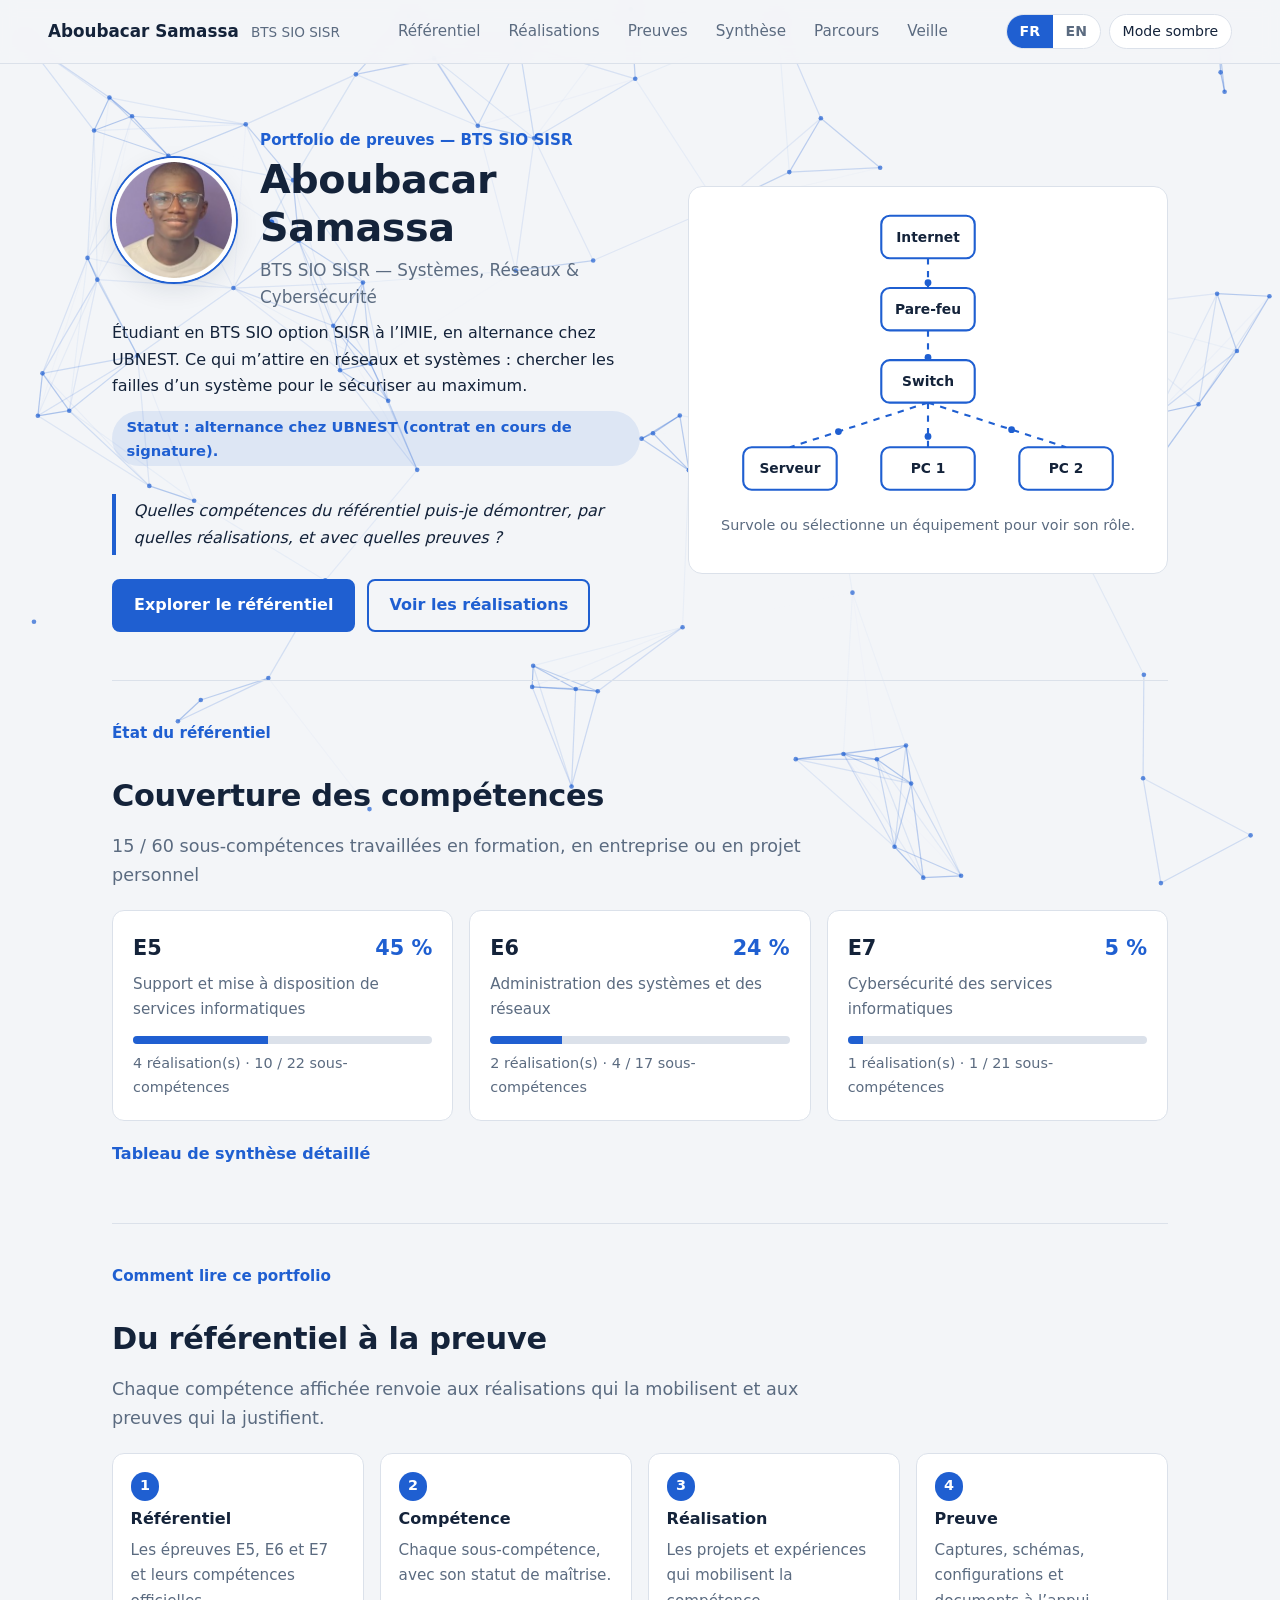
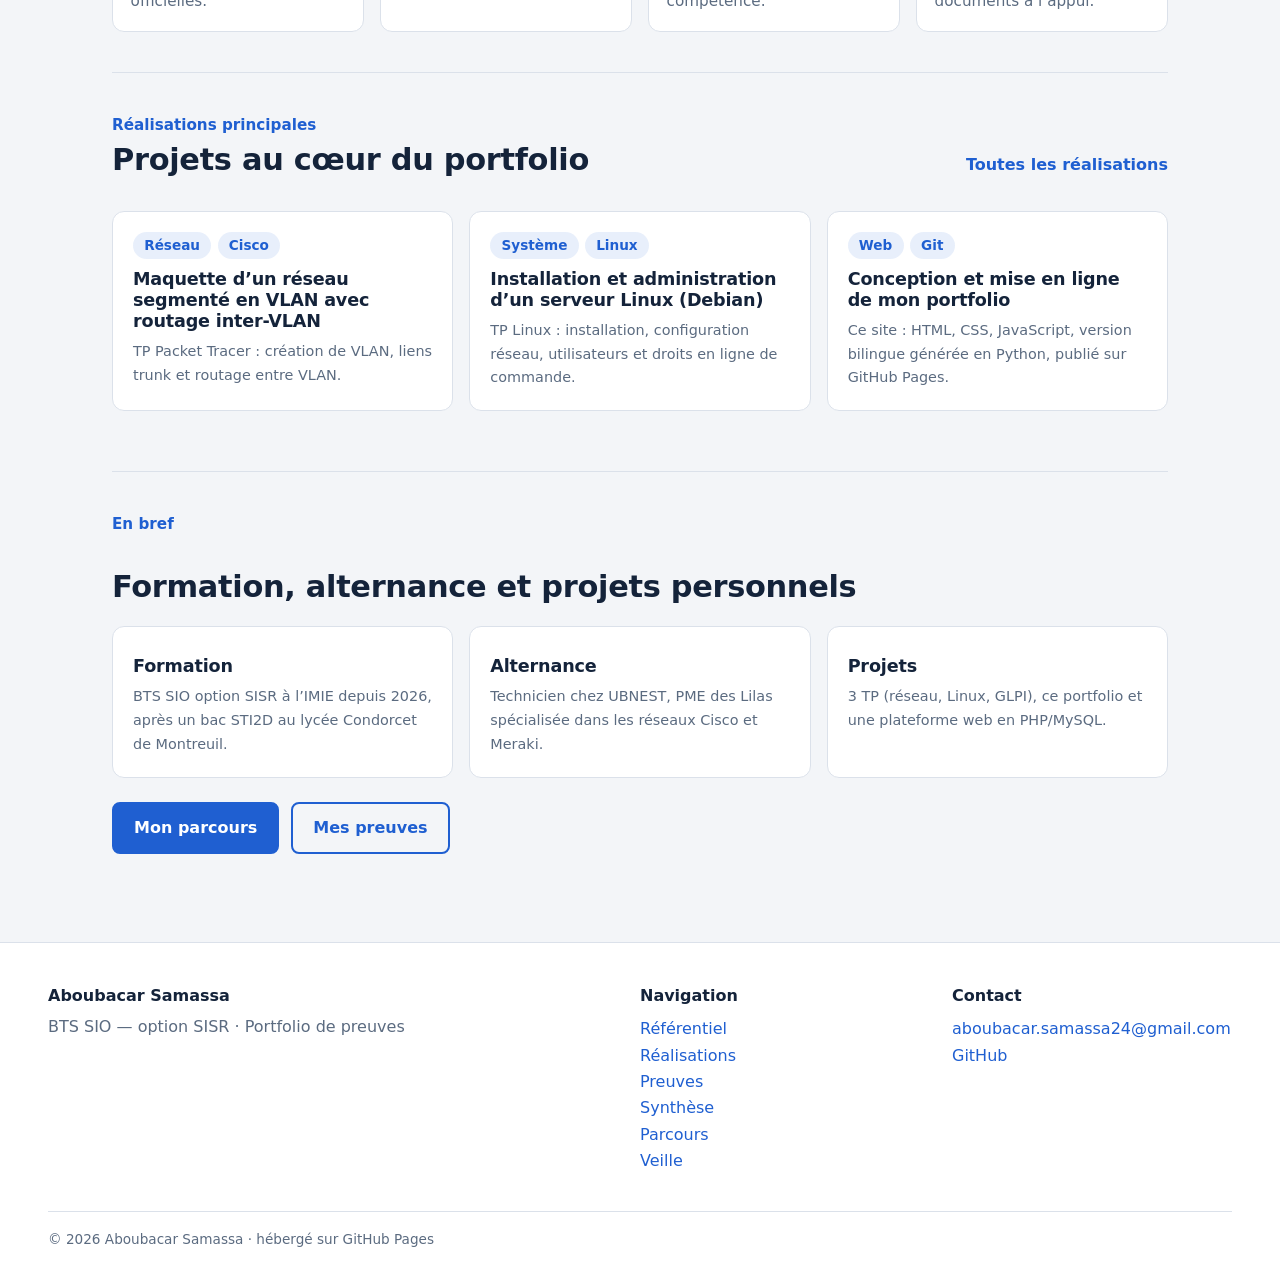
<file: index.html>
<!DOCTYPE html>
<html lang="fr" data-theme="light">
<head>
<meta charset="utf-8">
<meta name="viewport" content="width=device-width, initial-scale=1">
<title>Aboubacar Samassa — Portfolio BTS SIO SISR</title>
<meta name="description" content="Portfolio de preuves — BTS SIO SISR · Aboubacar Samassa">
<script>(function(){var d=document.documentElement;d.classList.add("js");try{var s=localStorage.getItem("theme");d.dataset.theme=s||(matchMedia("(prefers-color-scheme: dark)").matches?"dark":"light")}catch(e){}})()</script>
<link rel="stylesheet" href="style.css?v=5">
</head>
<body>
<canvas id="fond" aria-hidden="true"></canvas>
<div id="progression" aria-hidden="true"></div>
<a class="skip" href="#main">Aller au contenu</a>
<header class="topbar">
  <a class="marque" href="index.html">Aboubacar Samassa <span>BTS SIO SISR</span></a>
  <nav aria-label="Navigation principale"><ul><li><a href="referentiel.html">Référentiel</a></li><li><a href="realisations.html">Réalisations</a></li><li><a href="preuves.html">Preuves</a></li><li><a href="synthese.html">Synthèse</a></li><li><a href="parcours.html">Parcours</a></li><li><a href="veille.html">Veille</a></li></ul></nav>
  <div class="outils"><div class="langues" role="group" aria-label="Langue / Language"><span aria-current="true" title="Français">FR</span><a href="index-en.html" lang="en" hreflang="en" title="English">EN</a></div>
  <button class="outil" id="theme" type="button" aria-pressed="false">Mode sombre</button></div>
</header>
<main id="main">
<section class="hero">
  <div class="hero-texte">
    <div class="identite">
      <img class="portrait" src="photo.png" width="480" height="480" alt="Portrait d’Aboubacar Samassa">
      <div><p class="surtitre">Portfolio de preuves — BTS SIO SISR</p><h1>Aboubacar Samassa</h1><p class="accroche">BTS SIO SISR — Systèmes, Réseaux & Cybersécurité</p></div>
    </div>
    <p class="intro">Étudiant en BTS SIO option SISR à l’IMIE, en alternance chez UBNEST. Ce qui m’attire en réseaux et systèmes : chercher les failles d’un système pour le sécuriser au maximum.</p>
    <p class="statut">Statut : alternance chez UBNEST (contrat en cours de signature).</p>
    <blockquote>Quelles compétences du référentiel puis-je démontrer, par quelles réalisations, et avec quelles preuves ?</blockquote>
    <p class="actions"><a class="bouton" href="referentiel.html">Explorer le référentiel</a> <a class="bouton clair" href="realisations.html">Voir les réalisations</a></p>
  </div>
  <figure class="schema"><svg viewBox="0 0 420 285" role="group" aria-label="Schéma réseau interactif"><line class="lien" x1="210" y1="52" x2="210" y2="80"/><line class="lien" x1="210" y1="120" x2="210" y2="148"/><line class="lien" x1="210" y1="188" x2="80" y2="230"/><line class="lien" x1="210" y1="188" x2="210" y2="230"/><line class="lien" x1="210" y1="188" x2="340" y2="230"/><circle class="paquet" r="3.2"><animateMotion dur="2.2s" repeatCount="indefinite" path="M210 52 L210 80"/></circle><circle class="paquet" r="3.2"><animateMotion dur="2.0s" repeatCount="indefinite" path="M210 120 L210 148"/></circle><circle class="paquet" r="3.2"><animateMotion dur="2.8s" repeatCount="indefinite" path="M210 188 L80 230"/></circle><circle class="paquet" r="3.2"><animateMotion dur="2.4s" repeatCount="indefinite" path="M210 188 L210 230"/></circle><circle class="paquet" r="3.2"><animateMotion dur="3.0s" repeatCount="indefinite" path="M210 188 L340 230"/></circle><g class="noeud" tabindex="0" role="button" aria-label="Internet : le réseau public, d’où arrivent les flux entrants." data-desc="Internet : le réseau public, d’où arrivent les flux entrants."><rect x="166" y="12" width="88" height="40" rx="8"/><text x="210" y="32">Internet</text></g><g class="noeud" tabindex="0" role="button" aria-label="Pare-feu : filtre le trafic et protège le réseau interne." data-desc="Pare-feu : filtre le trafic et protège le réseau interne."><rect x="166" y="80" width="88" height="40" rx="8"/><text x="210" y="100">Pare-feu</text></g><g class="noeud" tabindex="0" role="button" aria-label="Switch : relie entre elles les machines du réseau local." data-desc="Switch : relie entre elles les machines du réseau local."><rect x="166" y="148" width="88" height="40" rx="8"/><text x="210" y="168">Switch</text></g><g class="noeud" tabindex="0" role="button" aria-label="Serveur : héberge les services (annuaire, fichiers, web…)." data-desc="Serveur : héberge les services (annuaire, fichiers, web…)."><rect x="36" y="230" width="88" height="40" rx="8"/><text x="80" y="250">Serveur</text></g><g class="noeud" tabindex="0" role="button" aria-label="Poste client : l’utilisateur accède aux services du réseau." data-desc="Poste client : l’utilisateur accède aux services du réseau."><rect x="166" y="230" width="88" height="40" rx="8"/><text x="210" y="250">PC 1</text></g><g class="noeud" tabindex="0" role="button" aria-label="Poste client : un autre utilisateur du même réseau local." data-desc="Poste client : un autre utilisateur du même réseau local."><rect x="296" y="230" width="88" height="40" rx="8"/><text x="340" y="250">PC 2</text></g></svg><figcaption id="legende" aria-live="polite">Survole ou sélectionne un équipement pour voir son rôle.</figcaption></figure>
</section>
<section class="section" id="couverture"><p class="surtitre">État du référentiel</p><h2>Couverture des compétences</h2>
  <p class="lead">15 / 60 sous-compétences travaillées en formation, en entreprise ou en projet personnel</p><div class="cartes"><a class="carte" href="referentiel.html#e5">
      <div class="carte-tete"><strong>E5</strong><span class="pct">45 %</span></div><p class="carte-titre">Support et mise à disposition de services informatiques</p>
      <div class="barre" role="img" aria-label="E5 : 45 %"><i style="width:45%"></i></div>
      <p class="petit">4 réalisation(s) · 10 / 22 sous-compétences</p></a><a class="carte" href="referentiel.html#e6">
      <div class="carte-tete"><strong>E6</strong><span class="pct">24 %</span></div><p class="carte-titre">Administration des systèmes et des réseaux</p>
      <div class="barre" role="img" aria-label="E6 : 24 %"><i style="width:24%"></i></div>
      <p class="petit">2 réalisation(s) · 4 / 17 sous-compétences</p></a><a class="carte" href="referentiel.html#e7">
      <div class="carte-tete"><strong>E7</strong><span class="pct">5 %</span></div><p class="carte-titre">Cybersécurité des services informatiques</p>
      <div class="barre" role="img" aria-label="E7 : 5 %"><i style="width:5%"></i></div>
      <p class="petit">1 réalisation(s) · 1 / 21 sous-compétences</p></a></div>
  <p><a class="lien-fort" href="synthese.html">Tableau de synthèse détaillé</a></p></section>
<section class="section"><p class="surtitre">Comment lire ce portfolio</p><h2>Du référentiel à la preuve</h2>
  <p class="lead">Chaque compétence affichée renvoie aux réalisations qui la mobilisent et aux preuves qui la justifient.</p><ol class="etapes"><li><strong>Référentiel</strong><span>Les épreuves E5, E6 et E7 et leurs compétences officielles.</span></li><li><strong>Compétence</strong><span>Chaque sous-compétence, avec son statut de maîtrise.</span></li><li><strong>Réalisation</strong><span>Les projets et expériences qui mobilisent la compétence.</span></li><li><strong>Preuve</strong><span>Captures, schémas, configurations et documents à l’appui.</span></li></ol></section>
<section class="section"><p class="surtitre">Réalisations principales</p>
  <div class="entete-ligne"><h2>Projets au cœur du portfolio</h2><a class="lien-fort" href="realisations.html">Toutes les réalisations</a></div>
  <div class="cartes"><a class="carte" href="realisations.html#tp-vlan"><div class="tags"><span class="tag">Réseau</span><span class="tag">Cisco</span></div><h3>Maquette d’un réseau segmenté en VLAN avec routage inter-VLAN</h3><p class="petit">TP Packet Tracer : création de VLAN, liens trunk et routage entre VLAN.</p></a><a class="carte" href="realisations.html#tp-linux"><div class="tags"><span class="tag">Système</span><span class="tag">Linux</span></div><h3>Installation et administration d’un serveur Linux (Debian)</h3><p class="petit">TP Linux : installation, configuration réseau, utilisateurs et droits en ligne de commande.</p></a><a class="carte" href="realisations.html#portfolio"><div class="tags"><span class="tag">Web</span><span class="tag">Git</span></div><h3>Conception et mise en ligne de mon portfolio</h3><p class="petit">Ce site : HTML, CSS, JavaScript, version bilingue générée en Python, publié sur GitHub Pages.</p></a></div></section>
<section class="section"><p class="surtitre">En bref</p><h2>Formation, alternance et projets personnels</h2>
  <div class="cartes"><a class="carte" href="parcours.html"><h3>Formation</h3><p class="petit">BTS SIO option SISR à l’IMIE depuis 2026, après un bac STI2D au lycée Condorcet de Montreuil.</p></a><a class="carte" href="parcours.html"><h3>Alternance</h3><p class="petit">Technicien chez UBNEST, PME des Lilas spécialisée dans les réseaux Cisco et Meraki.</p></a><a class="carte" href="realisations.html"><h3>Projets</h3><p class="petit">3 TP (réseau, Linux, GLPI), ce portfolio et une plateforme web en PHP/MySQL.</p></a></div>
  <p class="actions"><a class="bouton" href="parcours.html">Mon parcours</a> <a class="bouton clair" href="preuves.html">Mes preuves</a></p></section>
</main>
<footer class="pied">
  <div><strong>Aboubacar Samassa</strong><p>BTS SIO — option SISR · Portfolio de preuves</p></div>
  <div><strong>Navigation</strong><ul><li><a href="referentiel.html">Référentiel</a></li><li><a href="realisations.html">Réalisations</a></li><li><a href="preuves.html">Preuves</a></li><li><a href="synthese.html">Synthèse</a></li><li><a href="parcours.html">Parcours</a></li><li><a href="veille.html">Veille</a></li></ul></div>
  <div><strong>Contact</strong><ul><li><a href="mailto:aboubacar.samassa24@gmail.com">aboubacar.samassa24@gmail.com</a></li><li><a href="https://github.com/Ubasams24">GitHub</a></li></ul></div>
  <p class="copy">© 2026 Aboubacar Samassa · hébergé sur GitHub Pages</p>
</footer>
<script src="script.js?v=5"></script>
<script src="fond.js?v=5"></script>
</body>
</html>
</file>
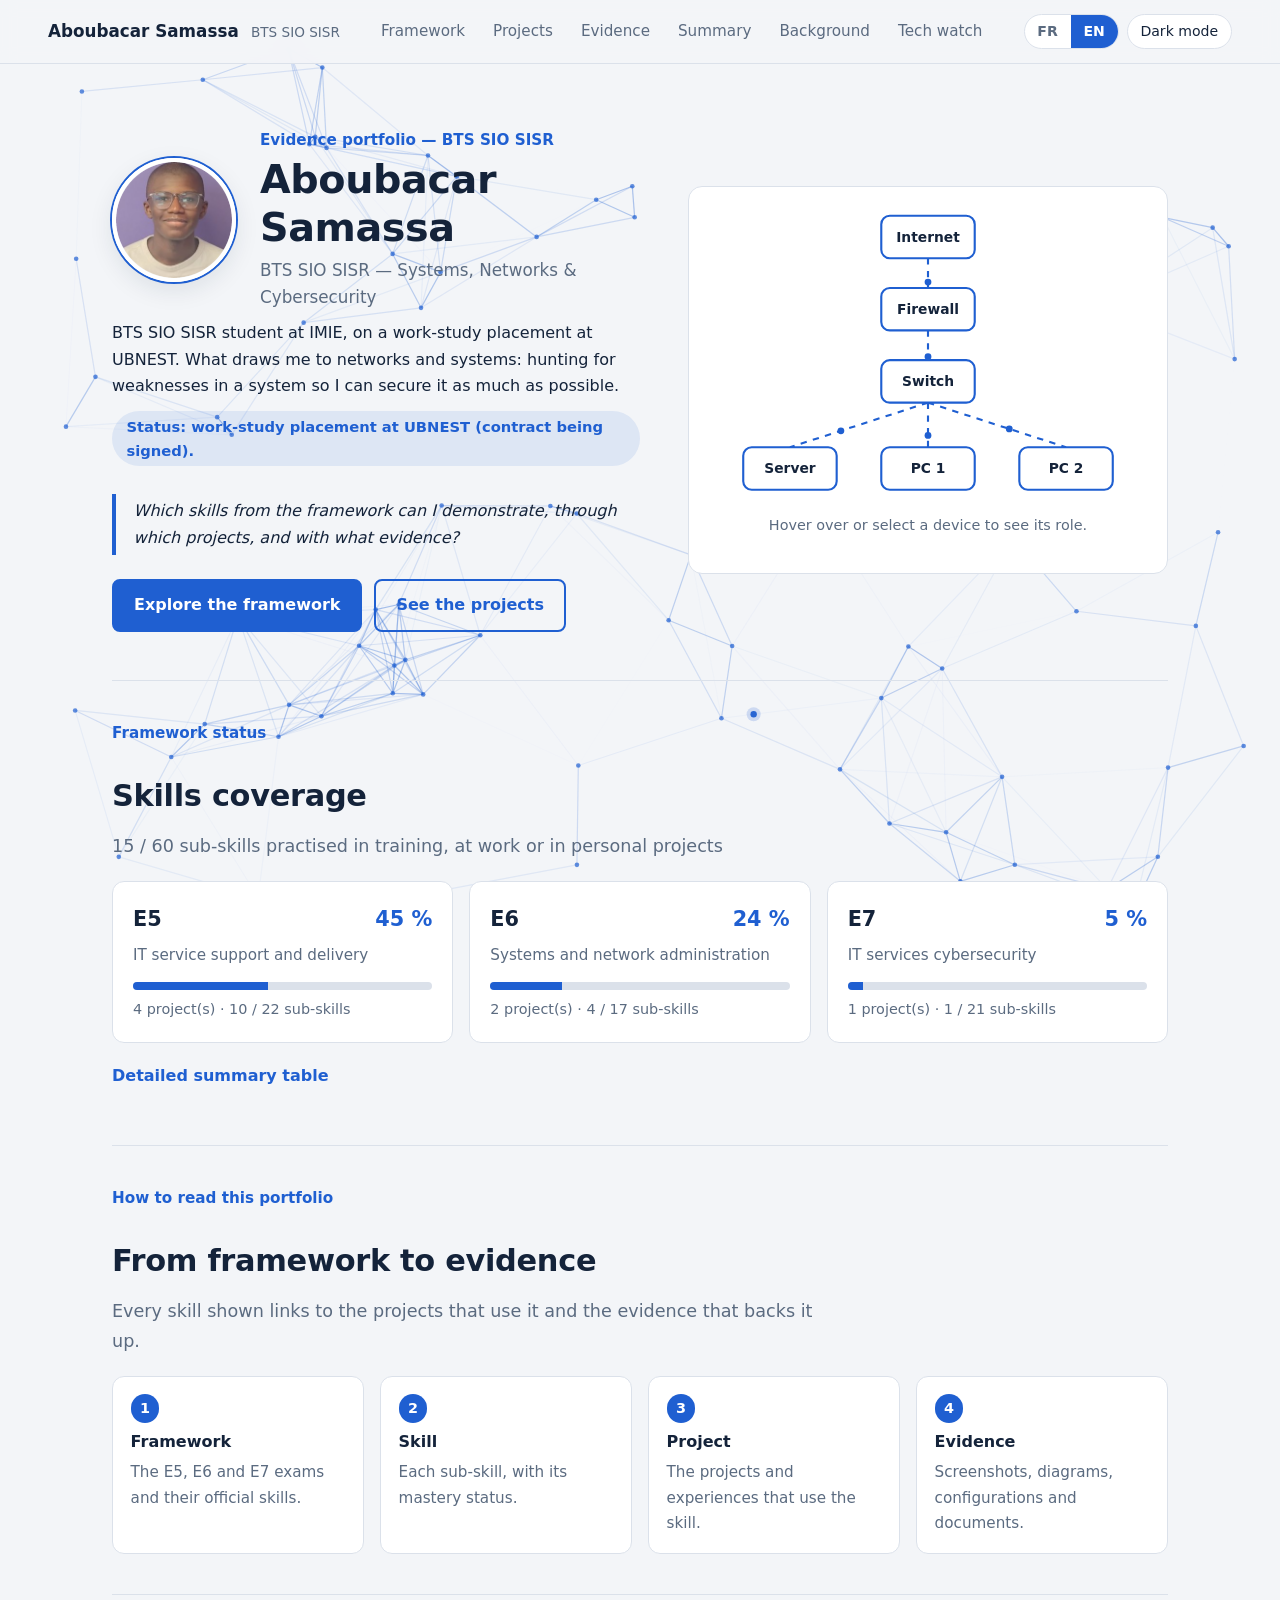
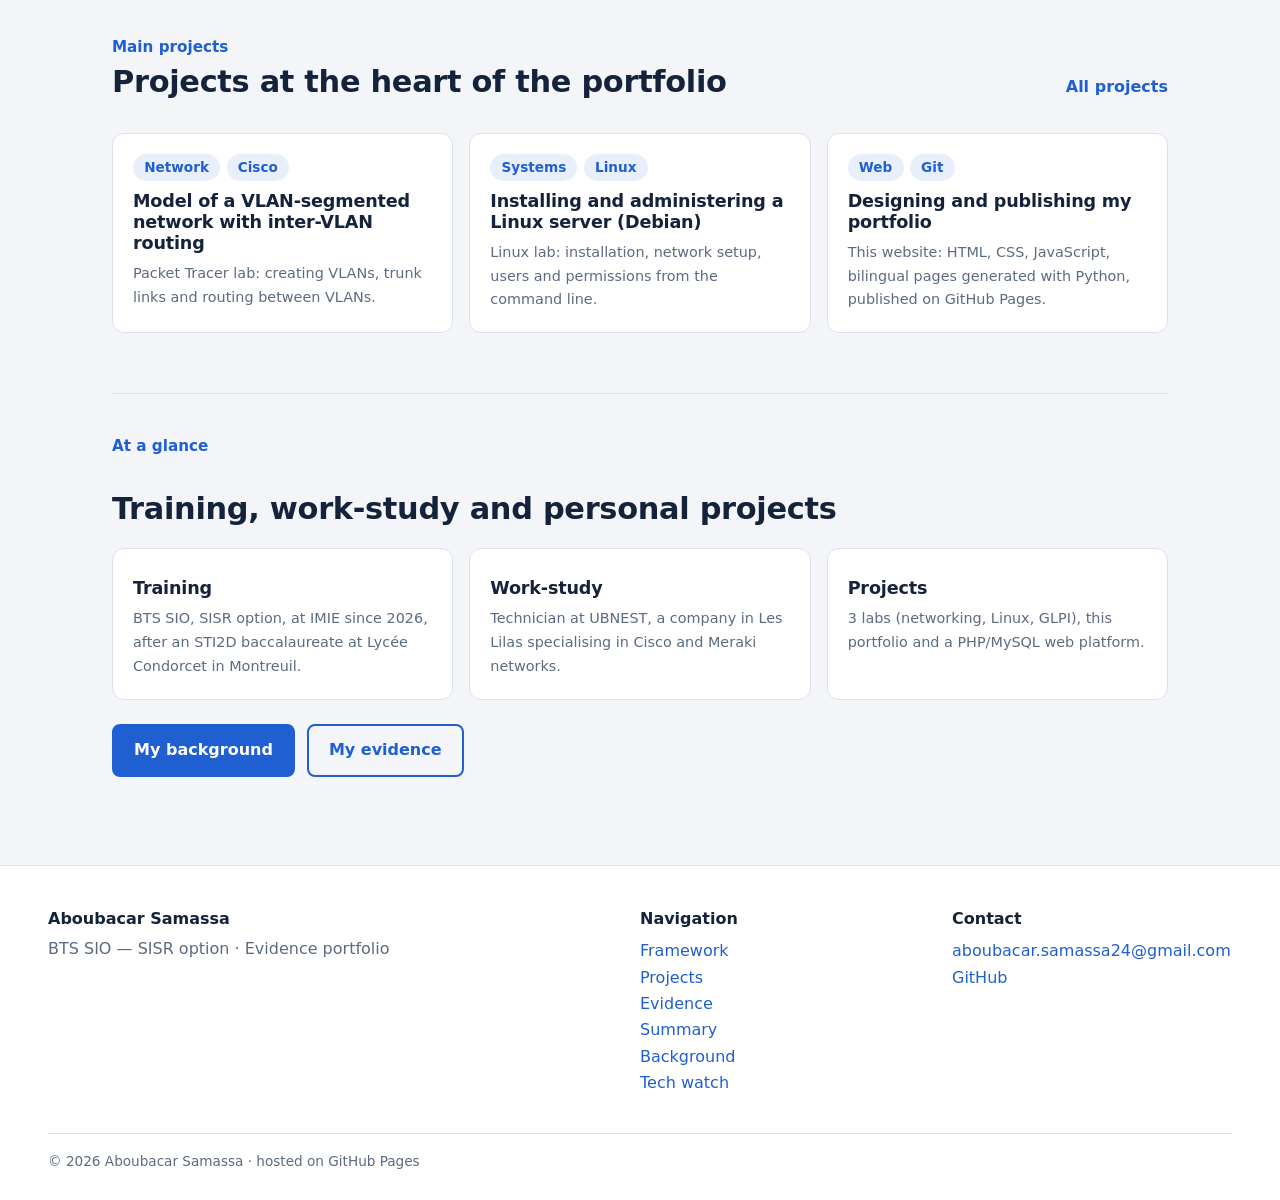
<file: index-en.html>
<!DOCTYPE html>
<html lang="en" data-theme="light">
<head>
<meta charset="utf-8">
<meta name="viewport" content="width=device-width, initial-scale=1">
<title>Aboubacar Samassa — Portfolio BTS SIO SISR</title>
<meta name="description" content="Evidence portfolio — BTS SIO SISR · Aboubacar Samassa">
<script>(function(){var d=document.documentElement;d.classList.add("js");try{var s=localStorage.getItem("theme");d.dataset.theme=s||(matchMedia("(prefers-color-scheme: dark)").matches?"dark":"light")}catch(e){}})()</script>
<link rel="stylesheet" href="style.css?v=5">
</head>
<body>
<canvas id="fond" aria-hidden="true"></canvas>
<div id="progression" aria-hidden="true"></div>
<a class="skip" href="#main">Skip to content</a>
<header class="topbar">
  <a class="marque" href="index-en.html">Aboubacar Samassa <span>BTS SIO SISR</span></a>
  <nav aria-label="Main navigation"><ul><li><a href="referentiel-en.html">Framework</a></li><li><a href="realisations-en.html">Projects</a></li><li><a href="preuves-en.html">Evidence</a></li><li><a href="synthese-en.html">Summary</a></li><li><a href="parcours-en.html">Background</a></li><li><a href="veille-en.html">Tech watch</a></li></ul></nav>
  <div class="outils"><div class="langues" role="group" aria-label="Langue / Language"><a href="index.html" lang="fr" hreflang="fr" title="Français">FR</a><span aria-current="true" title="English">EN</span></div>
  <button class="outil" id="theme" type="button" aria-pressed="false">Dark mode</button></div>
</header>
<main id="main">
<section class="hero">
  <div class="hero-texte">
    <div class="identite">
      <img class="portrait" src="photo.png" width="480" height="480" alt="Portrait of Aboubacar Samassa">
      <div><p class="surtitre">Evidence portfolio — BTS SIO SISR</p><h1>Aboubacar Samassa</h1><p class="accroche">BTS SIO SISR — Systems, Networks & Cybersecurity</p></div>
    </div>
    <p class="intro">BTS SIO SISR student at IMIE, on a work-study placement at UBNEST. What draws me to networks and systems: hunting for weaknesses in a system so I can secure it as much as possible.</p>
    <p class="statut">Status: work-study placement at UBNEST (contract being signed).</p>
    <blockquote>Which skills from the framework can I demonstrate, through which projects, and with what evidence?</blockquote>
    <p class="actions"><a class="bouton" href="referentiel-en.html">Explore the framework</a> <a class="bouton clair" href="realisations-en.html">See the projects</a></p>
  </div>
  <figure class="schema"><svg viewBox="0 0 420 285" role="group" aria-label="Interactive network diagram"><line class="lien" x1="210" y1="52" x2="210" y2="80"/><line class="lien" x1="210" y1="120" x2="210" y2="148"/><line class="lien" x1="210" y1="188" x2="80" y2="230"/><line class="lien" x1="210" y1="188" x2="210" y2="230"/><line class="lien" x1="210" y1="188" x2="340" y2="230"/><circle class="paquet" r="3.2"><animateMotion dur="2.2s" repeatCount="indefinite" path="M210 52 L210 80"/></circle><circle class="paquet" r="3.2"><animateMotion dur="2.0s" repeatCount="indefinite" path="M210 120 L210 148"/></circle><circle class="paquet" r="3.2"><animateMotion dur="2.8s" repeatCount="indefinite" path="M210 188 L80 230"/></circle><circle class="paquet" r="3.2"><animateMotion dur="2.4s" repeatCount="indefinite" path="M210 188 L210 230"/></circle><circle class="paquet" r="3.2"><animateMotion dur="3.0s" repeatCount="indefinite" path="M210 188 L340 230"/></circle><g class="noeud" tabindex="0" role="button" aria-label="Internet: the public network, where incoming traffic comes from." data-desc="Internet: the public network, where incoming traffic comes from."><rect x="166" y="12" width="88" height="40" rx="8"/><text x="210" y="32">Internet</text></g><g class="noeud" tabindex="0" role="button" aria-label="Firewall: filters traffic and protects the internal network." data-desc="Firewall: filters traffic and protects the internal network."><rect x="166" y="80" width="88" height="40" rx="8"/><text x="210" y="100">Firewall</text></g><g class="noeud" tabindex="0" role="button" aria-label="Switch: connects the machines of the local network together." data-desc="Switch: connects the machines of the local network together."><rect x="166" y="148" width="88" height="40" rx="8"/><text x="210" y="168">Switch</text></g><g class="noeud" tabindex="0" role="button" aria-label="Server: hosts services (directory, files, web…)." data-desc="Server: hosts services (directory, files, web…)."><rect x="36" y="230" width="88" height="40" rx="8"/><text x="80" y="250">Server</text></g><g class="noeud" tabindex="0" role="button" aria-label="Client workstation: a user reaching the network’s services." data-desc="Client workstation: a user reaching the network’s services."><rect x="166" y="230" width="88" height="40" rx="8"/><text x="210" y="250">PC 1</text></g><g class="noeud" tabindex="0" role="button" aria-label="Client workstation: another user on the same local network." data-desc="Client workstation: another user on the same local network."><rect x="296" y="230" width="88" height="40" rx="8"/><text x="340" y="250">PC 2</text></g></svg><figcaption id="legende" aria-live="polite">Hover over or select a device to see its role.</figcaption></figure>
</section>
<section class="section" id="couverture"><p class="surtitre">Framework status</p><h2>Skills coverage</h2>
  <p class="lead">15 / 60 sub-skills practised in training, at work or in personal projects</p><div class="cartes"><a class="carte" href="referentiel-en.html#e5">
      <div class="carte-tete"><strong>E5</strong><span class="pct">45 %</span></div><p class="carte-titre">IT service support and delivery</p>
      <div class="barre" role="img" aria-label="E5 : 45 %"><i style="width:45%"></i></div>
      <p class="petit">4 project(s) · 10 / 22 sub-skills</p></a><a class="carte" href="referentiel-en.html#e6">
      <div class="carte-tete"><strong>E6</strong><span class="pct">24 %</span></div><p class="carte-titre">Systems and network administration</p>
      <div class="barre" role="img" aria-label="E6 : 24 %"><i style="width:24%"></i></div>
      <p class="petit">2 project(s) · 4 / 17 sub-skills</p></a><a class="carte" href="referentiel-en.html#e7">
      <div class="carte-tete"><strong>E7</strong><span class="pct">5 %</span></div><p class="carte-titre">IT services cybersecurity</p>
      <div class="barre" role="img" aria-label="E7 : 5 %"><i style="width:5%"></i></div>
      <p class="petit">1 project(s) · 1 / 21 sub-skills</p></a></div>
  <p><a class="lien-fort" href="synthese-en.html">Detailed summary table</a></p></section>
<section class="section"><p class="surtitre">How to read this portfolio</p><h2>From framework to evidence</h2>
  <p class="lead">Every skill shown links to the projects that use it and the evidence that backs it up.</p><ol class="etapes"><li><strong>Framework</strong><span>The E5, E6 and E7 exams and their official skills.</span></li><li><strong>Skill</strong><span>Each sub-skill, with its mastery status.</span></li><li><strong>Project</strong><span>The projects and experiences that use the skill.</span></li><li><strong>Evidence</strong><span>Screenshots, diagrams, configurations and documents.</span></li></ol></section>
<section class="section"><p class="surtitre">Main projects</p>
  <div class="entete-ligne"><h2>Projects at the heart of the portfolio</h2><a class="lien-fort" href="realisations-en.html">All projects</a></div>
  <div class="cartes"><a class="carte" href="realisations-en.html#tp-vlan"><div class="tags"><span class="tag">Network</span><span class="tag">Cisco</span></div><h3>Model of a VLAN-segmented network with inter-VLAN routing</h3><p class="petit">Packet Tracer lab: creating VLANs, trunk links and routing between VLANs.</p></a><a class="carte" href="realisations-en.html#tp-linux"><div class="tags"><span class="tag">Systems</span><span class="tag">Linux</span></div><h3>Installing and administering a Linux server (Debian)</h3><p class="petit">Linux lab: installation, network setup, users and permissions from the command line.</p></a><a class="carte" href="realisations-en.html#portfolio"><div class="tags"><span class="tag">Web</span><span class="tag">Git</span></div><h3>Designing and publishing my portfolio</h3><p class="petit">This website: HTML, CSS, JavaScript, bilingual pages generated with Python, published on GitHub Pages.</p></a></div></section>
<section class="section"><p class="surtitre">At a glance</p><h2>Training, work-study and personal projects</h2>
  <div class="cartes"><a class="carte" href="parcours-en.html"><h3>Training</h3><p class="petit">BTS SIO, SISR option, at IMIE since 2026, after an STI2D baccalaureate at Lycée Condorcet in Montreuil.</p></a><a class="carte" href="parcours-en.html"><h3>Work-study</h3><p class="petit">Technician at UBNEST, a company in Les Lilas specialising in Cisco and Meraki networks.</p></a><a class="carte" href="realisations-en.html"><h3>Projects</h3><p class="petit">3 labs (networking, Linux, GLPI), this portfolio and a PHP/MySQL web platform.</p></a></div>
  <p class="actions"><a class="bouton" href="parcours-en.html">My background</a> <a class="bouton clair" href="preuves-en.html">My evidence</a></p></section>
</main>
<footer class="pied">
  <div><strong>Aboubacar Samassa</strong><p>BTS SIO — SISR option · Evidence portfolio</p></div>
  <div><strong>Navigation</strong><ul><li><a href="referentiel-en.html">Framework</a></li><li><a href="realisations-en.html">Projects</a></li><li><a href="preuves-en.html">Evidence</a></li><li><a href="synthese-en.html">Summary</a></li><li><a href="parcours-en.html">Background</a></li><li><a href="veille-en.html">Tech watch</a></li></ul></div>
  <div><strong>Contact</strong><ul><li><a href="mailto:aboubacar.samassa24@gmail.com">aboubacar.samassa24@gmail.com</a></li><li><a href="https://github.com/Ubasams24">GitHub</a></li></ul></div>
  <p class="copy">© 2026 Aboubacar Samassa · hosted on GitHub Pages</p>
</footer>
<script src="script.js?v=5"></script>
<script src="fond.js?v=5"></script>
</body>
</html>
</file>
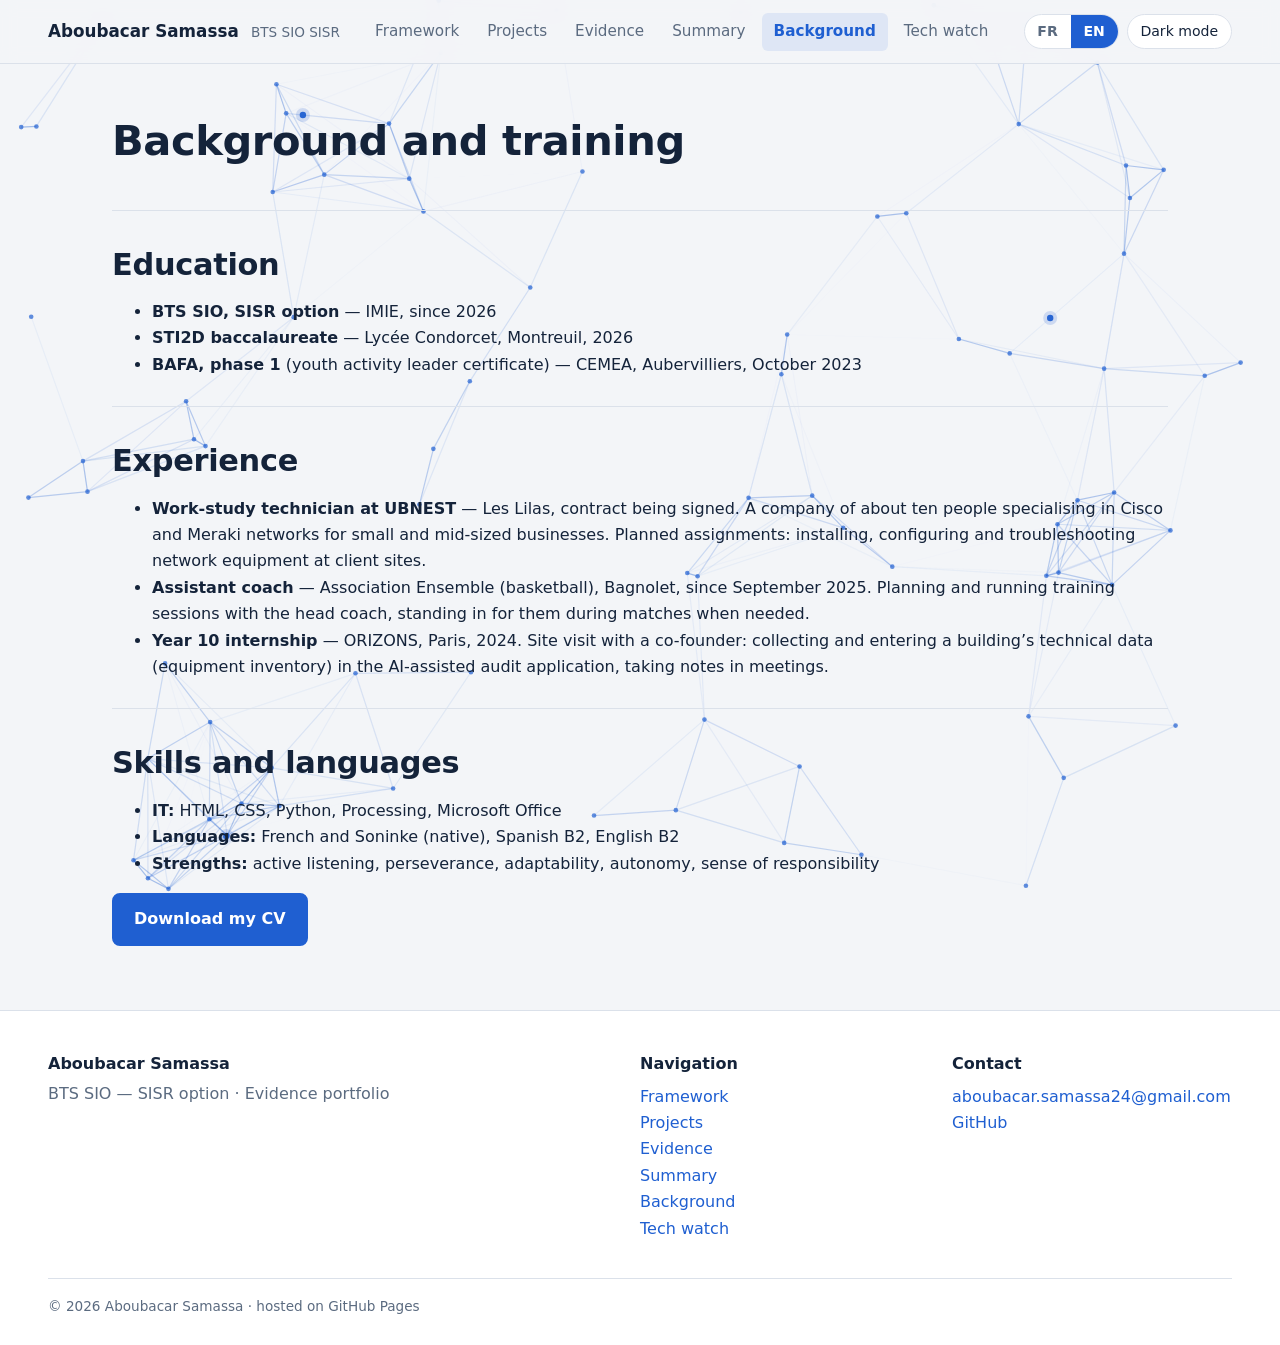
<file: parcours-en.html>
<!DOCTYPE html>
<html lang="en" data-theme="light">
<head>
<meta charset="utf-8">
<meta name="viewport" content="width=device-width, initial-scale=1">
<title>Background and training — Aboubacar Samassa</title>
<meta name="description" content="Evidence portfolio — BTS SIO SISR · Aboubacar Samassa">
<script>(function(){var d=document.documentElement;d.classList.add("js");try{var s=localStorage.getItem("theme");d.dataset.theme=s||(matchMedia("(prefers-color-scheme: dark)").matches?"dark":"light")}catch(e){}})()</script>
<link rel="stylesheet" href="style.css?v=5">
</head>
<body>
<canvas id="fond" aria-hidden="true"></canvas>
<div id="progression" aria-hidden="true"></div>
<a class="skip" href="#main">Skip to content</a>
<header class="topbar">
  <a class="marque" href="index-en.html">Aboubacar Samassa <span>BTS SIO SISR</span></a>
  <nav aria-label="Main navigation"><ul><li><a href="referentiel-en.html">Framework</a></li><li><a href="realisations-en.html">Projects</a></li><li><a href="preuves-en.html">Evidence</a></li><li><a href="synthese-en.html">Summary</a></li><li><a href="parcours-en.html" aria-current="page">Background</a></li><li><a href="veille-en.html">Tech watch</a></li></ul></nav>
  <div class="outils"><div class="langues" role="group" aria-label="Langue / Language"><a href="parcours.html" lang="fr" hreflang="fr" title="Français">FR</a><span aria-current="true" title="English">EN</span></div>
  <button class="outil" id="theme" type="button" aria-pressed="false">Dark mode</button></div>
</header>
<main id="main"><section class="entete-page"><h1>Background and training</h1></section><div class="contenu"><section class="bloc"><h2>Education</h2><ul><li><strong>BTS SIO, SISR option</strong> — IMIE, since 2026</li><li><strong>STI2D baccalaureate</strong> — Lycée Condorcet, Montreuil, 2026</li><li><strong>BAFA, phase 1</strong> (youth activity leader certificate) — CEMEA, Aubervilliers, October 2023</li></ul></section><section class="bloc"><h2>Experience</h2><ul><li><strong>Work-study technician at UBNEST</strong> — Les Lilas, contract being signed. A company of about ten people specialising in Cisco and Meraki networks for small and mid-sized businesses. Planned assignments: installing, configuring and troubleshooting network equipment at client sites.</li><li><strong>Assistant coach</strong> — Association Ensemble (basketball), Bagnolet, since September 2025. Planning and running training sessions with the head coach, standing in for them during matches when needed.</li><li><strong>Year 10 internship</strong> — ORIZONS, Paris, 2024. Site visit with a co-founder: collecting and entering a building’s technical data (equipment inventory) in the AI-assisted audit application, taking notes in meetings.</li></ul></section><section class="bloc"><h2>Skills and languages</h2><ul><li><strong>IT:</strong> HTML, CSS, Python, Processing, Microsoft Office</li><li><strong>Languages:</strong> French and Soninke (native), Spanish B2, English B2</li><li><strong>Strengths:</strong> active listening, perseverance, adaptability, autonomy, sense of responsibility</li></ul></section><p><a class="bouton" href="cv-aboubacar-samassa.pdf" download>Download my CV</a></p></div></main>
<footer class="pied">
  <div><strong>Aboubacar Samassa</strong><p>BTS SIO — SISR option · Evidence portfolio</p></div>
  <div><strong>Navigation</strong><ul><li><a href="referentiel-en.html">Framework</a></li><li><a href="realisations-en.html">Projects</a></li><li><a href="preuves-en.html">Evidence</a></li><li><a href="synthese-en.html">Summary</a></li><li><a href="parcours-en.html">Background</a></li><li><a href="veille-en.html">Tech watch</a></li></ul></div>
  <div><strong>Contact</strong><ul><li><a href="mailto:aboubacar.samassa24@gmail.com">aboubacar.samassa24@gmail.com</a></li><li><a href="https://github.com/Ubasams24">GitHub</a></li></ul></div>
  <p class="copy">© 2026 Aboubacar Samassa · hosted on GitHub Pages</p>
</footer>
<script src="script.js?v=5"></script>
<script src="fond.js?v=5"></script>
</body>
</html>
</file>
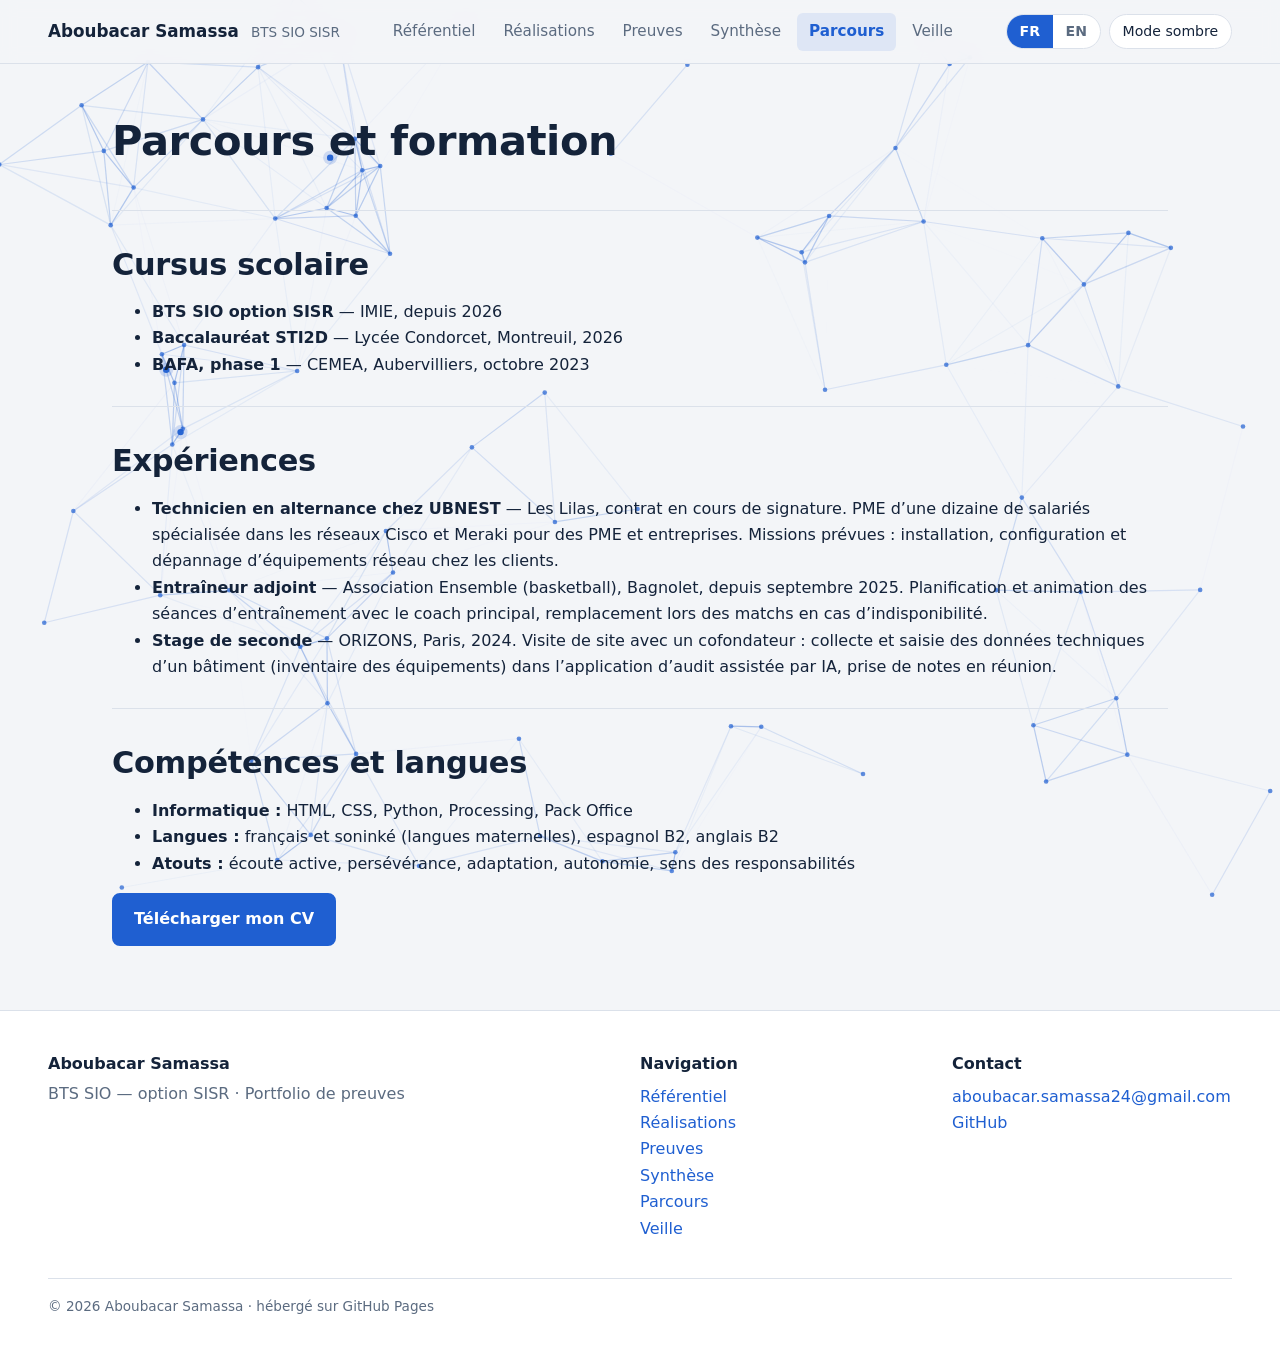
<file: parcours.html>
<!DOCTYPE html>
<html lang="fr" data-theme="light">
<head>
<meta charset="utf-8">
<meta name="viewport" content="width=device-width, initial-scale=1">
<title>Parcours et formation — Aboubacar Samassa</title>
<meta name="description" content="Portfolio de preuves — BTS SIO SISR · Aboubacar Samassa">
<script>(function(){var d=document.documentElement;d.classList.add("js");try{var s=localStorage.getItem("theme");d.dataset.theme=s||(matchMedia("(prefers-color-scheme: dark)").matches?"dark":"light")}catch(e){}})()</script>
<link rel="stylesheet" href="style.css?v=5">
</head>
<body>
<canvas id="fond" aria-hidden="true"></canvas>
<div id="progression" aria-hidden="true"></div>
<a class="skip" href="#main">Aller au contenu</a>
<header class="topbar">
  <a class="marque" href="index.html">Aboubacar Samassa <span>BTS SIO SISR</span></a>
  <nav aria-label="Navigation principale"><ul><li><a href="referentiel.html">Référentiel</a></li><li><a href="realisations.html">Réalisations</a></li><li><a href="preuves.html">Preuves</a></li><li><a href="synthese.html">Synthèse</a></li><li><a href="parcours.html" aria-current="page">Parcours</a></li><li><a href="veille.html">Veille</a></li></ul></nav>
  <div class="outils"><div class="langues" role="group" aria-label="Langue / Language"><span aria-current="true" title="Français">FR</span><a href="parcours-en.html" lang="en" hreflang="en" title="English">EN</a></div>
  <button class="outil" id="theme" type="button" aria-pressed="false">Mode sombre</button></div>
</header>
<main id="main"><section class="entete-page"><h1>Parcours et formation</h1></section><div class="contenu"><section class="bloc"><h2>Cursus scolaire</h2><ul><li><strong>BTS SIO option SISR</strong> — IMIE, depuis 2026</li><li><strong>Baccalauréat STI2D</strong> — Lycée Condorcet, Montreuil, 2026</li><li><strong>BAFA, phase 1</strong> — CEMEA, Aubervilliers, octobre 2023</li></ul></section><section class="bloc"><h2>Expériences</h2><ul><li><strong>Technicien en alternance chez UBNEST</strong> — Les Lilas, contrat en cours de signature. PME d’une dizaine de salariés spécialisée dans les réseaux Cisco et Meraki pour des PME et entreprises. Missions prévues : installation, configuration et dépannage d’équipements réseau chez les clients.</li><li><strong>Entraîneur adjoint</strong> — Association Ensemble (basketball), Bagnolet, depuis septembre 2025. Planification et animation des séances d’entraînement avec le coach principal, remplacement lors des matchs en cas d’indisponibilité.</li><li><strong>Stage de seconde</strong> — ORIZONS, Paris, 2024. Visite de site avec un cofondateur : collecte et saisie des données techniques d’un bâtiment (inventaire des équipements) dans l’application d’audit assistée par IA, prise de notes en réunion.</li></ul></section><section class="bloc"><h2>Compétences et langues</h2><ul><li><strong>Informatique :</strong> HTML, CSS, Python, Processing, Pack Office</li><li><strong>Langues :</strong> français et soninké (langues maternelles), espagnol B2, anglais B2</li><li><strong>Atouts :</strong> écoute active, persévérance, adaptation, autonomie, sens des responsabilités</li></ul></section><p><a class="bouton" href="cv-aboubacar-samassa.pdf" download>Télécharger mon CV</a></p></div></main>
<footer class="pied">
  <div><strong>Aboubacar Samassa</strong><p>BTS SIO — option SISR · Portfolio de preuves</p></div>
  <div><strong>Navigation</strong><ul><li><a href="referentiel.html">Référentiel</a></li><li><a href="realisations.html">Réalisations</a></li><li><a href="preuves.html">Preuves</a></li><li><a href="synthese.html">Synthèse</a></li><li><a href="parcours.html">Parcours</a></li><li><a href="veille.html">Veille</a></li></ul></div>
  <div><strong>Contact</strong><ul><li><a href="mailto:aboubacar.samassa24@gmail.com">aboubacar.samassa24@gmail.com</a></li><li><a href="https://github.com/Ubasams24">GitHub</a></li></ul></div>
  <p class="copy">© 2026 Aboubacar Samassa · hébergé sur GitHub Pages</p>
</footer>
<script src="script.js?v=5"></script>
<script src="fond.js?v=5"></script>
</body>
</html>
</file>
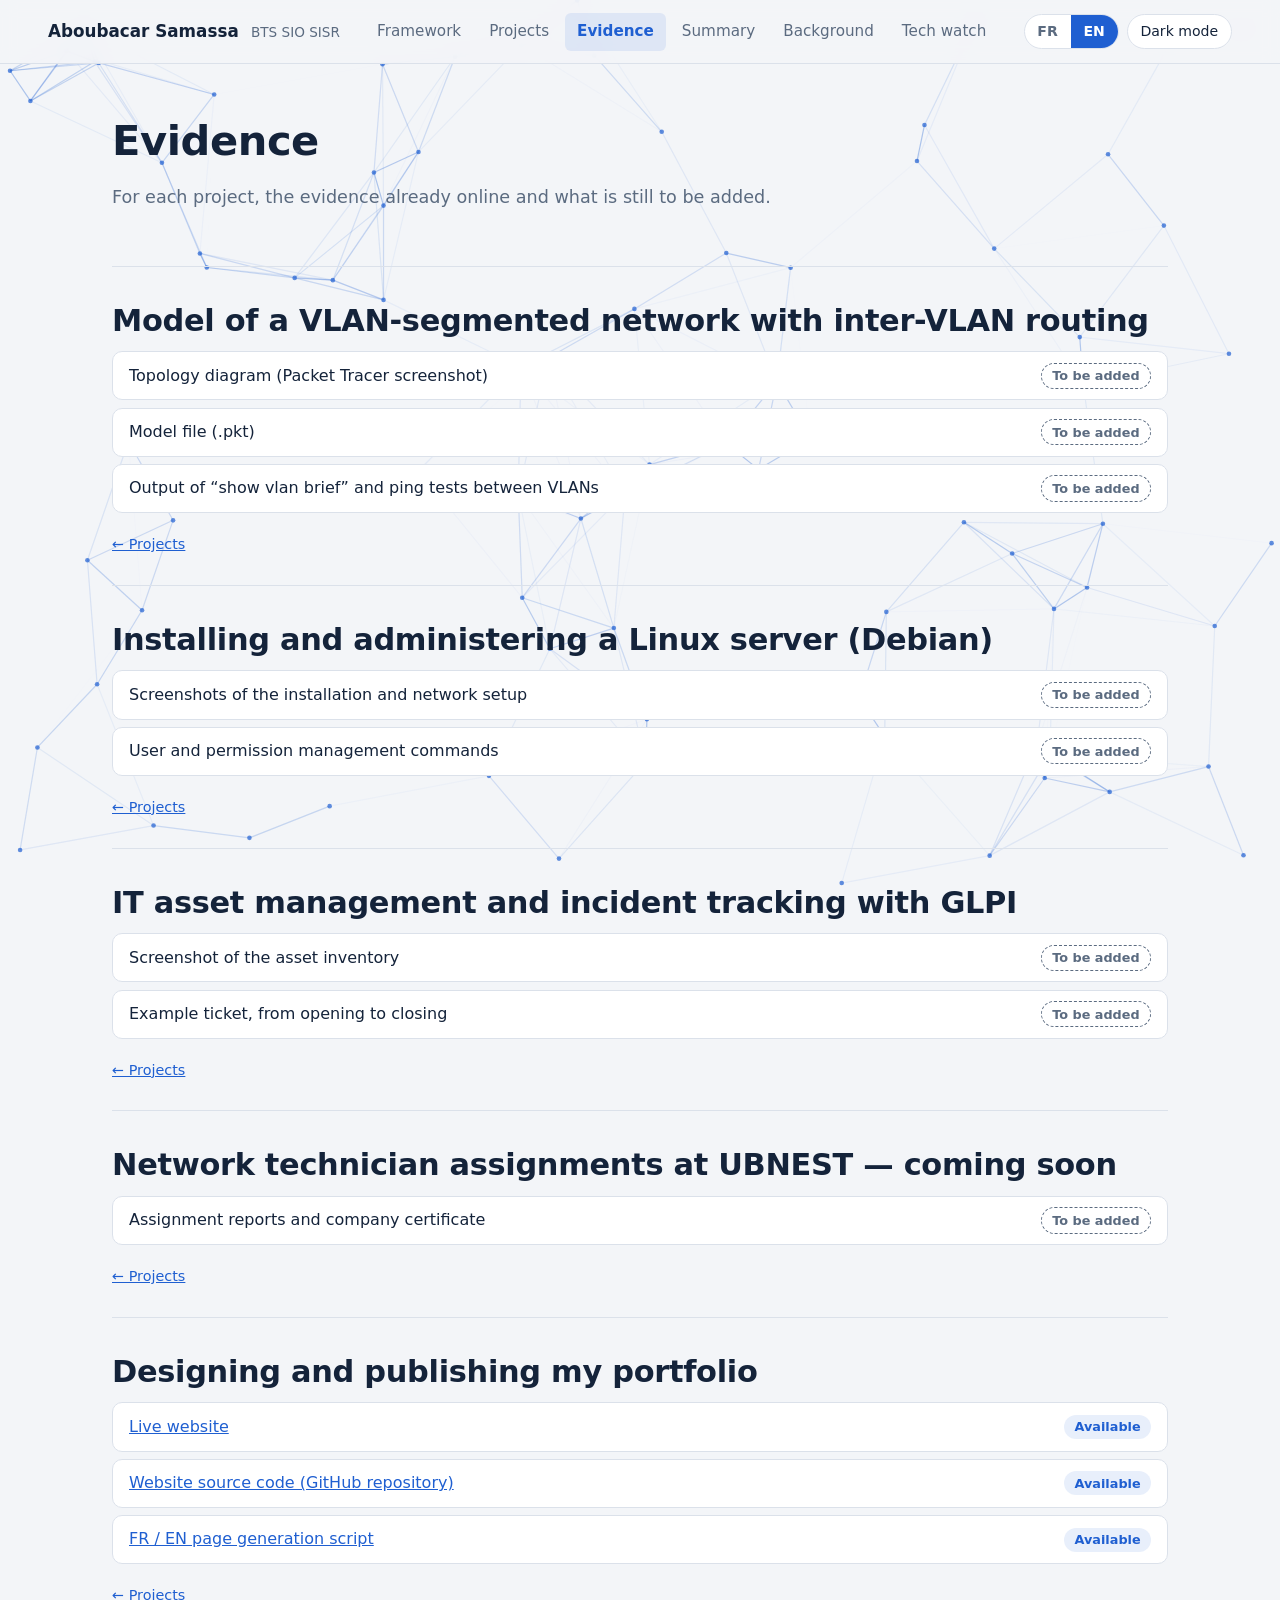
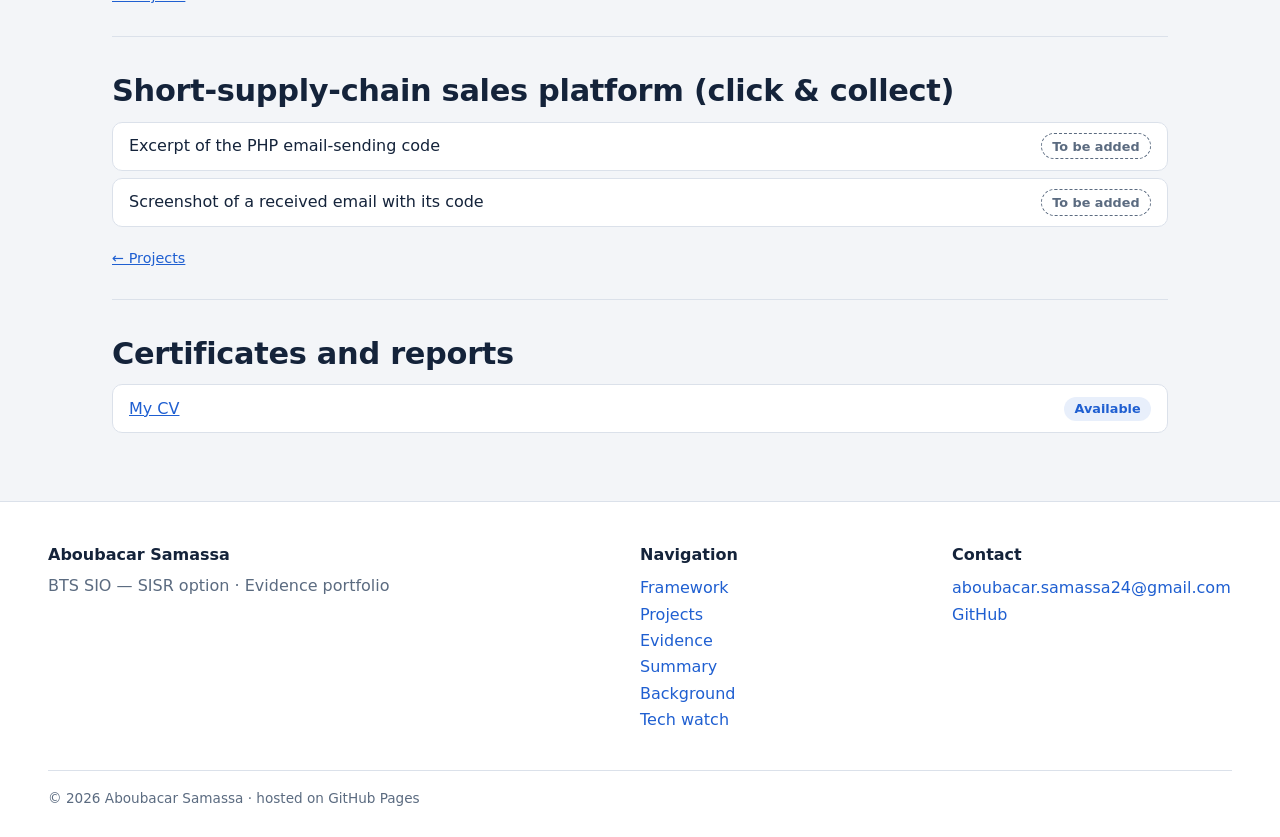
<file: preuves-en.html>
<!DOCTYPE html>
<html lang="en" data-theme="light">
<head>
<meta charset="utf-8">
<meta name="viewport" content="width=device-width, initial-scale=1">
<title>Evidence — Aboubacar Samassa</title>
<meta name="description" content="Evidence portfolio — BTS SIO SISR · Aboubacar Samassa">
<script>(function(){var d=document.documentElement;d.classList.add("js");try{var s=localStorage.getItem("theme");d.dataset.theme=s||(matchMedia("(prefers-color-scheme: dark)").matches?"dark":"light")}catch(e){}})()</script>
<link rel="stylesheet" href="style.css?v=5">
</head>
<body>
<canvas id="fond" aria-hidden="true"></canvas>
<div id="progression" aria-hidden="true"></div>
<a class="skip" href="#main">Skip to content</a>
<header class="topbar">
  <a class="marque" href="index-en.html">Aboubacar Samassa <span>BTS SIO SISR</span></a>
  <nav aria-label="Main navigation"><ul><li><a href="referentiel-en.html">Framework</a></li><li><a href="realisations-en.html">Projects</a></li><li><a href="preuves-en.html" aria-current="page">Evidence</a></li><li><a href="synthese-en.html">Summary</a></li><li><a href="parcours-en.html">Background</a></li><li><a href="veille-en.html">Tech watch</a></li></ul></nav>
  <div class="outils"><div class="langues" role="group" aria-label="Langue / Language"><a href="preuves.html" lang="fr" hreflang="fr" title="Français">FR</a><span aria-current="true" title="English">EN</span></div>
  <button class="outil" id="theme" type="button" aria-pressed="false">Dark mode</button></div>
</header>
<main id="main"><section class="entete-page"><h1>Evidence</h1><p class="lead">For each project, the evidence already online and what is still to be added.</p></section><div class="contenu"><section class="bloc" id="p-tp-vlan"><h2>Model of a VLAN-segmented network with inter-VLAN routing</h2><ul class="preuves"><li><span>Topology diagram (Packet Tracer screenshot)</span><span class="pill non">To be added</span></li><li><span>Model file (.pkt)</span><span class="pill non">To be added</span></li><li><span>Output of “show vlan brief” and ping tests between VLANs</span><span class="pill non">To be added</span></li></ul><p class="petit"><a href="realisations-en.html#tp-vlan">← Projects</a></p></section><section class="bloc" id="p-tp-linux"><h2>Installing and administering a Linux server (Debian)</h2><ul class="preuves"><li><span>Screenshots of the installation and network setup</span><span class="pill non">To be added</span></li><li><span>User and permission management commands</span><span class="pill non">To be added</span></li></ul><p class="petit"><a href="realisations-en.html#tp-linux">← Projects</a></p></section><section class="bloc" id="p-tp-glpi"><h2>IT asset management and incident tracking with GLPI</h2><ul class="preuves"><li><span>Screenshot of the asset inventory</span><span class="pill non">To be added</span></li><li><span>Example ticket, from opening to closing</span><span class="pill non">To be added</span></li></ul><p class="petit"><a href="realisations-en.html#tp-glpi">← Projects</a></p></section><section class="bloc" id="p-ubnest"><h2>Network technician assignments at UBNEST — coming soon</h2><ul class="preuves"><li><span>Assignment reports and company certificate</span><span class="pill non">To be added</span></li></ul><p class="petit"><a href="realisations-en.html#ubnest">← Projects</a></p></section><section class="bloc" id="p-portfolio"><h2>Designing and publishing my portfolio</h2><ul class="preuves"><li><a href="https://ubasams24.github.io">Live website</a><span class="pill ok">Available</span></li><li><a href="https://github.com/Ubasams24/ubasams24.github.io">Website source code (GitHub repository)</a><span class="pill ok">Available</span></li><li><a href="https://github.com/Ubasams24/ubasams24.github.io/blob/main/build.py">FR / EN page generation script</a><span class="pill ok">Available</span></li></ul><p class="petit"><a href="realisations-en.html#portfolio">← Projects</a></p></section><section class="bloc" id="p-circuit-court"><h2>Short-supply-chain sales platform (click & collect)</h2><ul class="preuves"><li><span>Excerpt of the PHP email-sending code</span><span class="pill non">To be added</span></li><li><span>Screenshot of a received email with its code</span><span class="pill non">To be added</span></li></ul><p class="petit"><a href="realisations-en.html#circuit-court">← Projects</a></p></section><section class="bloc"><h2>Certificates and reports</h2><ul class="preuves"><li><a href="cv-aboubacar-samassa.pdf">My CV</a><span class="pill ok">Available</span></li></ul></section></div></main>
<footer class="pied">
  <div><strong>Aboubacar Samassa</strong><p>BTS SIO — SISR option · Evidence portfolio</p></div>
  <div><strong>Navigation</strong><ul><li><a href="referentiel-en.html">Framework</a></li><li><a href="realisations-en.html">Projects</a></li><li><a href="preuves-en.html">Evidence</a></li><li><a href="synthese-en.html">Summary</a></li><li><a href="parcours-en.html">Background</a></li><li><a href="veille-en.html">Tech watch</a></li></ul></div>
  <div><strong>Contact</strong><ul><li><a href="mailto:aboubacar.samassa24@gmail.com">aboubacar.samassa24@gmail.com</a></li><li><a href="https://github.com/Ubasams24">GitHub</a></li></ul></div>
  <p class="copy">© 2026 Aboubacar Samassa · hosted on GitHub Pages</p>
</footer>
<script src="script.js?v=5"></script>
<script src="fond.js?v=5"></script>
</body>
</html>
</file>
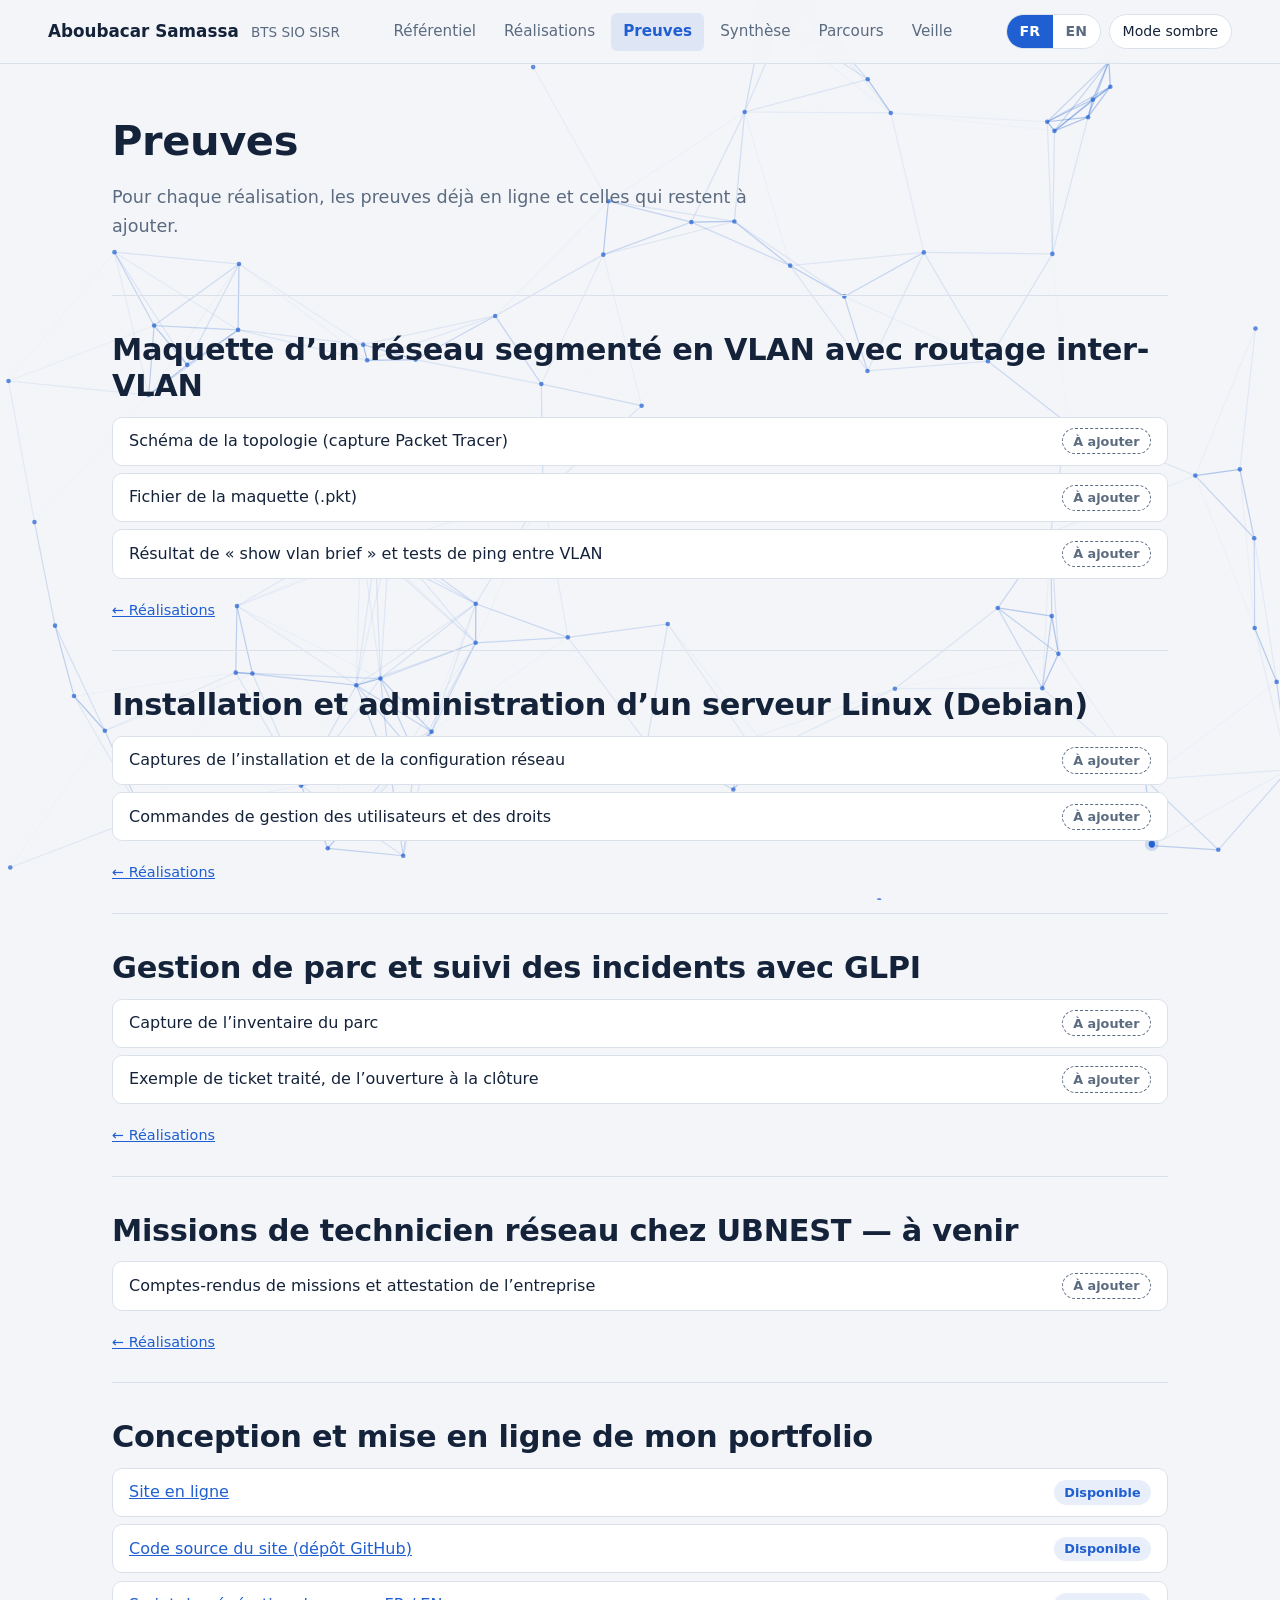
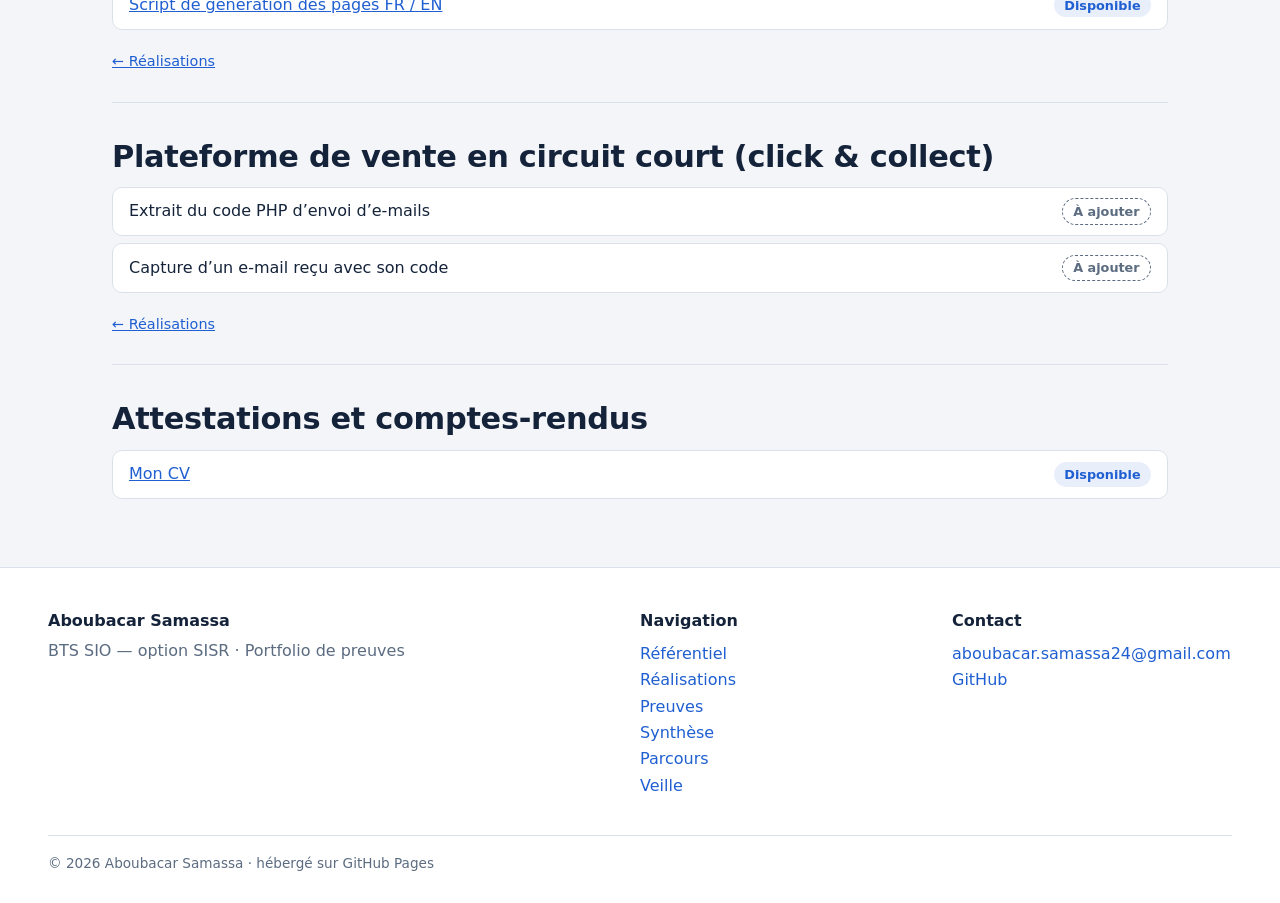
<file: preuves.html>
<!DOCTYPE html>
<html lang="fr" data-theme="light">
<head>
<meta charset="utf-8">
<meta name="viewport" content="width=device-width, initial-scale=1">
<title>Preuves — Aboubacar Samassa</title>
<meta name="description" content="Portfolio de preuves — BTS SIO SISR · Aboubacar Samassa">
<script>(function(){var d=document.documentElement;d.classList.add("js");try{var s=localStorage.getItem("theme");d.dataset.theme=s||(matchMedia("(prefers-color-scheme: dark)").matches?"dark":"light")}catch(e){}})()</script>
<link rel="stylesheet" href="style.css?v=5">
</head>
<body>
<canvas id="fond" aria-hidden="true"></canvas>
<div id="progression" aria-hidden="true"></div>
<a class="skip" href="#main">Aller au contenu</a>
<header class="topbar">
  <a class="marque" href="index.html">Aboubacar Samassa <span>BTS SIO SISR</span></a>
  <nav aria-label="Navigation principale"><ul><li><a href="referentiel.html">Référentiel</a></li><li><a href="realisations.html">Réalisations</a></li><li><a href="preuves.html" aria-current="page">Preuves</a></li><li><a href="synthese.html">Synthèse</a></li><li><a href="parcours.html">Parcours</a></li><li><a href="veille.html">Veille</a></li></ul></nav>
  <div class="outils"><div class="langues" role="group" aria-label="Langue / Language"><span aria-current="true" title="Français">FR</span><a href="preuves-en.html" lang="en" hreflang="en" title="English">EN</a></div>
  <button class="outil" id="theme" type="button" aria-pressed="false">Mode sombre</button></div>
</header>
<main id="main"><section class="entete-page"><h1>Preuves</h1><p class="lead">Pour chaque réalisation, les preuves déjà en ligne et celles qui restent à ajouter.</p></section><div class="contenu"><section class="bloc" id="p-tp-vlan"><h2>Maquette d’un réseau segmenté en VLAN avec routage inter-VLAN</h2><ul class="preuves"><li><span>Schéma de la topologie (capture Packet Tracer)</span><span class="pill non">À ajouter</span></li><li><span>Fichier de la maquette (.pkt)</span><span class="pill non">À ajouter</span></li><li><span>Résultat de « show vlan brief » et tests de ping entre VLAN</span><span class="pill non">À ajouter</span></li></ul><p class="petit"><a href="realisations.html#tp-vlan">← Réalisations</a></p></section><section class="bloc" id="p-tp-linux"><h2>Installation et administration d’un serveur Linux (Debian)</h2><ul class="preuves"><li><span>Captures de l’installation et de la configuration réseau</span><span class="pill non">À ajouter</span></li><li><span>Commandes de gestion des utilisateurs et des droits</span><span class="pill non">À ajouter</span></li></ul><p class="petit"><a href="realisations.html#tp-linux">← Réalisations</a></p></section><section class="bloc" id="p-tp-glpi"><h2>Gestion de parc et suivi des incidents avec GLPI</h2><ul class="preuves"><li><span>Capture de l’inventaire du parc</span><span class="pill non">À ajouter</span></li><li><span>Exemple de ticket traité, de l’ouverture à la clôture</span><span class="pill non">À ajouter</span></li></ul><p class="petit"><a href="realisations.html#tp-glpi">← Réalisations</a></p></section><section class="bloc" id="p-ubnest"><h2>Missions de technicien réseau chez UBNEST — à venir</h2><ul class="preuves"><li><span>Comptes-rendus de missions et attestation de l’entreprise</span><span class="pill non">À ajouter</span></li></ul><p class="petit"><a href="realisations.html#ubnest">← Réalisations</a></p></section><section class="bloc" id="p-portfolio"><h2>Conception et mise en ligne de mon portfolio</h2><ul class="preuves"><li><a href="https://ubasams24.github.io">Site en ligne</a><span class="pill ok">Disponible</span></li><li><a href="https://github.com/Ubasams24/ubasams24.github.io">Code source du site (dépôt GitHub)</a><span class="pill ok">Disponible</span></li><li><a href="https://github.com/Ubasams24/ubasams24.github.io/blob/main/build.py">Script de génération des pages FR / EN</a><span class="pill ok">Disponible</span></li></ul><p class="petit"><a href="realisations.html#portfolio">← Réalisations</a></p></section><section class="bloc" id="p-circuit-court"><h2>Plateforme de vente en circuit court (click & collect)</h2><ul class="preuves"><li><span>Extrait du code PHP d’envoi d’e-mails</span><span class="pill non">À ajouter</span></li><li><span>Capture d’un e-mail reçu avec son code</span><span class="pill non">À ajouter</span></li></ul><p class="petit"><a href="realisations.html#circuit-court">← Réalisations</a></p></section><section class="bloc"><h2>Attestations et comptes-rendus</h2><ul class="preuves"><li><a href="cv-aboubacar-samassa.pdf">Mon CV</a><span class="pill ok">Disponible</span></li></ul></section></div></main>
<footer class="pied">
  <div><strong>Aboubacar Samassa</strong><p>BTS SIO — option SISR · Portfolio de preuves</p></div>
  <div><strong>Navigation</strong><ul><li><a href="referentiel.html">Référentiel</a></li><li><a href="realisations.html">Réalisations</a></li><li><a href="preuves.html">Preuves</a></li><li><a href="synthese.html">Synthèse</a></li><li><a href="parcours.html">Parcours</a></li><li><a href="veille.html">Veille</a></li></ul></div>
  <div><strong>Contact</strong><ul><li><a href="mailto:aboubacar.samassa24@gmail.com">aboubacar.samassa24@gmail.com</a></li><li><a href="https://github.com/Ubasams24">GitHub</a></li></ul></div>
  <p class="copy">© 2026 Aboubacar Samassa · hébergé sur GitHub Pages</p>
</footer>
<script src="script.js?v=5"></script>
<script src="fond.js?v=5"></script>
</body>
</html>
</file>
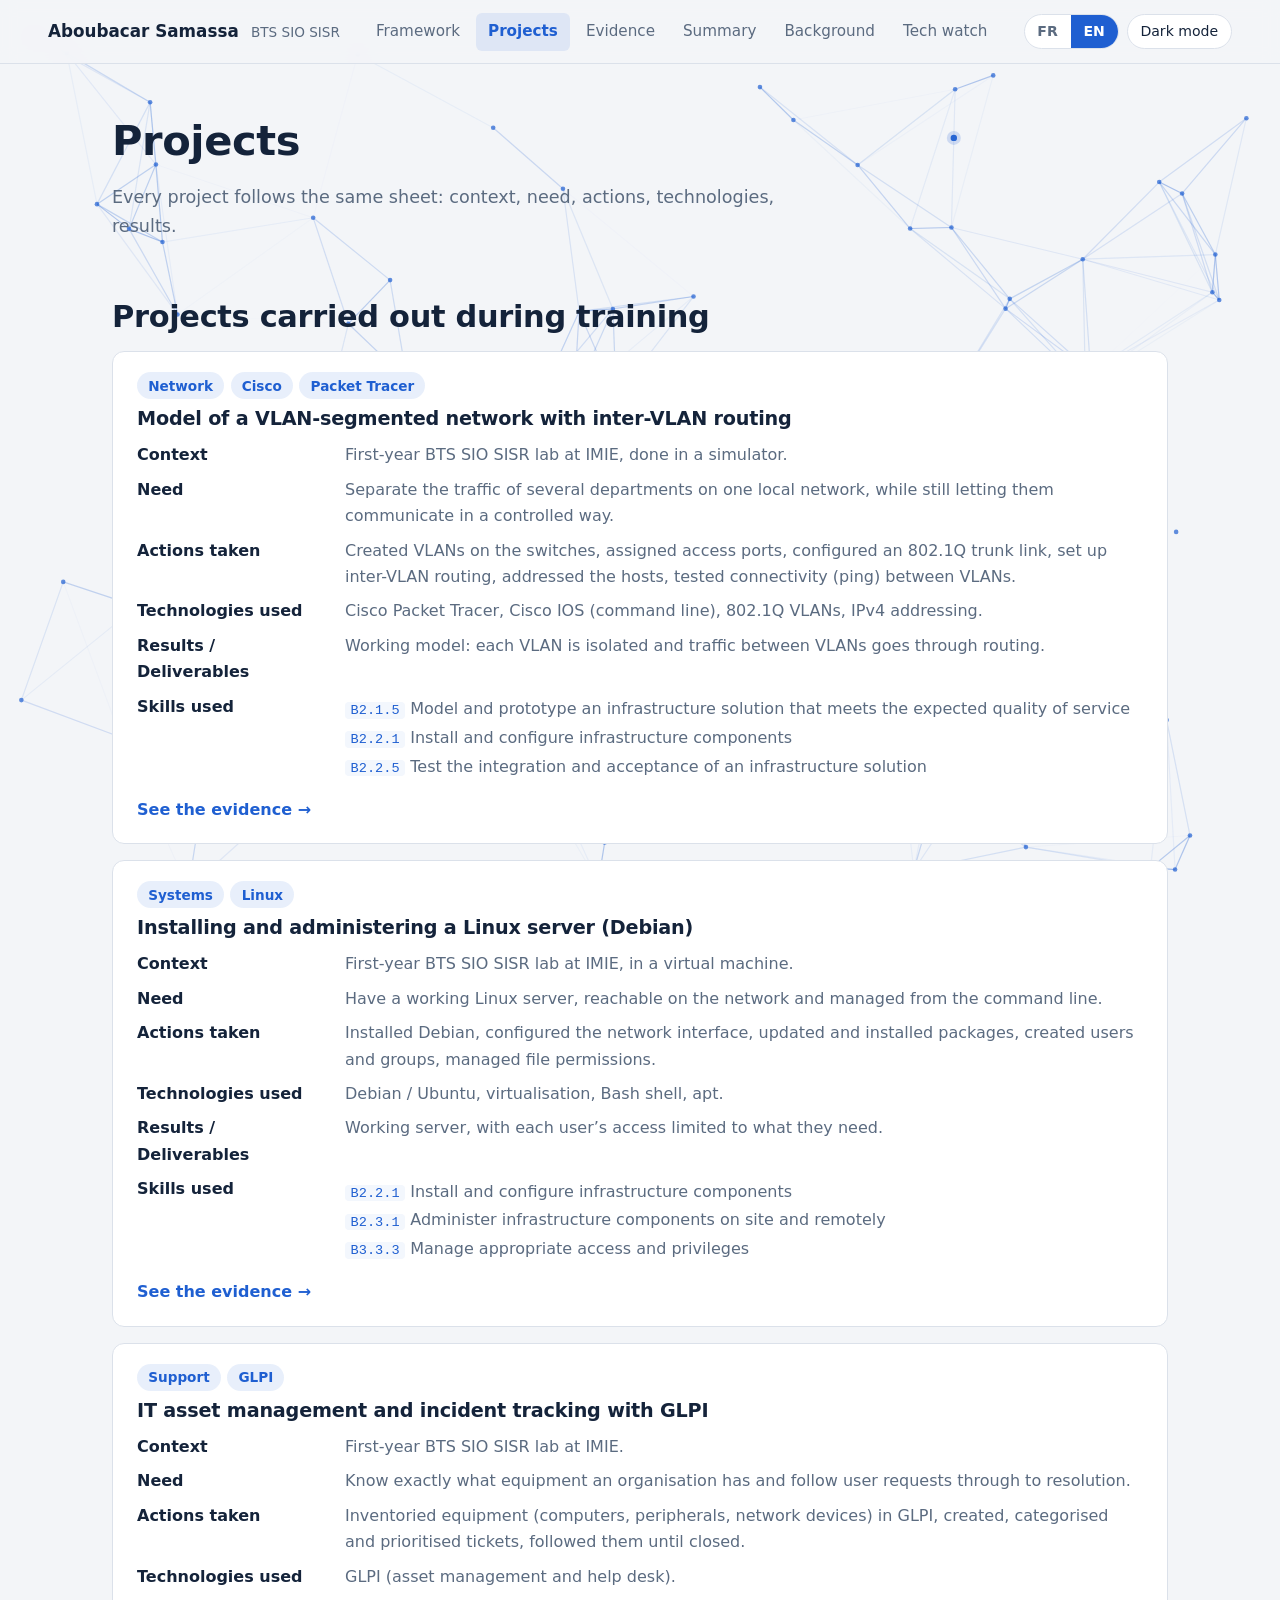
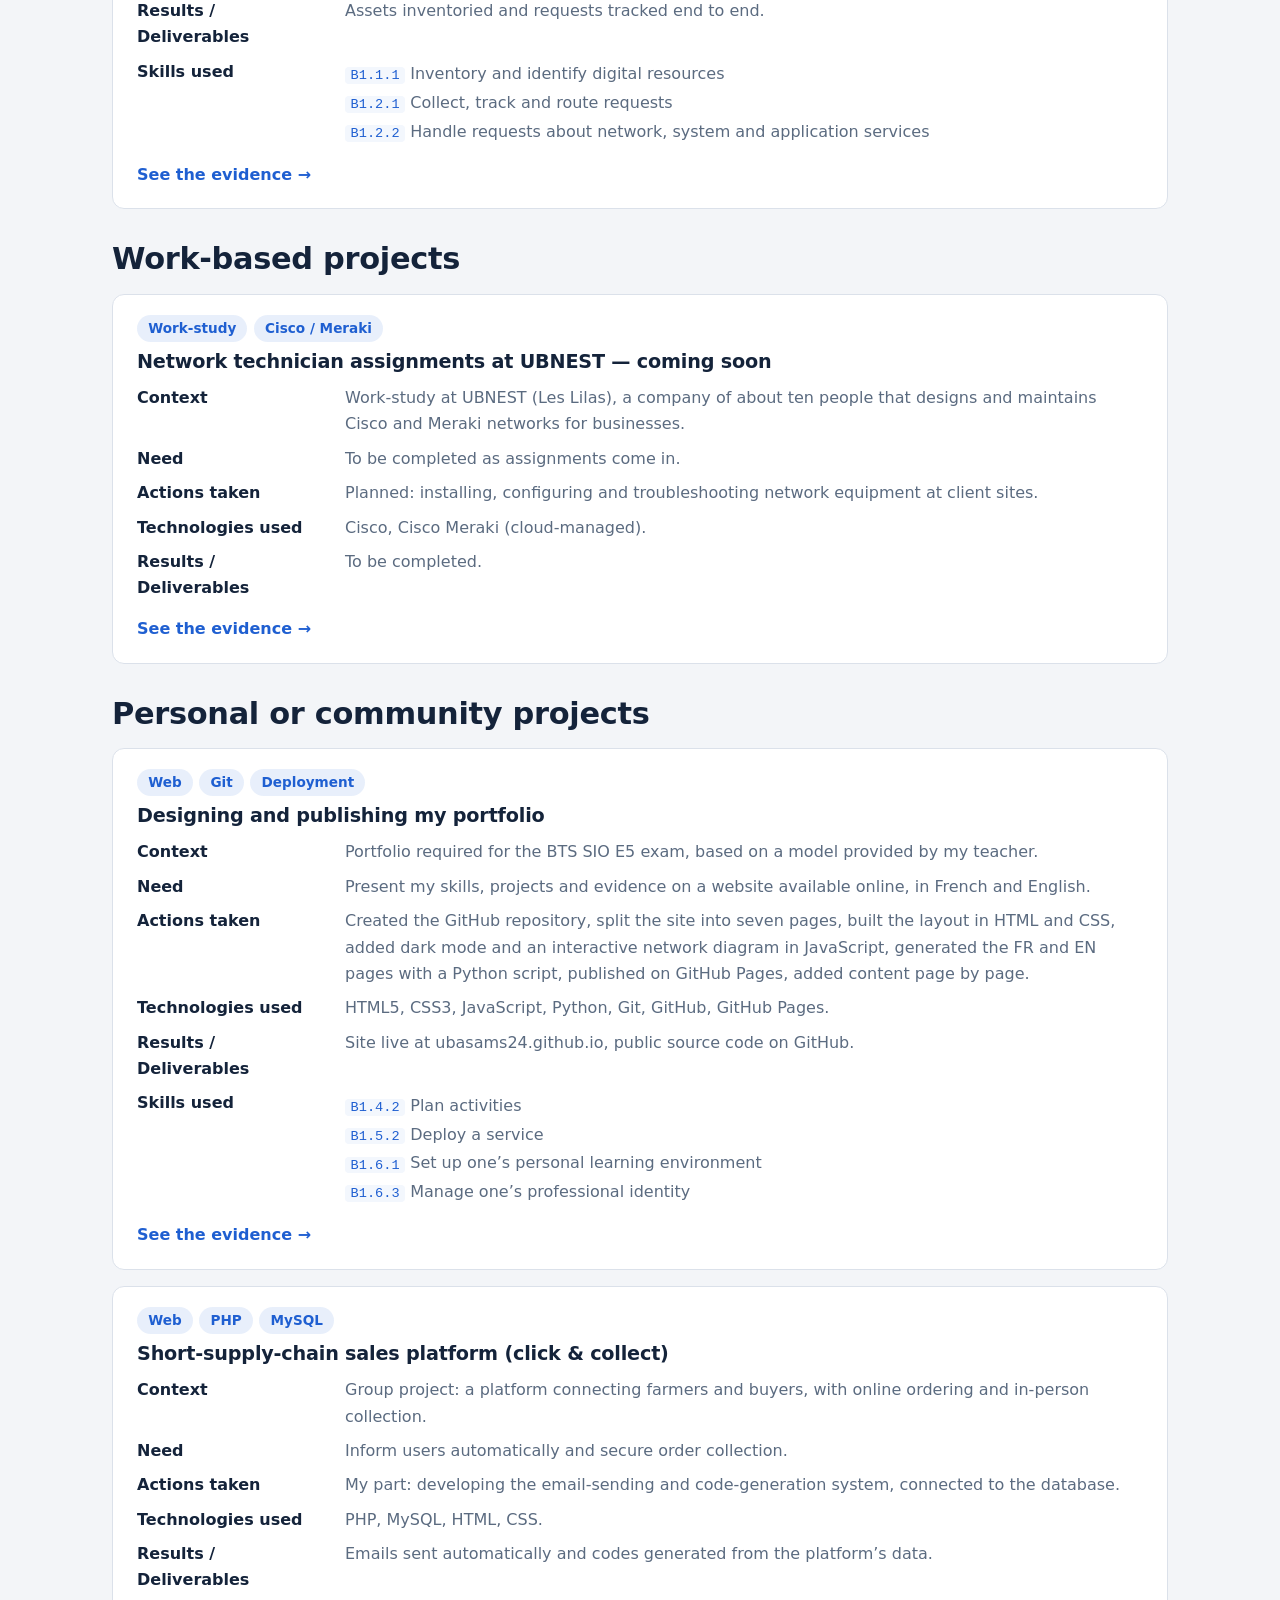
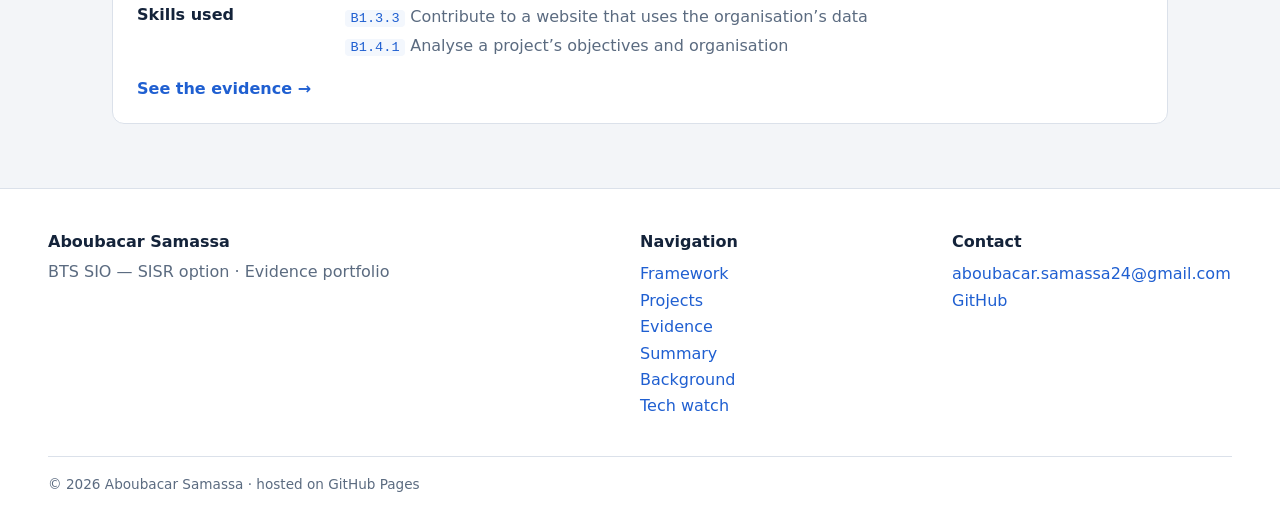
<file: realisations-en.html>
<!DOCTYPE html>
<html lang="en" data-theme="light">
<head>
<meta charset="utf-8">
<meta name="viewport" content="width=device-width, initial-scale=1">
<title>Projects — Aboubacar Samassa</title>
<meta name="description" content="Evidence portfolio — BTS SIO SISR · Aboubacar Samassa">
<script>(function(){var d=document.documentElement;d.classList.add("js");try{var s=localStorage.getItem("theme");d.dataset.theme=s||(matchMedia("(prefers-color-scheme: dark)").matches?"dark":"light")}catch(e){}})()</script>
<link rel="stylesheet" href="style.css?v=5">
</head>
<body>
<canvas id="fond" aria-hidden="true"></canvas>
<div id="progression" aria-hidden="true"></div>
<a class="skip" href="#main">Skip to content</a>
<header class="topbar">
  <a class="marque" href="index-en.html">Aboubacar Samassa <span>BTS SIO SISR</span></a>
  <nav aria-label="Main navigation"><ul><li><a href="referentiel-en.html">Framework</a></li><li><a href="realisations-en.html" aria-current="page">Projects</a></li><li><a href="preuves-en.html">Evidence</a></li><li><a href="synthese-en.html">Summary</a></li><li><a href="parcours-en.html">Background</a></li><li><a href="veille-en.html">Tech watch</a></li></ul></nav>
  <div class="outils"><div class="langues" role="group" aria-label="Langue / Language"><a href="realisations.html" lang="fr" hreflang="fr" title="Français">FR</a><span aria-current="true" title="English">EN</span></div>
  <button class="outil" id="theme" type="button" aria-pressed="false">Dark mode</button></div>
</header>
<main id="main"><section class="entete-page"><h1>Projects</h1><p class="lead">Every project follows the same sheet: context, need, actions, technologies, results.</p></section><div class="contenu"><h2>Projects carried out during training</h2><article class="fiche" id="tp-vlan"><div class="tags"><span class="tag">Network</span><span class="tag">Cisco</span><span class="tag">Packet Tracer</span></div><h3>Model of a VLAN-segmented network with inter-VLAN routing</h3><dl><dt>Context</dt><dd>First-year BTS SIO SISR lab at IMIE, done in a simulator.</dd><dt>Need</dt><dd>Separate the traffic of several departments on one local network, while still letting them communicate in a controlled way.</dd><dt>Actions taken</dt><dd>Created VLANs on the switches, assigned access ports, configured an 802.1Q trunk link, set up inter-VLAN routing, addressed the hosts, tested connectivity (ping) between VLANs.</dd><dt>Technologies used</dt><dd>Cisco Packet Tracer, Cisco IOS (command line), 802.1Q VLANs, IPv4 addressing.</dd><dt>Results / Deliverables</dt><dd>Working model: each VLAN is isolated and traffic between VLANs goes through routing.</dd><dt>Skills used</dt><dd><ul class="comps"><li><a href="referentiel-en.html#B2.1.5"><code>B2.1.5</code></a> Model and prototype an infrastructure solution that meets the expected quality of service</li><li><a href="referentiel-en.html#B2.2.1"><code>B2.2.1</code></a> Install and configure infrastructure components</li><li><a href="referentiel-en.html#B2.2.5"><code>B2.2.5</code></a> Test the integration and acceptance of an infrastructure solution</li></ul></dd></dl><p class="fiche-pied"><a class="lien-fort" href="preuves-en.html#p-tp-vlan">See the evidence →</a></p></article><article class="fiche" id="tp-linux"><div class="tags"><span class="tag">Systems</span><span class="tag">Linux</span></div><h3>Installing and administering a Linux server (Debian)</h3><dl><dt>Context</dt><dd>First-year BTS SIO SISR lab at IMIE, in a virtual machine.</dd><dt>Need</dt><dd>Have a working Linux server, reachable on the network and managed from the command line.</dd><dt>Actions taken</dt><dd>Installed Debian, configured the network interface, updated and installed packages, created users and groups, managed file permissions.</dd><dt>Technologies used</dt><dd>Debian / Ubuntu, virtualisation, Bash shell, apt.</dd><dt>Results / Deliverables</dt><dd>Working server, with each user’s access limited to what they need.</dd><dt>Skills used</dt><dd><ul class="comps"><li><a href="referentiel-en.html#B2.2.1"><code>B2.2.1</code></a> Install and configure infrastructure components</li><li><a href="referentiel-en.html#B2.3.1"><code>B2.3.1</code></a> Administer infrastructure components on site and remotely</li><li><a href="referentiel-en.html#B3.3.3"><code>B3.3.3</code></a> Manage appropriate access and privileges</li></ul></dd></dl><p class="fiche-pied"><a class="lien-fort" href="preuves-en.html#p-tp-linux">See the evidence →</a></p></article><article class="fiche" id="tp-glpi"><div class="tags"><span class="tag">Support</span><span class="tag">GLPI</span></div><h3>IT asset management and incident tracking with GLPI</h3><dl><dt>Context</dt><dd>First-year BTS SIO SISR lab at IMIE.</dd><dt>Need</dt><dd>Know exactly what equipment an organisation has and follow user requests through to resolution.</dd><dt>Actions taken</dt><dd>Inventoried equipment (computers, peripherals, network devices) in GLPI, created, categorised and prioritised tickets, followed them until closed.</dd><dt>Technologies used</dt><dd>GLPI (asset management and help desk).</dd><dt>Results / Deliverables</dt><dd>Assets inventoried and requests tracked end to end.</dd><dt>Skills used</dt><dd><ul class="comps"><li><a href="referentiel-en.html#B1.1.1"><code>B1.1.1</code></a> Inventory and identify digital resources</li><li><a href="referentiel-en.html#B1.2.1"><code>B1.2.1</code></a> Collect, track and route requests</li><li><a href="referentiel-en.html#B1.2.2"><code>B1.2.2</code></a> Handle requests about network, system and application services</li></ul></dd></dl><p class="fiche-pied"><a class="lien-fort" href="preuves-en.html#p-tp-glpi">See the evidence →</a></p></article><h2>Work-based projects</h2><article class="fiche" id="ubnest"><div class="tags"><span class="tag">Work-study</span><span class="tag">Cisco / Meraki</span></div><h3>Network technician assignments at UBNEST — coming soon</h3><dl><dt>Context</dt><dd>Work-study at UBNEST (Les Lilas), a company of about ten people that designs and maintains Cisco and Meraki networks for businesses.</dd><dt>Need</dt><dd>To be completed as assignments come in.</dd><dt>Actions taken</dt><dd>Planned: installing, configuring and troubleshooting network equipment at client sites.</dd><dt>Technologies used</dt><dd>Cisco, Cisco Meraki (cloud-managed).</dd><dt>Results / Deliverables</dt><dd>To be completed.</dd></dl><p class="fiche-pied"><a class="lien-fort" href="preuves-en.html#p-ubnest">See the evidence →</a></p></article><h2>Personal or community projects</h2><article class="fiche" id="portfolio"><div class="tags"><span class="tag">Web</span><span class="tag">Git</span><span class="tag">Deployment</span></div><h3>Designing and publishing my portfolio</h3><dl><dt>Context</dt><dd>Portfolio required for the BTS SIO E5 exam, based on a model provided by my teacher.</dd><dt>Need</dt><dd>Present my skills, projects and evidence on a website available online, in French and English.</dd><dt>Actions taken</dt><dd>Created the GitHub repository, split the site into seven pages, built the layout in HTML and CSS, added dark mode and an interactive network diagram in JavaScript, generated the FR and EN pages with a Python script, published on GitHub Pages, added content page by page.</dd><dt>Technologies used</dt><dd>HTML5, CSS3, JavaScript, Python, Git, GitHub, GitHub Pages.</dd><dt>Results / Deliverables</dt><dd>Site live at ubasams24.github.io, public source code on GitHub.</dd><dt>Skills used</dt><dd><ul class="comps"><li><a href="referentiel-en.html#B1.4.2"><code>B1.4.2</code></a> Plan activities</li><li><a href="referentiel-en.html#B1.5.2"><code>B1.5.2</code></a> Deploy a service</li><li><a href="referentiel-en.html#B1.6.1"><code>B1.6.1</code></a> Set up one’s personal learning environment</li><li><a href="referentiel-en.html#B1.6.3"><code>B1.6.3</code></a> Manage one’s professional identity</li></ul></dd></dl><p class="fiche-pied"><a class="lien-fort" href="preuves-en.html#p-portfolio">See the evidence →</a></p></article><article class="fiche" id="circuit-court"><div class="tags"><span class="tag">Web</span><span class="tag">PHP</span><span class="tag">MySQL</span></div><h3>Short-supply-chain sales platform (click & collect)</h3><dl><dt>Context</dt><dd>Group project: a platform connecting farmers and buyers, with online ordering and in-person collection.</dd><dt>Need</dt><dd>Inform users automatically and secure order collection.</dd><dt>Actions taken</dt><dd>My part: developing the email-sending and code-generation system, connected to the database.</dd><dt>Technologies used</dt><dd>PHP, MySQL, HTML, CSS.</dd><dt>Results / Deliverables</dt><dd>Emails sent automatically and codes generated from the platform’s data.</dd><dt>Skills used</dt><dd><ul class="comps"><li><a href="referentiel-en.html#B1.3.3"><code>B1.3.3</code></a> Contribute to a website that uses the organisation’s data</li><li><a href="referentiel-en.html#B1.4.1"><code>B1.4.1</code></a> Analyse a project’s objectives and organisation</li></ul></dd></dl><p class="fiche-pied"><a class="lien-fort" href="preuves-en.html#p-circuit-court">See the evidence →</a></p></article></div></main>
<footer class="pied">
  <div><strong>Aboubacar Samassa</strong><p>BTS SIO — SISR option · Evidence portfolio</p></div>
  <div><strong>Navigation</strong><ul><li><a href="referentiel-en.html">Framework</a></li><li><a href="realisations-en.html">Projects</a></li><li><a href="preuves-en.html">Evidence</a></li><li><a href="synthese-en.html">Summary</a></li><li><a href="parcours-en.html">Background</a></li><li><a href="veille-en.html">Tech watch</a></li></ul></div>
  <div><strong>Contact</strong><ul><li><a href="mailto:aboubacar.samassa24@gmail.com">aboubacar.samassa24@gmail.com</a></li><li><a href="https://github.com/Ubasams24">GitHub</a></li></ul></div>
  <p class="copy">© 2026 Aboubacar Samassa · hosted on GitHub Pages</p>
</footer>
<script src="script.js?v=5"></script>
<script src="fond.js?v=5"></script>
</body>
</html>
</file>
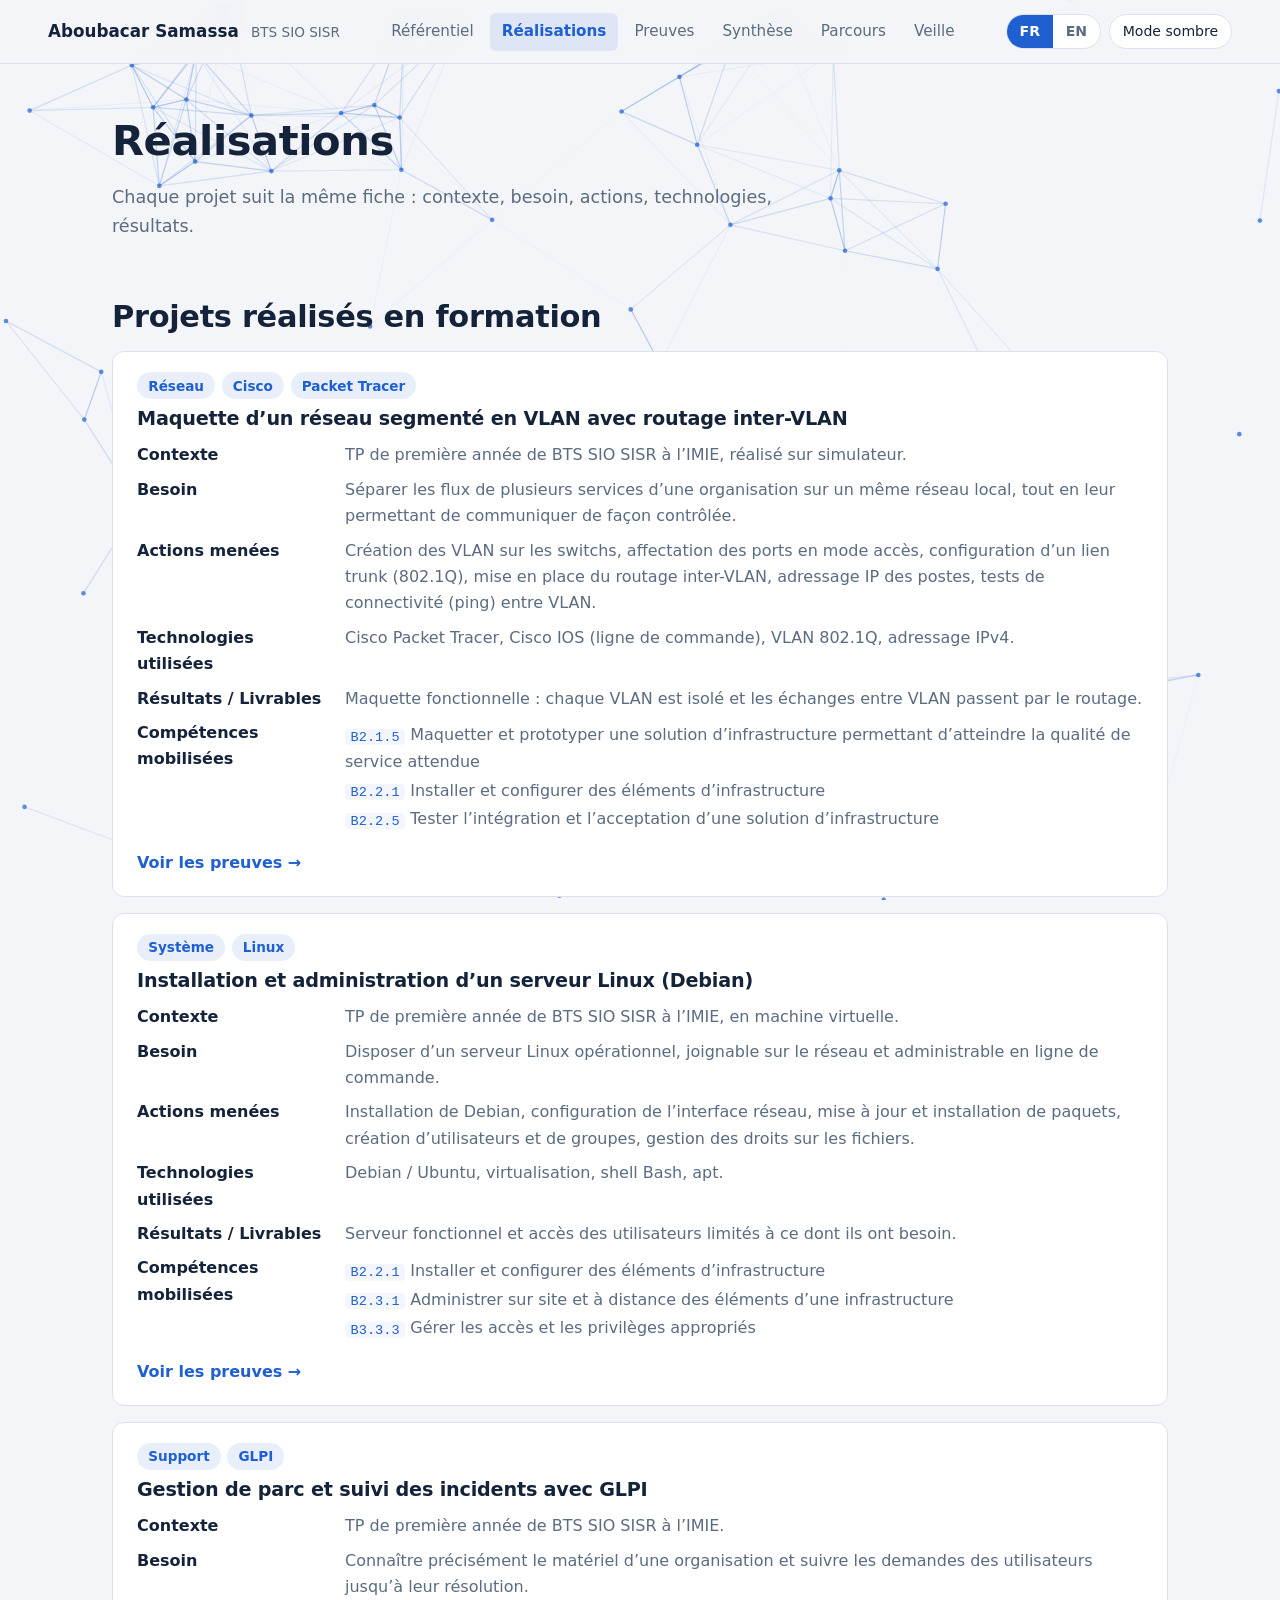
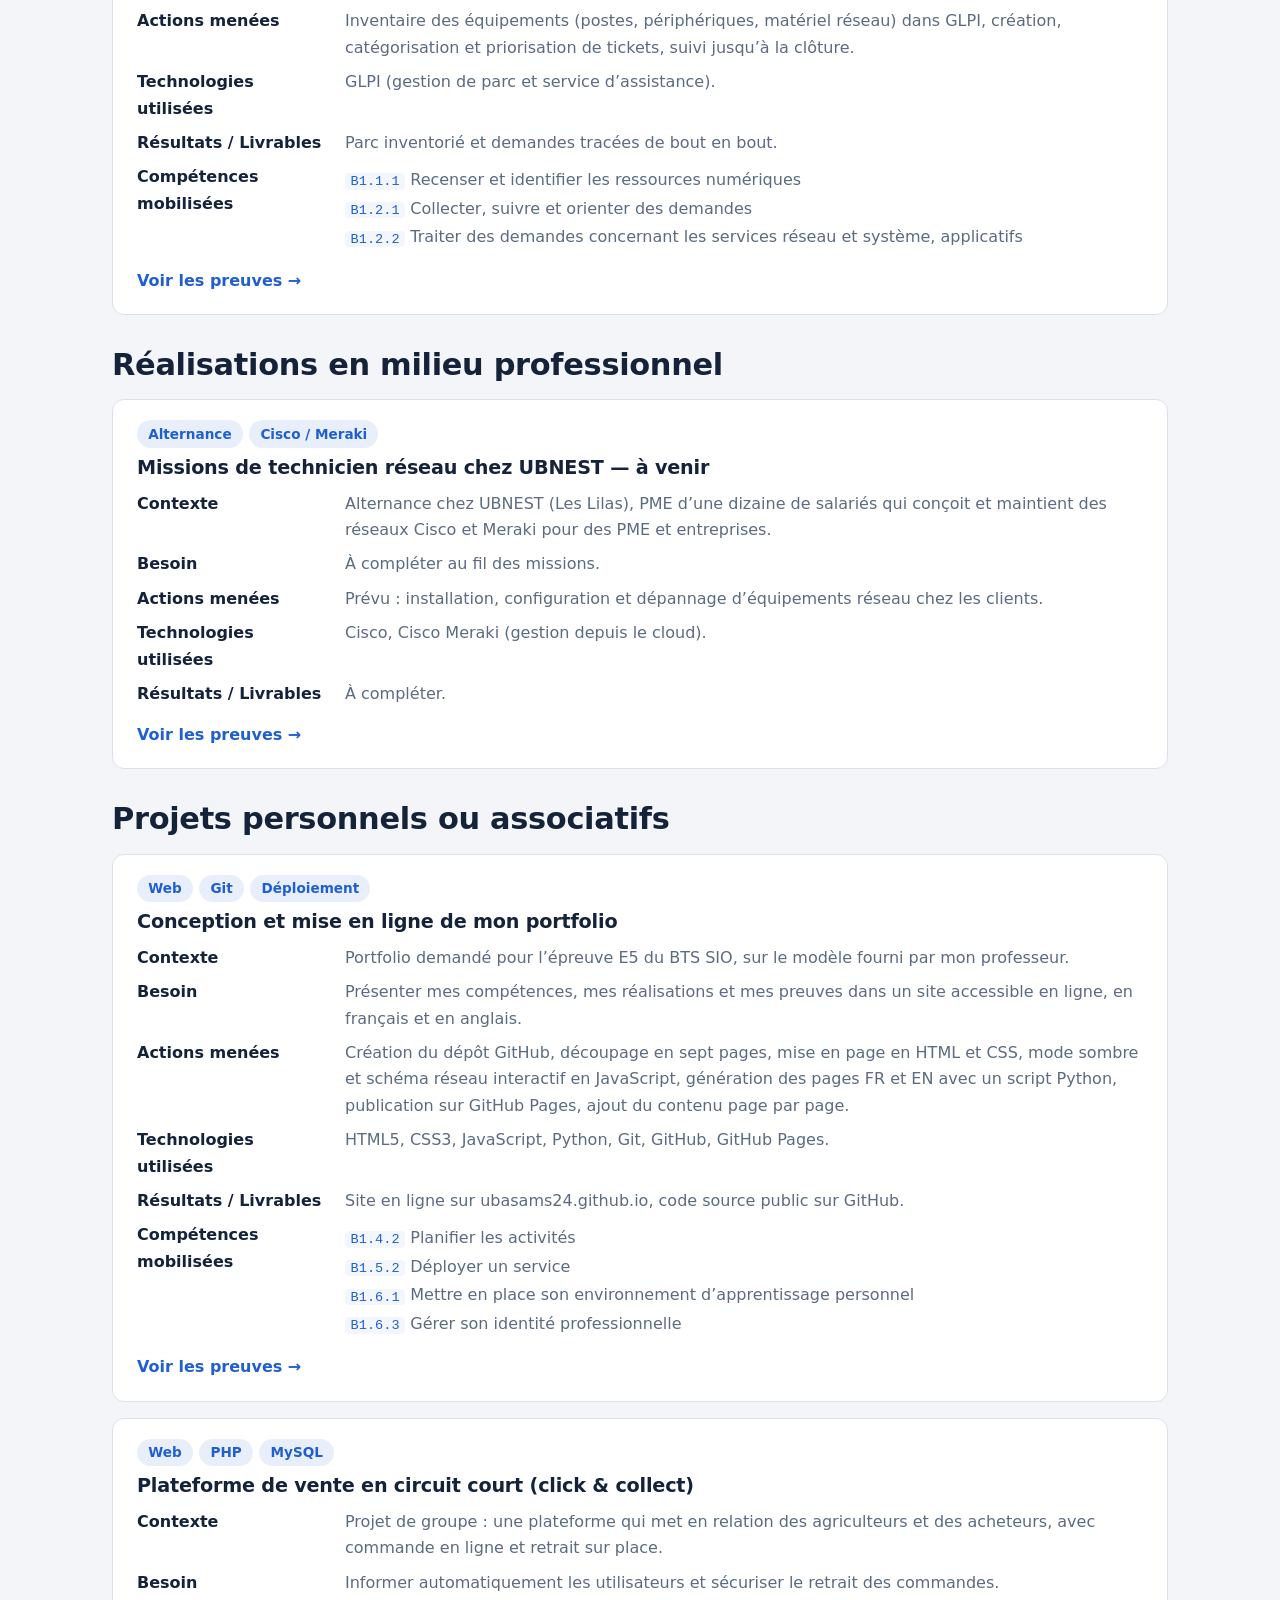
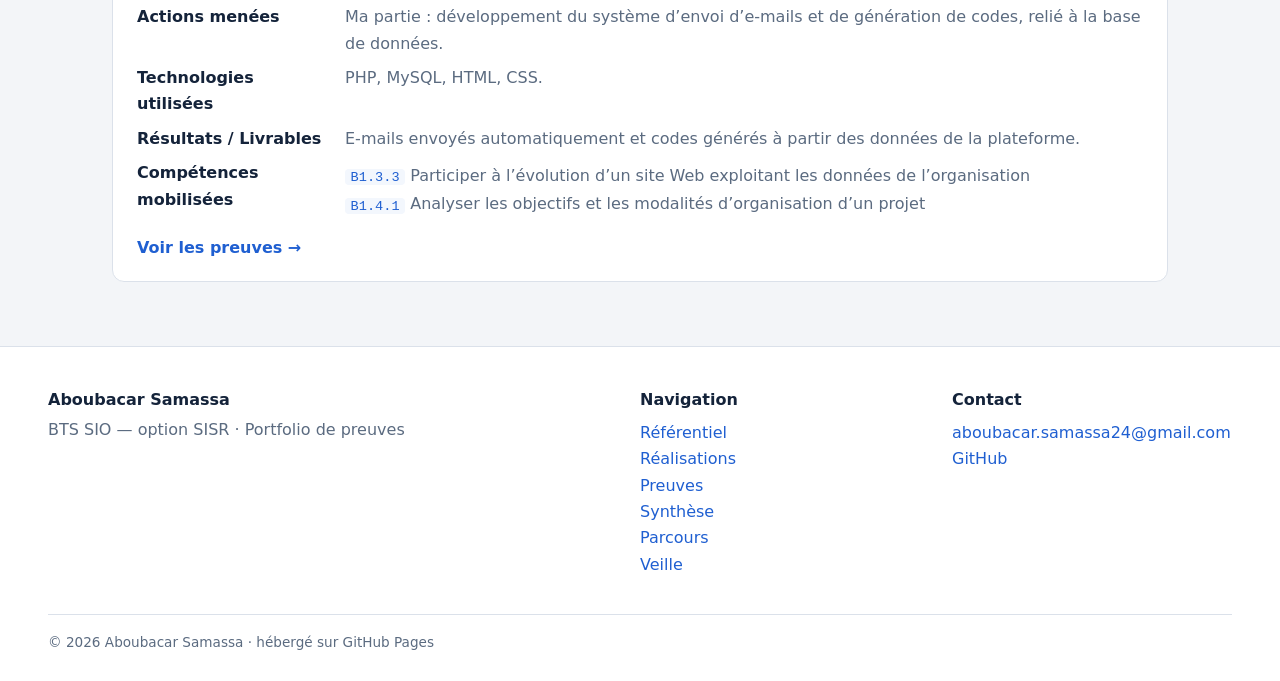
<file: realisations.html>
<!DOCTYPE html>
<html lang="fr" data-theme="light">
<head>
<meta charset="utf-8">
<meta name="viewport" content="width=device-width, initial-scale=1">
<title>Réalisations — Aboubacar Samassa</title>
<meta name="description" content="Portfolio de preuves — BTS SIO SISR · Aboubacar Samassa">
<script>(function(){var d=document.documentElement;d.classList.add("js");try{var s=localStorage.getItem("theme");d.dataset.theme=s||(matchMedia("(prefers-color-scheme: dark)").matches?"dark":"light")}catch(e){}})()</script>
<link rel="stylesheet" href="style.css?v=5">
</head>
<body>
<canvas id="fond" aria-hidden="true"></canvas>
<div id="progression" aria-hidden="true"></div>
<a class="skip" href="#main">Aller au contenu</a>
<header class="topbar">
  <a class="marque" href="index.html">Aboubacar Samassa <span>BTS SIO SISR</span></a>
  <nav aria-label="Navigation principale"><ul><li><a href="referentiel.html">Référentiel</a></li><li><a href="realisations.html" aria-current="page">Réalisations</a></li><li><a href="preuves.html">Preuves</a></li><li><a href="synthese.html">Synthèse</a></li><li><a href="parcours.html">Parcours</a></li><li><a href="veille.html">Veille</a></li></ul></nav>
  <div class="outils"><div class="langues" role="group" aria-label="Langue / Language"><span aria-current="true" title="Français">FR</span><a href="realisations-en.html" lang="en" hreflang="en" title="English">EN</a></div>
  <button class="outil" id="theme" type="button" aria-pressed="false">Mode sombre</button></div>
</header>
<main id="main"><section class="entete-page"><h1>Réalisations</h1><p class="lead">Chaque projet suit la même fiche : contexte, besoin, actions, technologies, résultats.</p></section><div class="contenu"><h2>Projets réalisés en formation</h2><article class="fiche" id="tp-vlan"><div class="tags"><span class="tag">Réseau</span><span class="tag">Cisco</span><span class="tag">Packet Tracer</span></div><h3>Maquette d’un réseau segmenté en VLAN avec routage inter-VLAN</h3><dl><dt>Contexte</dt><dd>TP de première année de BTS SIO SISR à l’IMIE, réalisé sur simulateur.</dd><dt>Besoin</dt><dd>Séparer les flux de plusieurs services d’une organisation sur un même réseau local, tout en leur permettant de communiquer de façon contrôlée.</dd><dt>Actions menées</dt><dd>Création des VLAN sur les switchs, affectation des ports en mode accès, configuration d’un lien trunk (802.1Q), mise en place du routage inter-VLAN, adressage IP des postes, tests de connectivité (ping) entre VLAN.</dd><dt>Technologies utilisées</dt><dd>Cisco Packet Tracer, Cisco IOS (ligne de commande), VLAN 802.1Q, adressage IPv4.</dd><dt>Résultats / Livrables</dt><dd>Maquette fonctionnelle : chaque VLAN est isolé et les échanges entre VLAN passent par le routage.</dd><dt>Compétences mobilisées</dt><dd><ul class="comps"><li><a href="referentiel.html#B2.1.5"><code>B2.1.5</code></a> Maquetter et prototyper une solution d’infrastructure permettant d’atteindre la qualité de service attendue</li><li><a href="referentiel.html#B2.2.1"><code>B2.2.1</code></a> Installer et configurer des éléments d’infrastructure</li><li><a href="referentiel.html#B2.2.5"><code>B2.2.5</code></a> Tester l’intégration et l’acceptation d’une solution d’infrastructure</li></ul></dd></dl><p class="fiche-pied"><a class="lien-fort" href="preuves.html#p-tp-vlan">Voir les preuves →</a></p></article><article class="fiche" id="tp-linux"><div class="tags"><span class="tag">Système</span><span class="tag">Linux</span></div><h3>Installation et administration d’un serveur Linux (Debian)</h3><dl><dt>Contexte</dt><dd>TP de première année de BTS SIO SISR à l’IMIE, en machine virtuelle.</dd><dt>Besoin</dt><dd>Disposer d’un serveur Linux opérationnel, joignable sur le réseau et administrable en ligne de commande.</dd><dt>Actions menées</dt><dd>Installation de Debian, configuration de l’interface réseau, mise à jour et installation de paquets, création d’utilisateurs et de groupes, gestion des droits sur les fichiers.</dd><dt>Technologies utilisées</dt><dd>Debian / Ubuntu, virtualisation, shell Bash, apt.</dd><dt>Résultats / Livrables</dt><dd>Serveur fonctionnel et accès des utilisateurs limités à ce dont ils ont besoin.</dd><dt>Compétences mobilisées</dt><dd><ul class="comps"><li><a href="referentiel.html#B2.2.1"><code>B2.2.1</code></a> Installer et configurer des éléments d’infrastructure</li><li><a href="referentiel.html#B2.3.1"><code>B2.3.1</code></a> Administrer sur site et à distance des éléments d’une infrastructure</li><li><a href="referentiel.html#B3.3.3"><code>B3.3.3</code></a> Gérer les accès et les privilèges appropriés</li></ul></dd></dl><p class="fiche-pied"><a class="lien-fort" href="preuves.html#p-tp-linux">Voir les preuves →</a></p></article><article class="fiche" id="tp-glpi"><div class="tags"><span class="tag">Support</span><span class="tag">GLPI</span></div><h3>Gestion de parc et suivi des incidents avec GLPI</h3><dl><dt>Contexte</dt><dd>TP de première année de BTS SIO SISR à l’IMIE.</dd><dt>Besoin</dt><dd>Connaître précisément le matériel d’une organisation et suivre les demandes des utilisateurs jusqu’à leur résolution.</dd><dt>Actions menées</dt><dd>Inventaire des équipements (postes, périphériques, matériel réseau) dans GLPI, création, catégorisation et priorisation de tickets, suivi jusqu’à la clôture.</dd><dt>Technologies utilisées</dt><dd>GLPI (gestion de parc et service d’assistance).</dd><dt>Résultats / Livrables</dt><dd>Parc inventorié et demandes tracées de bout en bout.</dd><dt>Compétences mobilisées</dt><dd><ul class="comps"><li><a href="referentiel.html#B1.1.1"><code>B1.1.1</code></a> Recenser et identifier les ressources numériques</li><li><a href="referentiel.html#B1.2.1"><code>B1.2.1</code></a> Collecter, suivre et orienter des demandes</li><li><a href="referentiel.html#B1.2.2"><code>B1.2.2</code></a> Traiter des demandes concernant les services réseau et système, applicatifs</li></ul></dd></dl><p class="fiche-pied"><a class="lien-fort" href="preuves.html#p-tp-glpi">Voir les preuves →</a></p></article><h2>Réalisations en milieu professionnel</h2><article class="fiche" id="ubnest"><div class="tags"><span class="tag">Alternance</span><span class="tag">Cisco / Meraki</span></div><h3>Missions de technicien réseau chez UBNEST — à venir</h3><dl><dt>Contexte</dt><dd>Alternance chez UBNEST (Les Lilas), PME d’une dizaine de salariés qui conçoit et maintient des réseaux Cisco et Meraki pour des PME et entreprises.</dd><dt>Besoin</dt><dd>À compléter au fil des missions.</dd><dt>Actions menées</dt><dd>Prévu : installation, configuration et dépannage d’équipements réseau chez les clients.</dd><dt>Technologies utilisées</dt><dd>Cisco, Cisco Meraki (gestion depuis le cloud).</dd><dt>Résultats / Livrables</dt><dd>À compléter.</dd></dl><p class="fiche-pied"><a class="lien-fort" href="preuves.html#p-ubnest">Voir les preuves →</a></p></article><h2>Projets personnels ou associatifs</h2><article class="fiche" id="portfolio"><div class="tags"><span class="tag">Web</span><span class="tag">Git</span><span class="tag">Déploiement</span></div><h3>Conception et mise en ligne de mon portfolio</h3><dl><dt>Contexte</dt><dd>Portfolio demandé pour l’épreuve E5 du BTS SIO, sur le modèle fourni par mon professeur.</dd><dt>Besoin</dt><dd>Présenter mes compétences, mes réalisations et mes preuves dans un site accessible en ligne, en français et en anglais.</dd><dt>Actions menées</dt><dd>Création du dépôt GitHub, découpage en sept pages, mise en page en HTML et CSS, mode sombre et schéma réseau interactif en JavaScript, génération des pages FR et EN avec un script Python, publication sur GitHub Pages, ajout du contenu page par page.</dd><dt>Technologies utilisées</dt><dd>HTML5, CSS3, JavaScript, Python, Git, GitHub, GitHub Pages.</dd><dt>Résultats / Livrables</dt><dd>Site en ligne sur ubasams24.github.io, code source public sur GitHub.</dd><dt>Compétences mobilisées</dt><dd><ul class="comps"><li><a href="referentiel.html#B1.4.2"><code>B1.4.2</code></a> Planifier les activités</li><li><a href="referentiel.html#B1.5.2"><code>B1.5.2</code></a> Déployer un service</li><li><a href="referentiel.html#B1.6.1"><code>B1.6.1</code></a> Mettre en place son environnement d’apprentissage personnel</li><li><a href="referentiel.html#B1.6.3"><code>B1.6.3</code></a> Gérer son identité professionnelle</li></ul></dd></dl><p class="fiche-pied"><a class="lien-fort" href="preuves.html#p-portfolio">Voir les preuves →</a></p></article><article class="fiche" id="circuit-court"><div class="tags"><span class="tag">Web</span><span class="tag">PHP</span><span class="tag">MySQL</span></div><h3>Plateforme de vente en circuit court (click & collect)</h3><dl><dt>Contexte</dt><dd>Projet de groupe : une plateforme qui met en relation des agriculteurs et des acheteurs, avec commande en ligne et retrait sur place.</dd><dt>Besoin</dt><dd>Informer automatiquement les utilisateurs et sécuriser le retrait des commandes.</dd><dt>Actions menées</dt><dd>Ma partie : développement du système d’envoi d’e-mails et de génération de codes, relié à la base de données.</dd><dt>Technologies utilisées</dt><dd>PHP, MySQL, HTML, CSS.</dd><dt>Résultats / Livrables</dt><dd>E-mails envoyés automatiquement et codes générés à partir des données de la plateforme.</dd><dt>Compétences mobilisées</dt><dd><ul class="comps"><li><a href="referentiel.html#B1.3.3"><code>B1.3.3</code></a> Participer à l’évolution d’un site Web exploitant les données de l’organisation</li><li><a href="referentiel.html#B1.4.1"><code>B1.4.1</code></a> Analyser les objectifs et les modalités d’organisation d’un projet</li></ul></dd></dl><p class="fiche-pied"><a class="lien-fort" href="preuves.html#p-circuit-court">Voir les preuves →</a></p></article></div></main>
<footer class="pied">
  <div><strong>Aboubacar Samassa</strong><p>BTS SIO — option SISR · Portfolio de preuves</p></div>
  <div><strong>Navigation</strong><ul><li><a href="referentiel.html">Référentiel</a></li><li><a href="realisations.html">Réalisations</a></li><li><a href="preuves.html">Preuves</a></li><li><a href="synthese.html">Synthèse</a></li><li><a href="parcours.html">Parcours</a></li><li><a href="veille.html">Veille</a></li></ul></div>
  <div><strong>Contact</strong><ul><li><a href="mailto:aboubacar.samassa24@gmail.com">aboubacar.samassa24@gmail.com</a></li><li><a href="https://github.com/Ubasams24">GitHub</a></li></ul></div>
  <p class="copy">© 2026 Aboubacar Samassa · hébergé sur GitHub Pages</p>
</footer>
<script src="script.js?v=5"></script>
<script src="fond.js?v=5"></script>
</body>
</html>
</file>
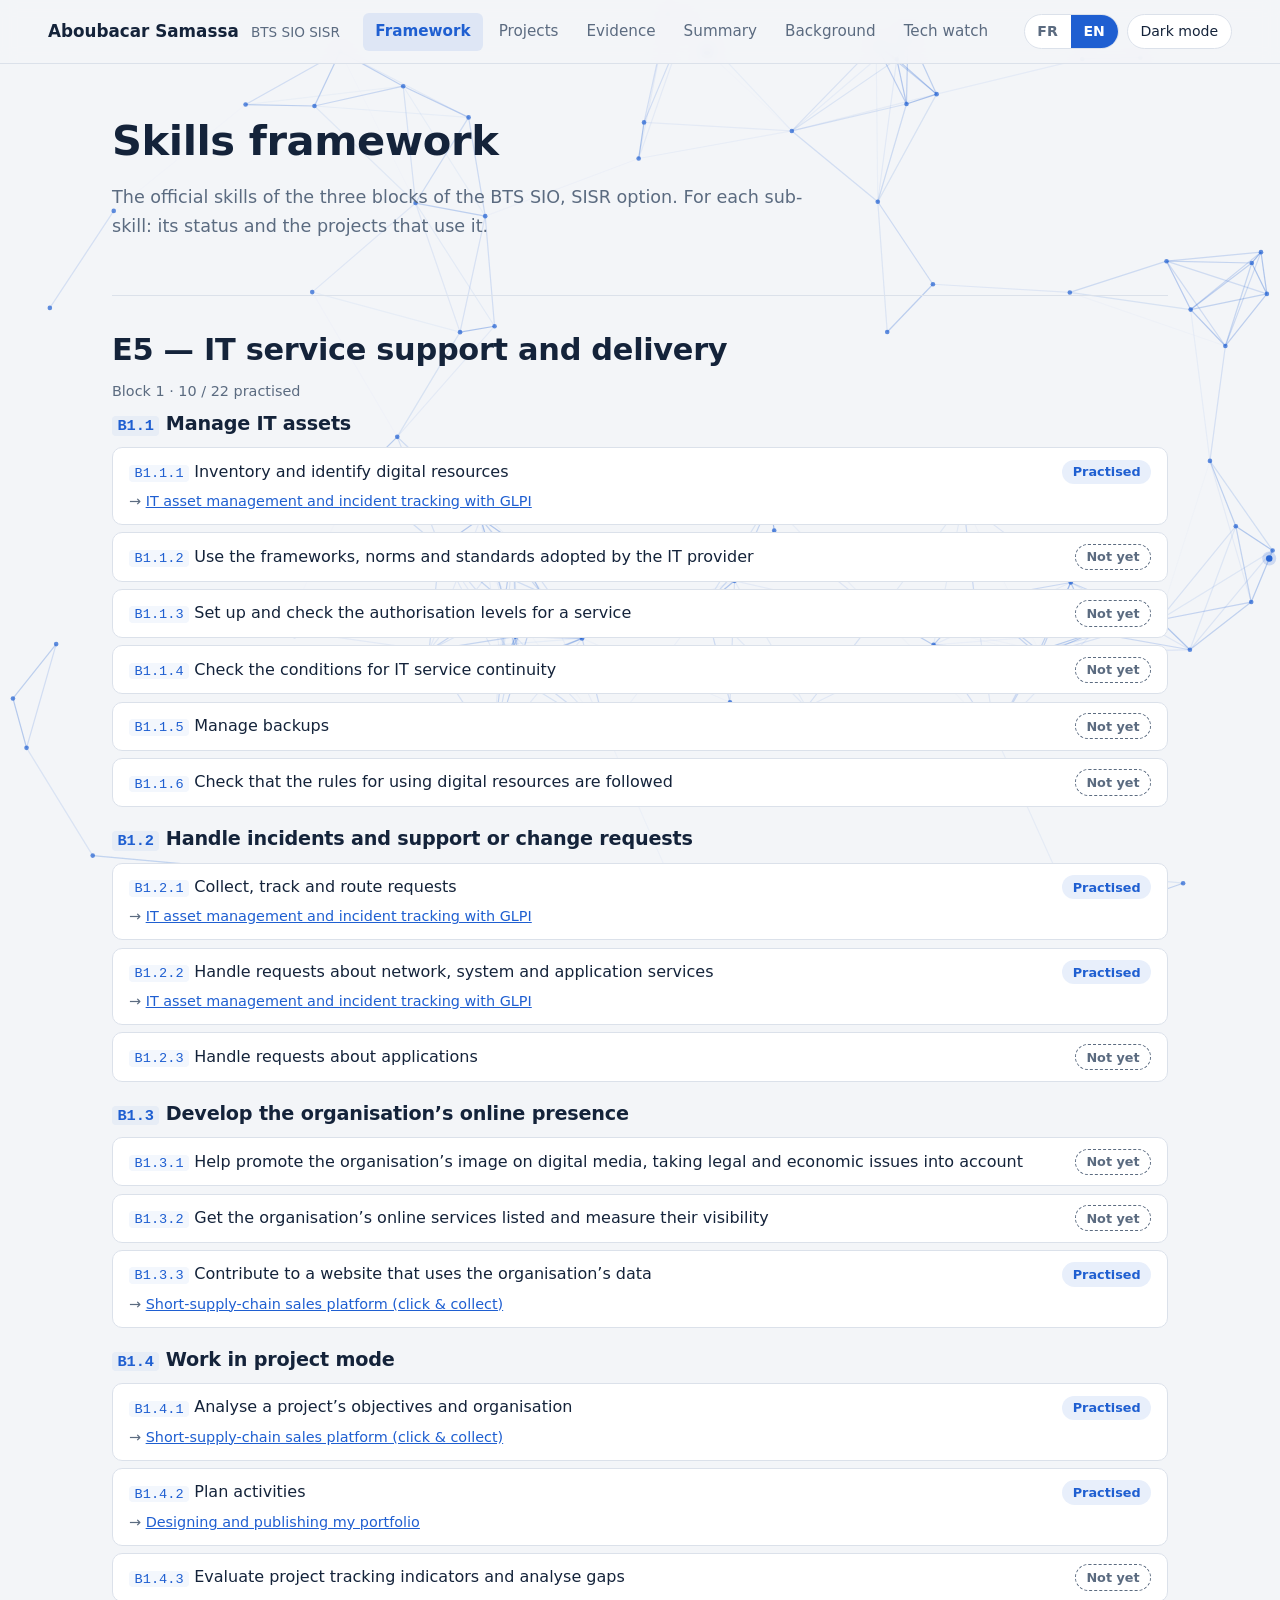
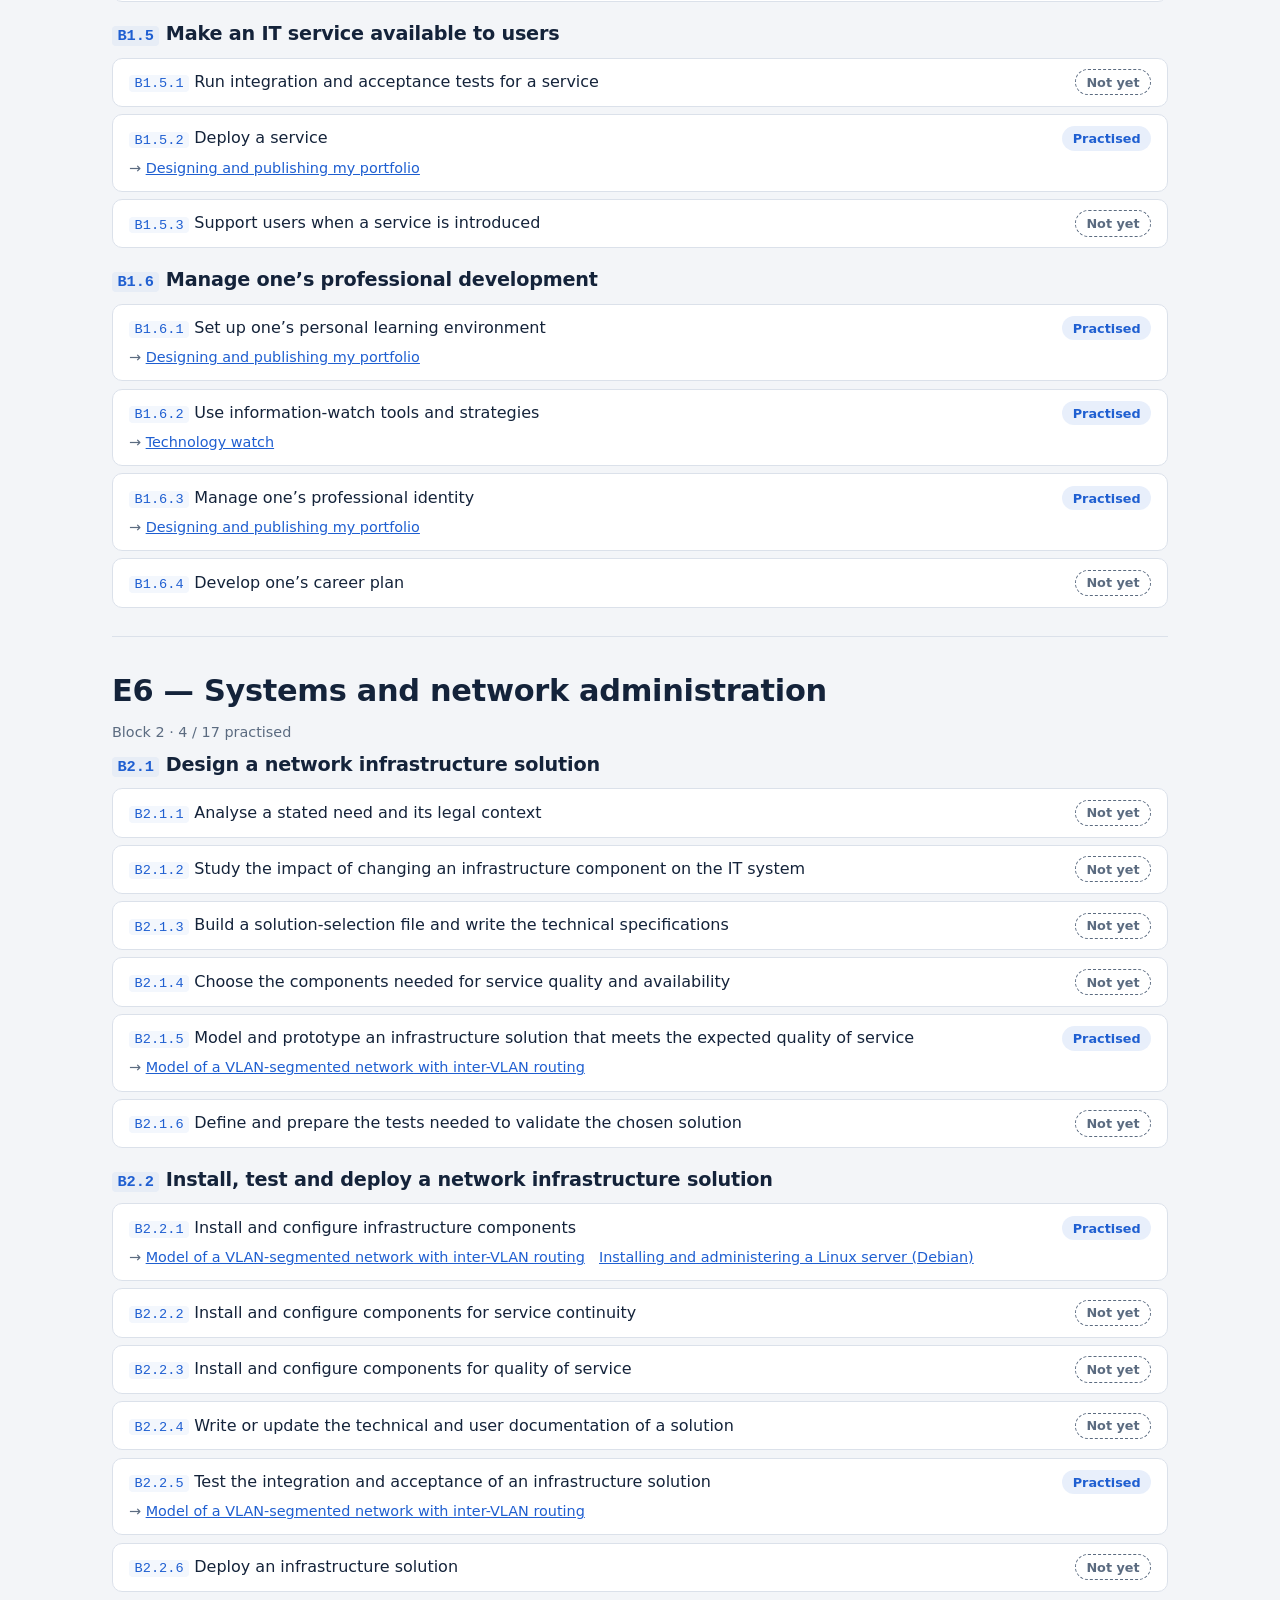
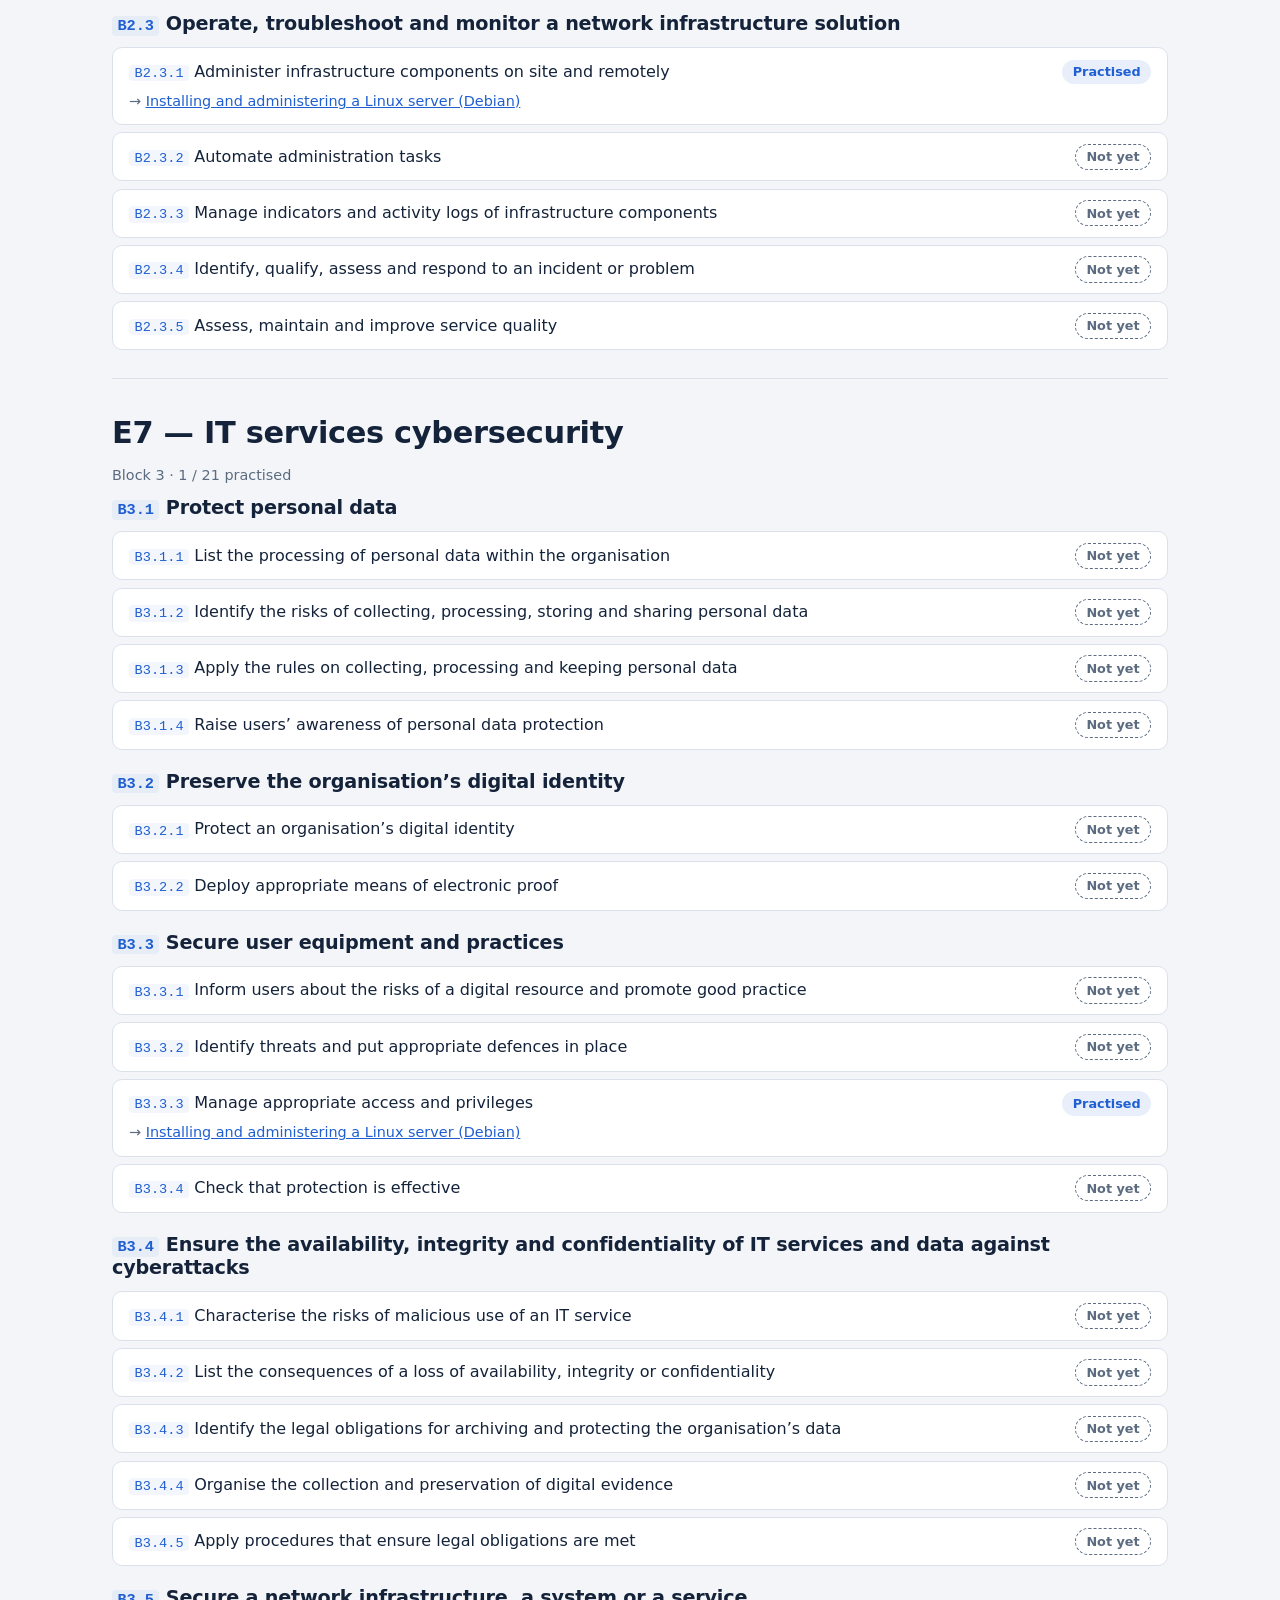
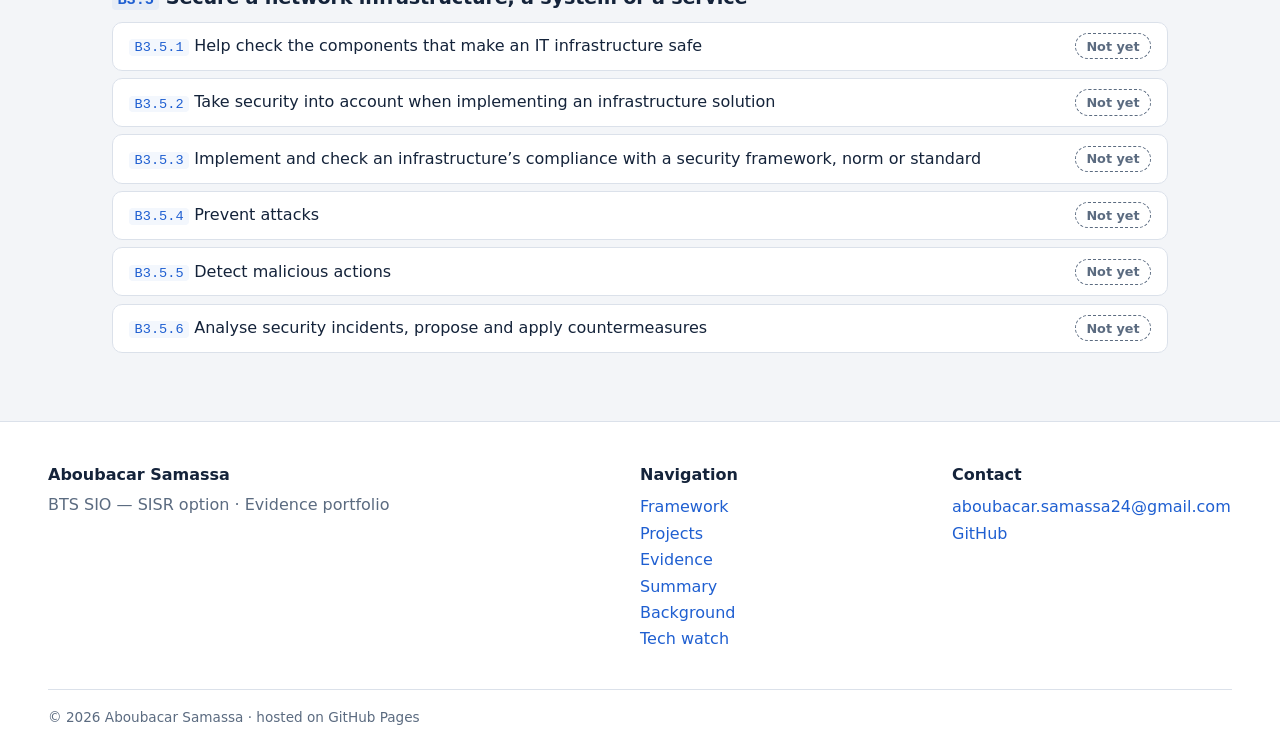
<file: referentiel-en.html>
<!DOCTYPE html>
<html lang="en" data-theme="light">
<head>
<meta charset="utf-8">
<meta name="viewport" content="width=device-width, initial-scale=1">
<title>Skills framework — Aboubacar Samassa</title>
<meta name="description" content="Evidence portfolio — BTS SIO SISR · Aboubacar Samassa">
<script>(function(){var d=document.documentElement;d.classList.add("js");try{var s=localStorage.getItem("theme");d.dataset.theme=s||(matchMedia("(prefers-color-scheme: dark)").matches?"dark":"light")}catch(e){}})()</script>
<link rel="stylesheet" href="style.css?v=5">
</head>
<body>
<canvas id="fond" aria-hidden="true"></canvas>
<div id="progression" aria-hidden="true"></div>
<a class="skip" href="#main">Skip to content</a>
<header class="topbar">
  <a class="marque" href="index-en.html">Aboubacar Samassa <span>BTS SIO SISR</span></a>
  <nav aria-label="Main navigation"><ul><li><a href="referentiel-en.html" aria-current="page">Framework</a></li><li><a href="realisations-en.html">Projects</a></li><li><a href="preuves-en.html">Evidence</a></li><li><a href="synthese-en.html">Summary</a></li><li><a href="parcours-en.html">Background</a></li><li><a href="veille-en.html">Tech watch</a></li></ul></nav>
  <div class="outils"><div class="langues" role="group" aria-label="Langue / Language"><a href="referentiel.html" lang="fr" hreflang="fr" title="Français">FR</a><span aria-current="true" title="English">EN</span></div>
  <button class="outil" id="theme" type="button" aria-pressed="false">Dark mode</button></div>
</header>
<main id="main"><section class="entete-page"><h1>Skills framework</h1><p class="lead">The official skills of the three blocks of the BTS SIO, SISR option. For each sub-skill: its status and the projects that use it.</p></section><div class="contenu"><section class="bloc" id="e5"><h2>E5 — IT service support and delivery</h2><p class="petit">Block 1 · 10 / 22 practised</p><h3><code>B1.1</code> Manage IT assets</h3><ul class="ref-liste"><li id="B1.1.1"><div class="ref-ligne"><span><code>B1.1.1</code> Inventory and identify digital resources</span><span class="pill ok">Practised</span></div><div class="ref-liens">→ <a href="realisations-en.html#tp-glpi">IT asset management and incident tracking with GLPI</a></div></li><li id="B1.1.2"><div class="ref-ligne"><span><code>B1.1.2</code> Use the frameworks, norms and standards adopted by the IT provider</span><span class="pill non">Not yet</span></div></li><li id="B1.1.3"><div class="ref-ligne"><span><code>B1.1.3</code> Set up and check the authorisation levels for a service</span><span class="pill non">Not yet</span></div></li><li id="B1.1.4"><div class="ref-ligne"><span><code>B1.1.4</code> Check the conditions for IT service continuity</span><span class="pill non">Not yet</span></div></li><li id="B1.1.5"><div class="ref-ligne"><span><code>B1.1.5</code> Manage backups</span><span class="pill non">Not yet</span></div></li><li id="B1.1.6"><div class="ref-ligne"><span><code>B1.1.6</code> Check that the rules for using digital resources are followed</span><span class="pill non">Not yet</span></div></li></ul><h3><code>B1.2</code> Handle incidents and support or change requests</h3><ul class="ref-liste"><li id="B1.2.1"><div class="ref-ligne"><span><code>B1.2.1</code> Collect, track and route requests</span><span class="pill ok">Practised</span></div><div class="ref-liens">→ <a href="realisations-en.html#tp-glpi">IT asset management and incident tracking with GLPI</a></div></li><li id="B1.2.2"><div class="ref-ligne"><span><code>B1.2.2</code> Handle requests about network, system and application services</span><span class="pill ok">Practised</span></div><div class="ref-liens">→ <a href="realisations-en.html#tp-glpi">IT asset management and incident tracking with GLPI</a></div></li><li id="B1.2.3"><div class="ref-ligne"><span><code>B1.2.3</code> Handle requests about applications</span><span class="pill non">Not yet</span></div></li></ul><h3><code>B1.3</code> Develop the organisation’s online presence</h3><ul class="ref-liste"><li id="B1.3.1"><div class="ref-ligne"><span><code>B1.3.1</code> Help promote the organisation’s image on digital media, taking legal and economic issues into account</span><span class="pill non">Not yet</span></div></li><li id="B1.3.2"><div class="ref-ligne"><span><code>B1.3.2</code> Get the organisation’s online services listed and measure their visibility</span><span class="pill non">Not yet</span></div></li><li id="B1.3.3"><div class="ref-ligne"><span><code>B1.3.3</code> Contribute to a website that uses the organisation’s data</span><span class="pill ok">Practised</span></div><div class="ref-liens">→ <a href="realisations-en.html#circuit-court">Short-supply-chain sales platform (click & collect)</a></div></li></ul><h3><code>B1.4</code> Work in project mode</h3><ul class="ref-liste"><li id="B1.4.1"><div class="ref-ligne"><span><code>B1.4.1</code> Analyse a project’s objectives and organisation</span><span class="pill ok">Practised</span></div><div class="ref-liens">→ <a href="realisations-en.html#circuit-court">Short-supply-chain sales platform (click & collect)</a></div></li><li id="B1.4.2"><div class="ref-ligne"><span><code>B1.4.2</code> Plan activities</span><span class="pill ok">Practised</span></div><div class="ref-liens">→ <a href="realisations-en.html#portfolio">Designing and publishing my portfolio</a></div></li><li id="B1.4.3"><div class="ref-ligne"><span><code>B1.4.3</code> Evaluate project tracking indicators and analyse gaps</span><span class="pill non">Not yet</span></div></li></ul><h3><code>B1.5</code> Make an IT service available to users</h3><ul class="ref-liste"><li id="B1.5.1"><div class="ref-ligne"><span><code>B1.5.1</code> Run integration and acceptance tests for a service</span><span class="pill non">Not yet</span></div></li><li id="B1.5.2"><div class="ref-ligne"><span><code>B1.5.2</code> Deploy a service</span><span class="pill ok">Practised</span></div><div class="ref-liens">→ <a href="realisations-en.html#portfolio">Designing and publishing my portfolio</a></div></li><li id="B1.5.3"><div class="ref-ligne"><span><code>B1.5.3</code> Support users when a service is introduced</span><span class="pill non">Not yet</span></div></li></ul><h3><code>B1.6</code> Manage one’s professional development</h3><ul class="ref-liste"><li id="B1.6.1"><div class="ref-ligne"><span><code>B1.6.1</code> Set up one’s personal learning environment</span><span class="pill ok">Practised</span></div><div class="ref-liens">→ <a href="realisations-en.html#portfolio">Designing and publishing my portfolio</a></div></li><li id="B1.6.2"><div class="ref-ligne"><span><code>B1.6.2</code> Use information-watch tools and strategies</span><span class="pill ok">Practised</span></div><div class="ref-liens">→ <a href="veille-en.html">Technology watch</a></div></li><li id="B1.6.3"><div class="ref-ligne"><span><code>B1.6.3</code> Manage one’s professional identity</span><span class="pill ok">Practised</span></div><div class="ref-liens">→ <a href="realisations-en.html#portfolio">Designing and publishing my portfolio</a></div></li><li id="B1.6.4"><div class="ref-ligne"><span><code>B1.6.4</code> Develop one’s career plan</span><span class="pill non">Not yet</span></div></li></ul></section><section class="bloc" id="e6"><h2>E6 — Systems and network administration</h2><p class="petit">Block 2 · 4 / 17 practised</p><h3><code>B2.1</code> Design a network infrastructure solution</h3><ul class="ref-liste"><li id="B2.1.1"><div class="ref-ligne"><span><code>B2.1.1</code> Analyse a stated need and its legal context</span><span class="pill non">Not yet</span></div></li><li id="B2.1.2"><div class="ref-ligne"><span><code>B2.1.2</code> Study the impact of changing an infrastructure component on the IT system</span><span class="pill non">Not yet</span></div></li><li id="B2.1.3"><div class="ref-ligne"><span><code>B2.1.3</code> Build a solution-selection file and write the technical specifications</span><span class="pill non">Not yet</span></div></li><li id="B2.1.4"><div class="ref-ligne"><span><code>B2.1.4</code> Choose the components needed for service quality and availability</span><span class="pill non">Not yet</span></div></li><li id="B2.1.5"><div class="ref-ligne"><span><code>B2.1.5</code> Model and prototype an infrastructure solution that meets the expected quality of service</span><span class="pill ok">Practised</span></div><div class="ref-liens">→ <a href="realisations-en.html#tp-vlan">Model of a VLAN-segmented network with inter-VLAN routing</a></div></li><li id="B2.1.6"><div class="ref-ligne"><span><code>B2.1.6</code> Define and prepare the tests needed to validate the chosen solution</span><span class="pill non">Not yet</span></div></li></ul><h3><code>B2.2</code> Install, test and deploy a network infrastructure solution</h3><ul class="ref-liste"><li id="B2.2.1"><div class="ref-ligne"><span><code>B2.2.1</code> Install and configure infrastructure components</span><span class="pill ok">Practised</span></div><div class="ref-liens">→ <a href="realisations-en.html#tp-vlan">Model of a VLAN-segmented network with inter-VLAN routing</a> <a href="realisations-en.html#tp-linux">Installing and administering a Linux server (Debian)</a></div></li><li id="B2.2.2"><div class="ref-ligne"><span><code>B2.2.2</code> Install and configure components for service continuity</span><span class="pill non">Not yet</span></div></li><li id="B2.2.3"><div class="ref-ligne"><span><code>B2.2.3</code> Install and configure components for quality of service</span><span class="pill non">Not yet</span></div></li><li id="B2.2.4"><div class="ref-ligne"><span><code>B2.2.4</code> Write or update the technical and user documentation of a solution</span><span class="pill non">Not yet</span></div></li><li id="B2.2.5"><div class="ref-ligne"><span><code>B2.2.5</code> Test the integration and acceptance of an infrastructure solution</span><span class="pill ok">Practised</span></div><div class="ref-liens">→ <a href="realisations-en.html#tp-vlan">Model of a VLAN-segmented network with inter-VLAN routing</a></div></li><li id="B2.2.6"><div class="ref-ligne"><span><code>B2.2.6</code> Deploy an infrastructure solution</span><span class="pill non">Not yet</span></div></li></ul><h3><code>B2.3</code> Operate, troubleshoot and monitor a network infrastructure solution</h3><ul class="ref-liste"><li id="B2.3.1"><div class="ref-ligne"><span><code>B2.3.1</code> Administer infrastructure components on site and remotely</span><span class="pill ok">Practised</span></div><div class="ref-liens">→ <a href="realisations-en.html#tp-linux">Installing and administering a Linux server (Debian)</a></div></li><li id="B2.3.2"><div class="ref-ligne"><span><code>B2.3.2</code> Automate administration tasks</span><span class="pill non">Not yet</span></div></li><li id="B2.3.3"><div class="ref-ligne"><span><code>B2.3.3</code> Manage indicators and activity logs of infrastructure components</span><span class="pill non">Not yet</span></div></li><li id="B2.3.4"><div class="ref-ligne"><span><code>B2.3.4</code> Identify, qualify, assess and respond to an incident or problem</span><span class="pill non">Not yet</span></div></li><li id="B2.3.5"><div class="ref-ligne"><span><code>B2.3.5</code> Assess, maintain and improve service quality</span><span class="pill non">Not yet</span></div></li></ul></section><section class="bloc" id="e7"><h2>E7 — IT services cybersecurity</h2><p class="petit">Block 3 · 1 / 21 practised</p><h3><code>B3.1</code> Protect personal data</h3><ul class="ref-liste"><li id="B3.1.1"><div class="ref-ligne"><span><code>B3.1.1</code> List the processing of personal data within the organisation</span><span class="pill non">Not yet</span></div></li><li id="B3.1.2"><div class="ref-ligne"><span><code>B3.1.2</code> Identify the risks of collecting, processing, storing and sharing personal data</span><span class="pill non">Not yet</span></div></li><li id="B3.1.3"><div class="ref-ligne"><span><code>B3.1.3</code> Apply the rules on collecting, processing and keeping personal data</span><span class="pill non">Not yet</span></div></li><li id="B3.1.4"><div class="ref-ligne"><span><code>B3.1.4</code> Raise users’ awareness of personal data protection</span><span class="pill non">Not yet</span></div></li></ul><h3><code>B3.2</code> Preserve the organisation’s digital identity</h3><ul class="ref-liste"><li id="B3.2.1"><div class="ref-ligne"><span><code>B3.2.1</code> Protect an organisation’s digital identity</span><span class="pill non">Not yet</span></div></li><li id="B3.2.2"><div class="ref-ligne"><span><code>B3.2.2</code> Deploy appropriate means of electronic proof</span><span class="pill non">Not yet</span></div></li></ul><h3><code>B3.3</code> Secure user equipment and practices</h3><ul class="ref-liste"><li id="B3.3.1"><div class="ref-ligne"><span><code>B3.3.1</code> Inform users about the risks of a digital resource and promote good practice</span><span class="pill non">Not yet</span></div></li><li id="B3.3.2"><div class="ref-ligne"><span><code>B3.3.2</code> Identify threats and put appropriate defences in place</span><span class="pill non">Not yet</span></div></li><li id="B3.3.3"><div class="ref-ligne"><span><code>B3.3.3</code> Manage appropriate access and privileges</span><span class="pill ok">Practised</span></div><div class="ref-liens">→ <a href="realisations-en.html#tp-linux">Installing and administering a Linux server (Debian)</a></div></li><li id="B3.3.4"><div class="ref-ligne"><span><code>B3.3.4</code> Check that protection is effective</span><span class="pill non">Not yet</span></div></li></ul><h3><code>B3.4</code> Ensure the availability, integrity and confidentiality of IT services and data against cyberattacks</h3><ul class="ref-liste"><li id="B3.4.1"><div class="ref-ligne"><span><code>B3.4.1</code> Characterise the risks of malicious use of an IT service</span><span class="pill non">Not yet</span></div></li><li id="B3.4.2"><div class="ref-ligne"><span><code>B3.4.2</code> List the consequences of a loss of availability, integrity or confidentiality</span><span class="pill non">Not yet</span></div></li><li id="B3.4.3"><div class="ref-ligne"><span><code>B3.4.3</code> Identify the legal obligations for archiving and protecting the organisation’s data</span><span class="pill non">Not yet</span></div></li><li id="B3.4.4"><div class="ref-ligne"><span><code>B3.4.4</code> Organise the collection and preservation of digital evidence</span><span class="pill non">Not yet</span></div></li><li id="B3.4.5"><div class="ref-ligne"><span><code>B3.4.5</code> Apply procedures that ensure legal obligations are met</span><span class="pill non">Not yet</span></div></li></ul><h3><code>B3.5</code> Secure a network infrastructure, a system or a service</h3><ul class="ref-liste"><li id="B3.5.1"><div class="ref-ligne"><span><code>B3.5.1</code> Help check the components that make an IT infrastructure safe</span><span class="pill non">Not yet</span></div></li><li id="B3.5.2"><div class="ref-ligne"><span><code>B3.5.2</code> Take security into account when implementing an infrastructure solution</span><span class="pill non">Not yet</span></div></li><li id="B3.5.3"><div class="ref-ligne"><span><code>B3.5.3</code> Implement and check an infrastructure’s compliance with a security framework, norm or standard</span><span class="pill non">Not yet</span></div></li><li id="B3.5.4"><div class="ref-ligne"><span><code>B3.5.4</code> Prevent attacks</span><span class="pill non">Not yet</span></div></li><li id="B3.5.5"><div class="ref-ligne"><span><code>B3.5.5</code> Detect malicious actions</span><span class="pill non">Not yet</span></div></li><li id="B3.5.6"><div class="ref-ligne"><span><code>B3.5.6</code> Analyse security incidents, propose and apply countermeasures</span><span class="pill non">Not yet</span></div></li></ul></section></div></main>
<footer class="pied">
  <div><strong>Aboubacar Samassa</strong><p>BTS SIO — SISR option · Evidence portfolio</p></div>
  <div><strong>Navigation</strong><ul><li><a href="referentiel-en.html">Framework</a></li><li><a href="realisations-en.html">Projects</a></li><li><a href="preuves-en.html">Evidence</a></li><li><a href="synthese-en.html">Summary</a></li><li><a href="parcours-en.html">Background</a></li><li><a href="veille-en.html">Tech watch</a></li></ul></div>
  <div><strong>Contact</strong><ul><li><a href="mailto:aboubacar.samassa24@gmail.com">aboubacar.samassa24@gmail.com</a></li><li><a href="https://github.com/Ubasams24">GitHub</a></li></ul></div>
  <p class="copy">© 2026 Aboubacar Samassa · hosted on GitHub Pages</p>
</footer>
<script src="script.js?v=5"></script>
<script src="fond.js?v=5"></script>
</body>
</html>
</file>
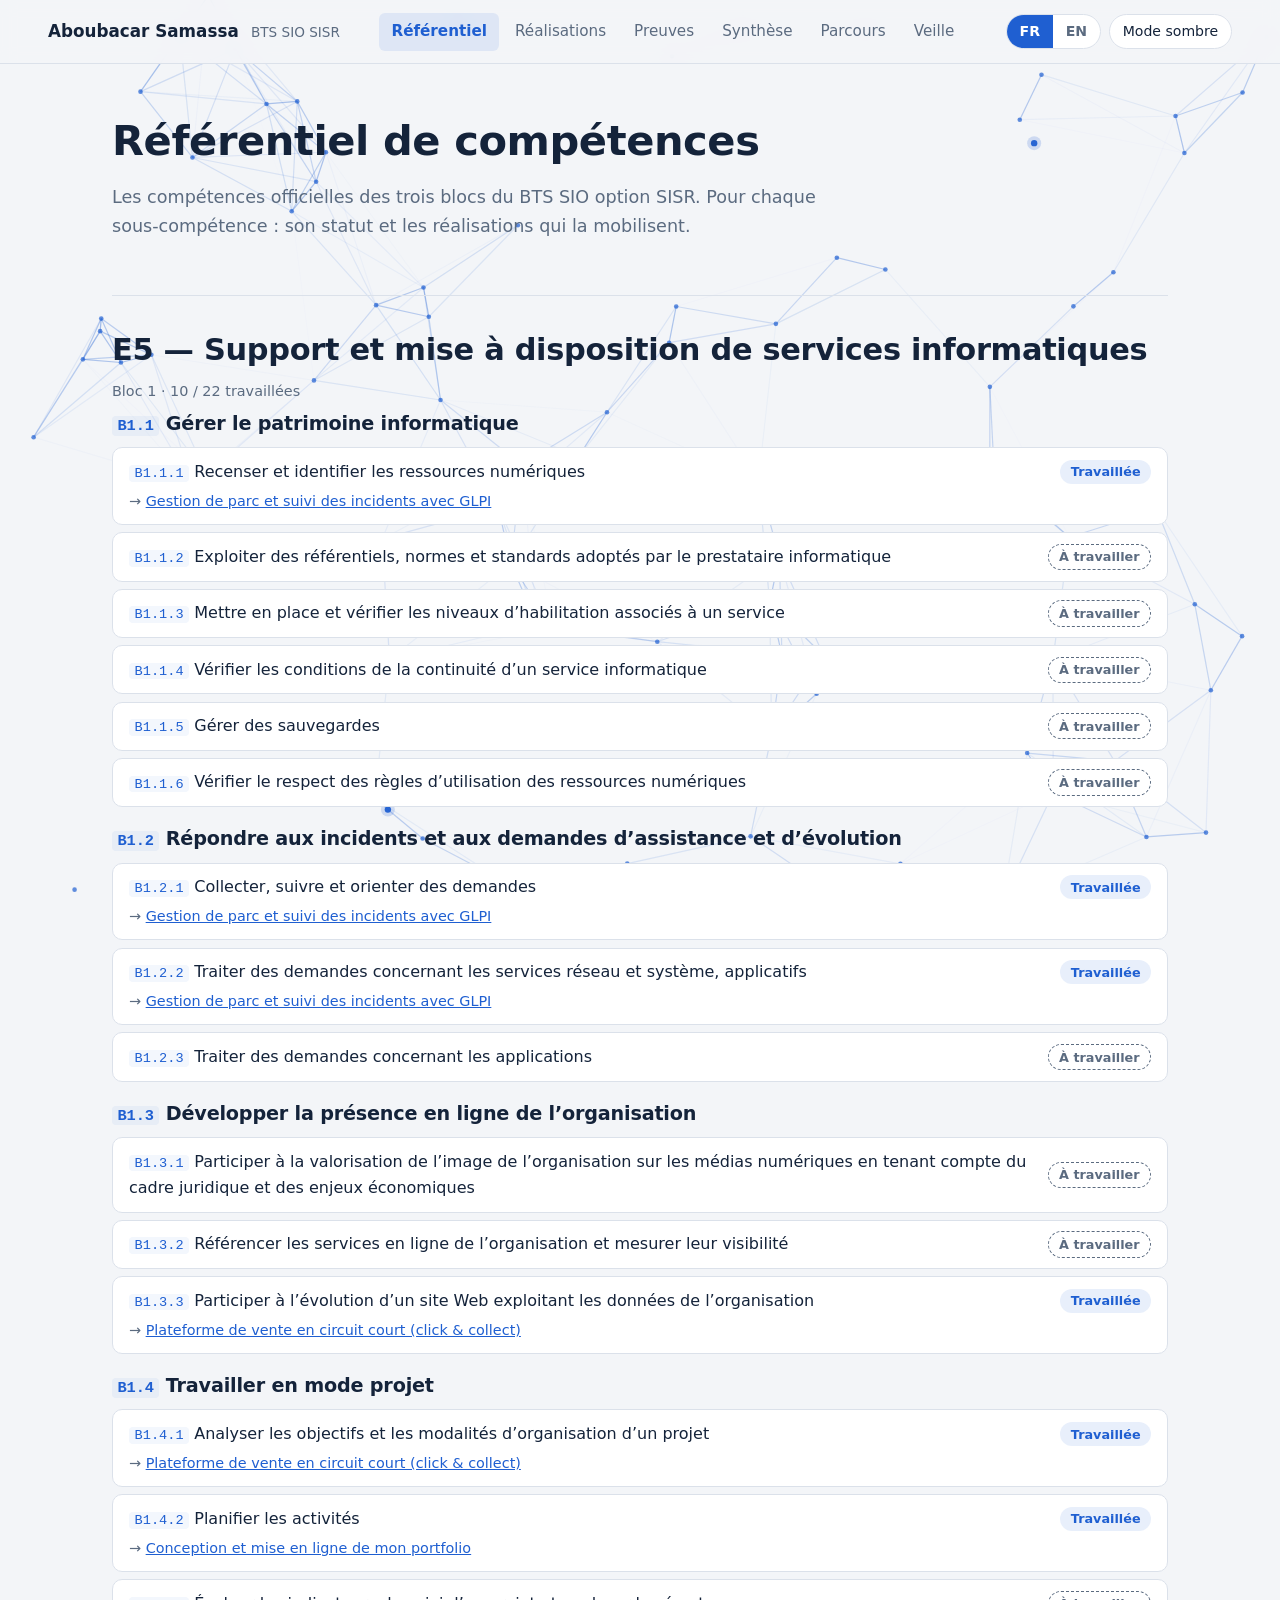
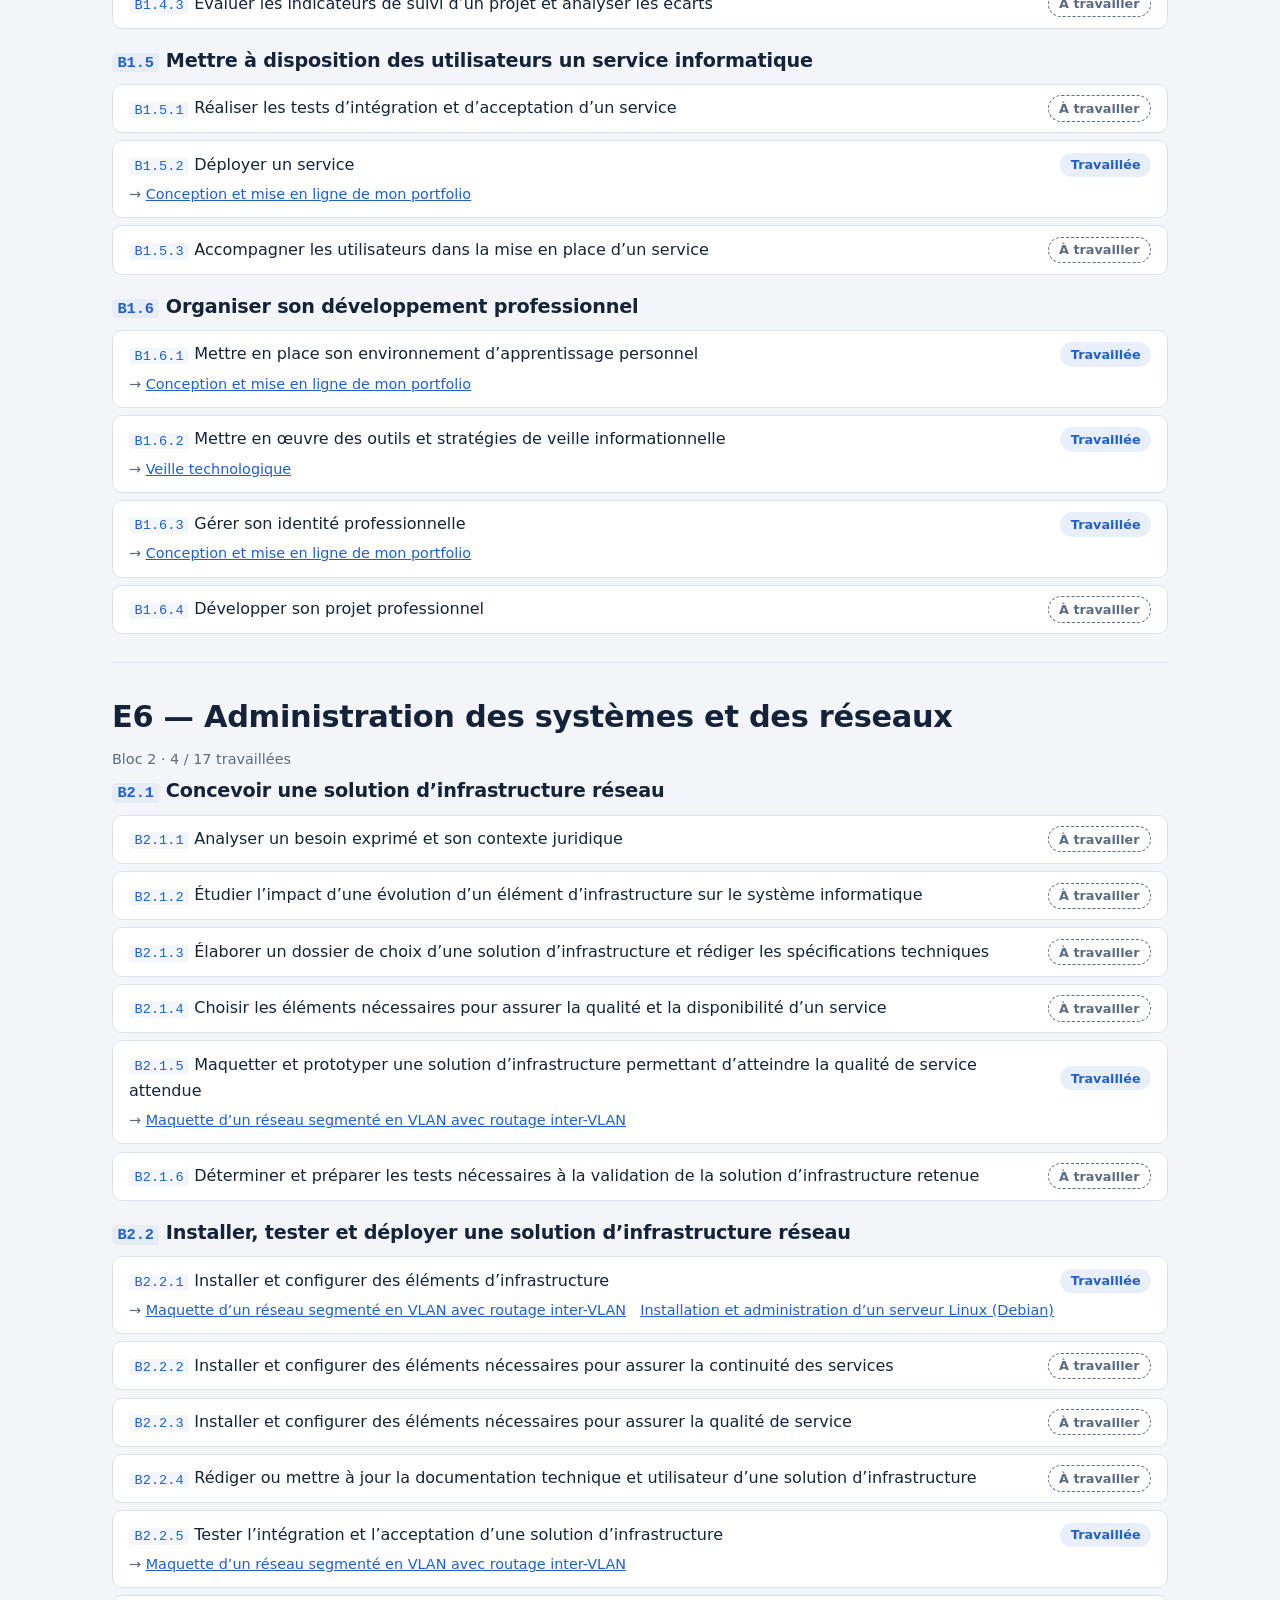
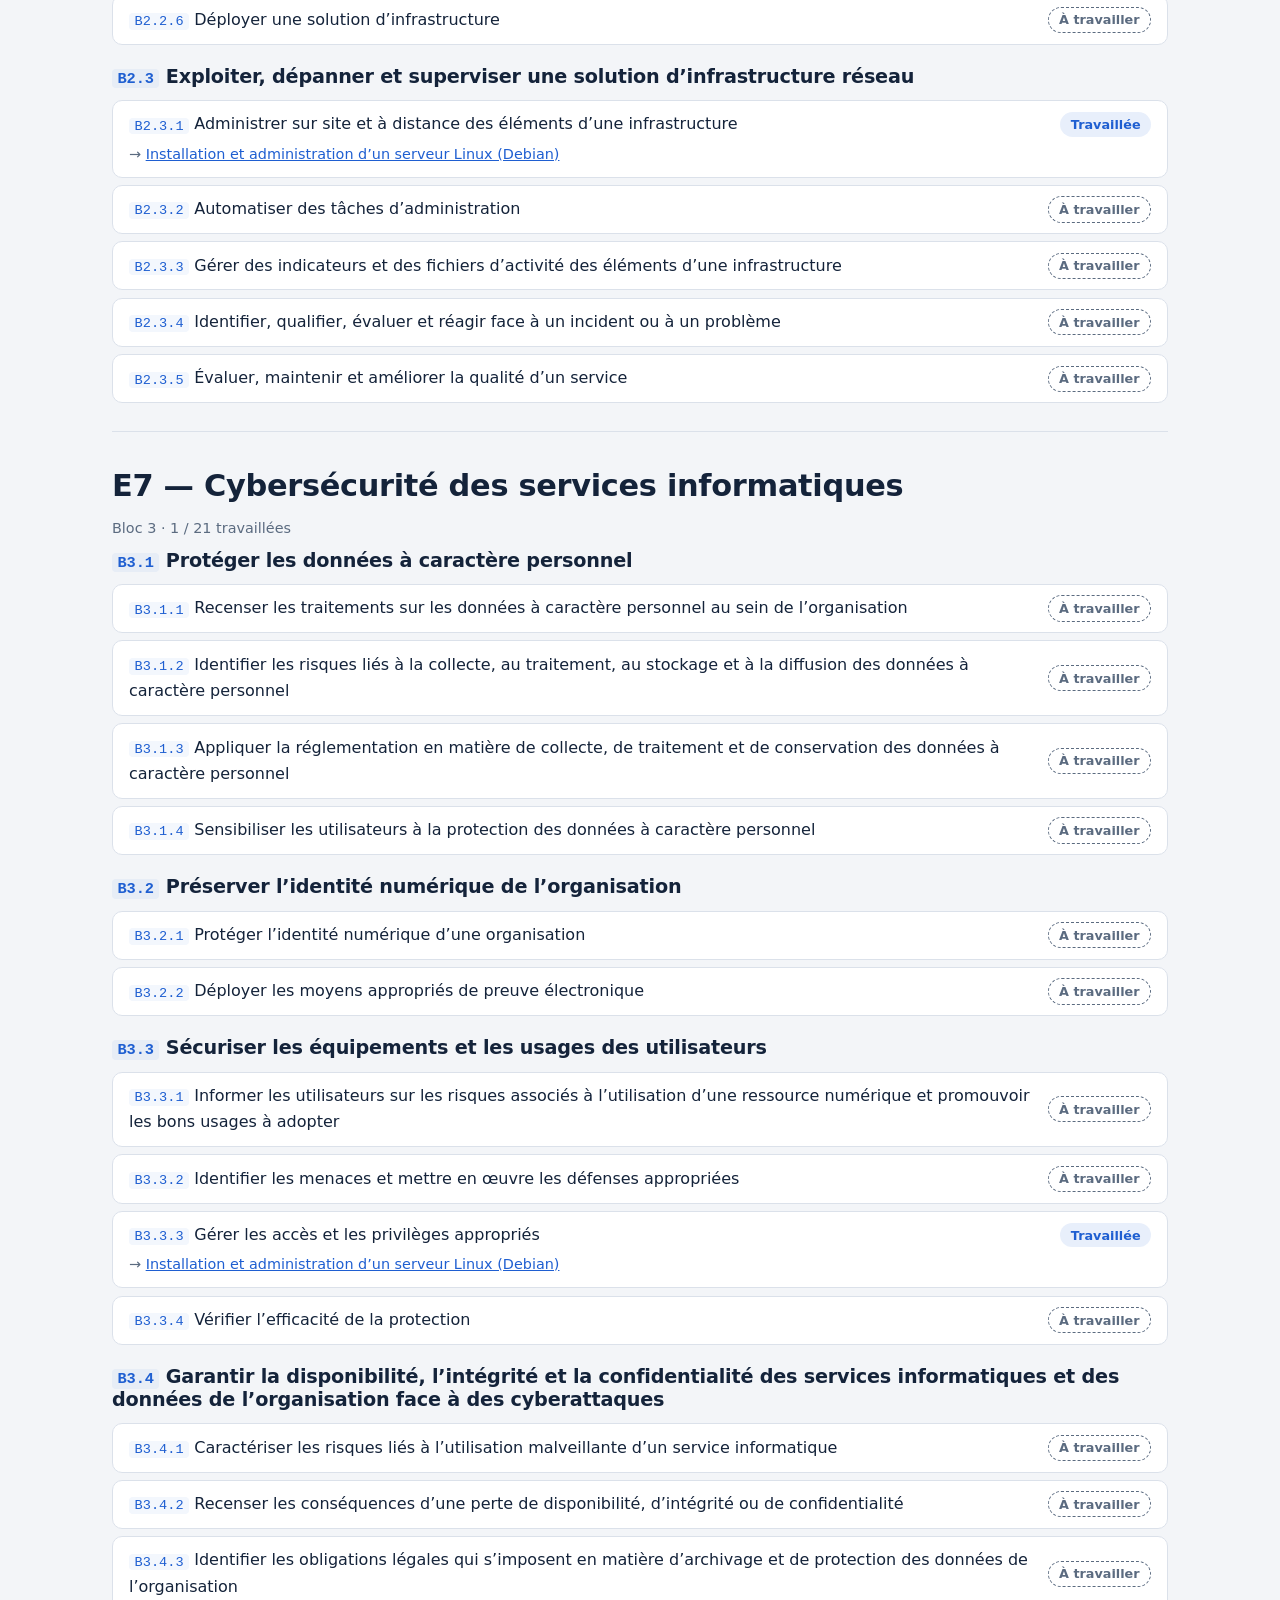
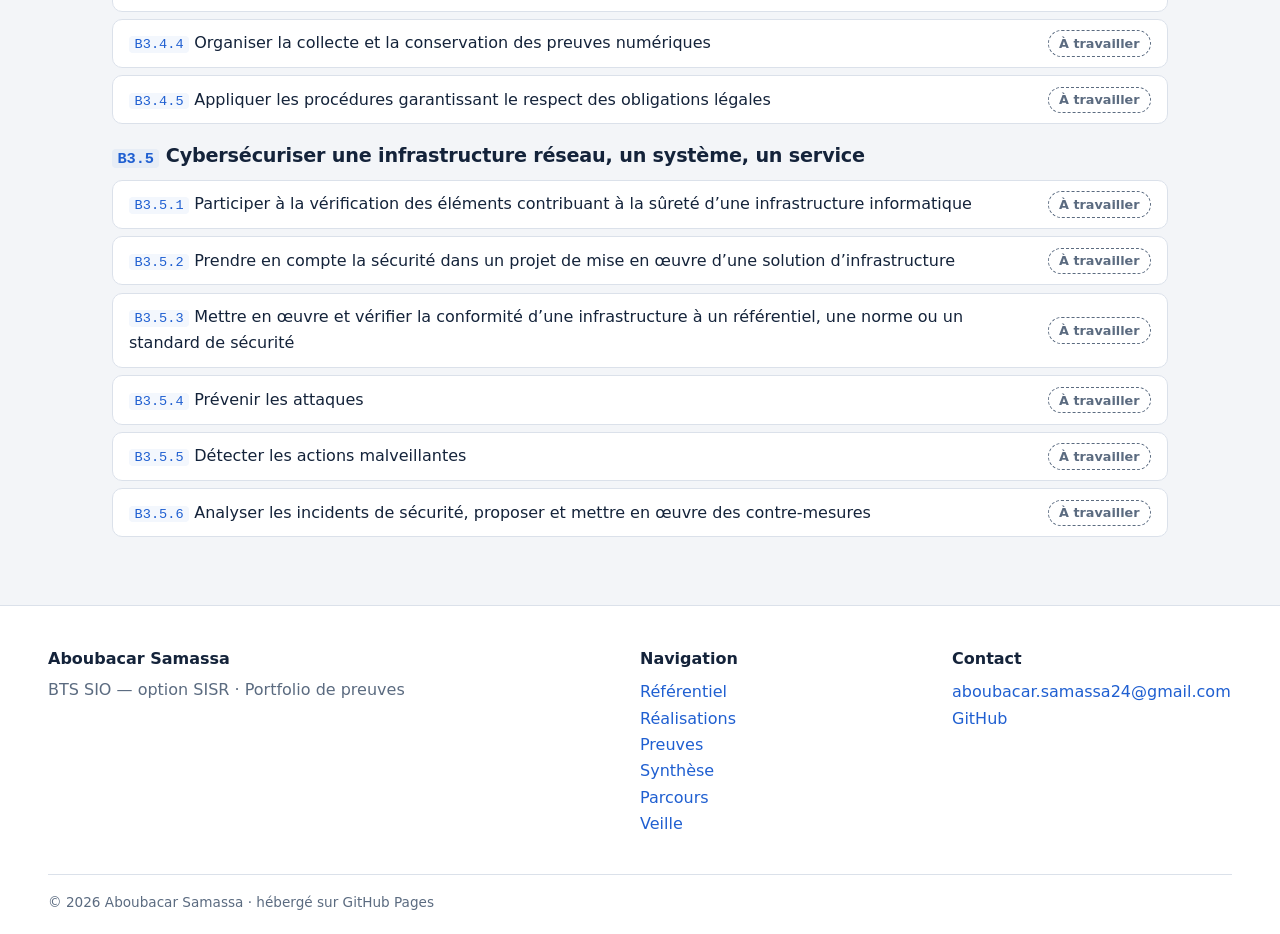
<file: referentiel.html>
<!DOCTYPE html>
<html lang="fr" data-theme="light">
<head>
<meta charset="utf-8">
<meta name="viewport" content="width=device-width, initial-scale=1">
<title>Référentiel de compétences — Aboubacar Samassa</title>
<meta name="description" content="Portfolio de preuves — BTS SIO SISR · Aboubacar Samassa">
<script>(function(){var d=document.documentElement;d.classList.add("js");try{var s=localStorage.getItem("theme");d.dataset.theme=s||(matchMedia("(prefers-color-scheme: dark)").matches?"dark":"light")}catch(e){}})()</script>
<link rel="stylesheet" href="style.css?v=5">
</head>
<body>
<canvas id="fond" aria-hidden="true"></canvas>
<div id="progression" aria-hidden="true"></div>
<a class="skip" href="#main">Aller au contenu</a>
<header class="topbar">
  <a class="marque" href="index.html">Aboubacar Samassa <span>BTS SIO SISR</span></a>
  <nav aria-label="Navigation principale"><ul><li><a href="referentiel.html" aria-current="page">Référentiel</a></li><li><a href="realisations.html">Réalisations</a></li><li><a href="preuves.html">Preuves</a></li><li><a href="synthese.html">Synthèse</a></li><li><a href="parcours.html">Parcours</a></li><li><a href="veille.html">Veille</a></li></ul></nav>
  <div class="outils"><div class="langues" role="group" aria-label="Langue / Language"><span aria-current="true" title="Français">FR</span><a href="referentiel-en.html" lang="en" hreflang="en" title="English">EN</a></div>
  <button class="outil" id="theme" type="button" aria-pressed="false">Mode sombre</button></div>
</header>
<main id="main"><section class="entete-page"><h1>Référentiel de compétences</h1><p class="lead">Les compétences officielles des trois blocs du BTS SIO option SISR. Pour chaque sous-compétence : son statut et les réalisations qui la mobilisent.</p></section><div class="contenu"><section class="bloc" id="e5"><h2>E5 — Support et mise à disposition de services informatiques</h2><p class="petit">Bloc 1 · 10 / 22 travaillées</p><h3><code>B1.1</code> Gérer le patrimoine informatique</h3><ul class="ref-liste"><li id="B1.1.1"><div class="ref-ligne"><span><code>B1.1.1</code> Recenser et identifier les ressources numériques</span><span class="pill ok">Travaillée</span></div><div class="ref-liens">→ <a href="realisations.html#tp-glpi">Gestion de parc et suivi des incidents avec GLPI</a></div></li><li id="B1.1.2"><div class="ref-ligne"><span><code>B1.1.2</code> Exploiter des référentiels, normes et standards adoptés par le prestataire informatique</span><span class="pill non">À travailler</span></div></li><li id="B1.1.3"><div class="ref-ligne"><span><code>B1.1.3</code> Mettre en place et vérifier les niveaux d’habilitation associés à un service</span><span class="pill non">À travailler</span></div></li><li id="B1.1.4"><div class="ref-ligne"><span><code>B1.1.4</code> Vérifier les conditions de la continuité d’un service informatique</span><span class="pill non">À travailler</span></div></li><li id="B1.1.5"><div class="ref-ligne"><span><code>B1.1.5</code> Gérer des sauvegardes</span><span class="pill non">À travailler</span></div></li><li id="B1.1.6"><div class="ref-ligne"><span><code>B1.1.6</code> Vérifier le respect des règles d’utilisation des ressources numériques</span><span class="pill non">À travailler</span></div></li></ul><h3><code>B1.2</code> Répondre aux incidents et aux demandes d’assistance et d’évolution</h3><ul class="ref-liste"><li id="B1.2.1"><div class="ref-ligne"><span><code>B1.2.1</code> Collecter, suivre et orienter des demandes</span><span class="pill ok">Travaillée</span></div><div class="ref-liens">→ <a href="realisations.html#tp-glpi">Gestion de parc et suivi des incidents avec GLPI</a></div></li><li id="B1.2.2"><div class="ref-ligne"><span><code>B1.2.2</code> Traiter des demandes concernant les services réseau et système, applicatifs</span><span class="pill ok">Travaillée</span></div><div class="ref-liens">→ <a href="realisations.html#tp-glpi">Gestion de parc et suivi des incidents avec GLPI</a></div></li><li id="B1.2.3"><div class="ref-ligne"><span><code>B1.2.3</code> Traiter des demandes concernant les applications</span><span class="pill non">À travailler</span></div></li></ul><h3><code>B1.3</code> Développer la présence en ligne de l’organisation</h3><ul class="ref-liste"><li id="B1.3.1"><div class="ref-ligne"><span><code>B1.3.1</code> Participer à la valorisation de l’image de l’organisation sur les médias numériques en tenant compte du cadre juridique et des enjeux économiques</span><span class="pill non">À travailler</span></div></li><li id="B1.3.2"><div class="ref-ligne"><span><code>B1.3.2</code> Référencer les services en ligne de l’organisation et mesurer leur visibilité</span><span class="pill non">À travailler</span></div></li><li id="B1.3.3"><div class="ref-ligne"><span><code>B1.3.3</code> Participer à l’évolution d’un site Web exploitant les données de l’organisation</span><span class="pill ok">Travaillée</span></div><div class="ref-liens">→ <a href="realisations.html#circuit-court">Plateforme de vente en circuit court (click & collect)</a></div></li></ul><h3><code>B1.4</code> Travailler en mode projet</h3><ul class="ref-liste"><li id="B1.4.1"><div class="ref-ligne"><span><code>B1.4.1</code> Analyser les objectifs et les modalités d’organisation d’un projet</span><span class="pill ok">Travaillée</span></div><div class="ref-liens">→ <a href="realisations.html#circuit-court">Plateforme de vente en circuit court (click & collect)</a></div></li><li id="B1.4.2"><div class="ref-ligne"><span><code>B1.4.2</code> Planifier les activités</span><span class="pill ok">Travaillée</span></div><div class="ref-liens">→ <a href="realisations.html#portfolio">Conception et mise en ligne de mon portfolio</a></div></li><li id="B1.4.3"><div class="ref-ligne"><span><code>B1.4.3</code> Évaluer les indicateurs de suivi d’un projet et analyser les écarts</span><span class="pill non">À travailler</span></div></li></ul><h3><code>B1.5</code> Mettre à disposition des utilisateurs un service informatique</h3><ul class="ref-liste"><li id="B1.5.1"><div class="ref-ligne"><span><code>B1.5.1</code> Réaliser les tests d’intégration et d’acceptation d’un service</span><span class="pill non">À travailler</span></div></li><li id="B1.5.2"><div class="ref-ligne"><span><code>B1.5.2</code> Déployer un service</span><span class="pill ok">Travaillée</span></div><div class="ref-liens">→ <a href="realisations.html#portfolio">Conception et mise en ligne de mon portfolio</a></div></li><li id="B1.5.3"><div class="ref-ligne"><span><code>B1.5.3</code> Accompagner les utilisateurs dans la mise en place d’un service</span><span class="pill non">À travailler</span></div></li></ul><h3><code>B1.6</code> Organiser son développement professionnel</h3><ul class="ref-liste"><li id="B1.6.1"><div class="ref-ligne"><span><code>B1.6.1</code> Mettre en place son environnement d’apprentissage personnel</span><span class="pill ok">Travaillée</span></div><div class="ref-liens">→ <a href="realisations.html#portfolio">Conception et mise en ligne de mon portfolio</a></div></li><li id="B1.6.2"><div class="ref-ligne"><span><code>B1.6.2</code> Mettre en œuvre des outils et stratégies de veille informationnelle</span><span class="pill ok">Travaillée</span></div><div class="ref-liens">→ <a href="veille.html">Veille technologique</a></div></li><li id="B1.6.3"><div class="ref-ligne"><span><code>B1.6.3</code> Gérer son identité professionnelle</span><span class="pill ok">Travaillée</span></div><div class="ref-liens">→ <a href="realisations.html#portfolio">Conception et mise en ligne de mon portfolio</a></div></li><li id="B1.6.4"><div class="ref-ligne"><span><code>B1.6.4</code> Développer son projet professionnel</span><span class="pill non">À travailler</span></div></li></ul></section><section class="bloc" id="e6"><h2>E6 — Administration des systèmes et des réseaux</h2><p class="petit">Bloc 2 · 4 / 17 travaillées</p><h3><code>B2.1</code> Concevoir une solution d’infrastructure réseau</h3><ul class="ref-liste"><li id="B2.1.1"><div class="ref-ligne"><span><code>B2.1.1</code> Analyser un besoin exprimé et son contexte juridique</span><span class="pill non">À travailler</span></div></li><li id="B2.1.2"><div class="ref-ligne"><span><code>B2.1.2</code> Étudier l’impact d’une évolution d’un élément d’infrastructure sur le système informatique</span><span class="pill non">À travailler</span></div></li><li id="B2.1.3"><div class="ref-ligne"><span><code>B2.1.3</code> Élaborer un dossier de choix d’une solution d’infrastructure et rédiger les spécifications techniques</span><span class="pill non">À travailler</span></div></li><li id="B2.1.4"><div class="ref-ligne"><span><code>B2.1.4</code> Choisir les éléments nécessaires pour assurer la qualité et la disponibilité d’un service</span><span class="pill non">À travailler</span></div></li><li id="B2.1.5"><div class="ref-ligne"><span><code>B2.1.5</code> Maquetter et prototyper une solution d’infrastructure permettant d’atteindre la qualité de service attendue</span><span class="pill ok">Travaillée</span></div><div class="ref-liens">→ <a href="realisations.html#tp-vlan">Maquette d’un réseau segmenté en VLAN avec routage inter-VLAN</a></div></li><li id="B2.1.6"><div class="ref-ligne"><span><code>B2.1.6</code> Déterminer et préparer les tests nécessaires à la validation de la solution d’infrastructure retenue</span><span class="pill non">À travailler</span></div></li></ul><h3><code>B2.2</code> Installer, tester et déployer une solution d’infrastructure réseau</h3><ul class="ref-liste"><li id="B2.2.1"><div class="ref-ligne"><span><code>B2.2.1</code> Installer et configurer des éléments d’infrastructure</span><span class="pill ok">Travaillée</span></div><div class="ref-liens">→ <a href="realisations.html#tp-vlan">Maquette d’un réseau segmenté en VLAN avec routage inter-VLAN</a> <a href="realisations.html#tp-linux">Installation et administration d’un serveur Linux (Debian)</a></div></li><li id="B2.2.2"><div class="ref-ligne"><span><code>B2.2.2</code> Installer et configurer des éléments nécessaires pour assurer la continuité des services</span><span class="pill non">À travailler</span></div></li><li id="B2.2.3"><div class="ref-ligne"><span><code>B2.2.3</code> Installer et configurer des éléments nécessaires pour assurer la qualité de service</span><span class="pill non">À travailler</span></div></li><li id="B2.2.4"><div class="ref-ligne"><span><code>B2.2.4</code> Rédiger ou mettre à jour la documentation technique et utilisateur d’une solution d’infrastructure</span><span class="pill non">À travailler</span></div></li><li id="B2.2.5"><div class="ref-ligne"><span><code>B2.2.5</code> Tester l’intégration et l’acceptation d’une solution d’infrastructure</span><span class="pill ok">Travaillée</span></div><div class="ref-liens">→ <a href="realisations.html#tp-vlan">Maquette d’un réseau segmenté en VLAN avec routage inter-VLAN</a></div></li><li id="B2.2.6"><div class="ref-ligne"><span><code>B2.2.6</code> Déployer une solution d’infrastructure</span><span class="pill non">À travailler</span></div></li></ul><h3><code>B2.3</code> Exploiter, dépanner et superviser une solution d’infrastructure réseau</h3><ul class="ref-liste"><li id="B2.3.1"><div class="ref-ligne"><span><code>B2.3.1</code> Administrer sur site et à distance des éléments d’une infrastructure</span><span class="pill ok">Travaillée</span></div><div class="ref-liens">→ <a href="realisations.html#tp-linux">Installation et administration d’un serveur Linux (Debian)</a></div></li><li id="B2.3.2"><div class="ref-ligne"><span><code>B2.3.2</code> Automatiser des tâches d’administration</span><span class="pill non">À travailler</span></div></li><li id="B2.3.3"><div class="ref-ligne"><span><code>B2.3.3</code> Gérer des indicateurs et des fichiers d’activité des éléments d’une infrastructure</span><span class="pill non">À travailler</span></div></li><li id="B2.3.4"><div class="ref-ligne"><span><code>B2.3.4</code> Identifier, qualifier, évaluer et réagir face à un incident ou à un problème</span><span class="pill non">À travailler</span></div></li><li id="B2.3.5"><div class="ref-ligne"><span><code>B2.3.5</code> Évaluer, maintenir et améliorer la qualité d’un service</span><span class="pill non">À travailler</span></div></li></ul></section><section class="bloc" id="e7"><h2>E7 — Cybersécurité des services informatiques</h2><p class="petit">Bloc 3 · 1 / 21 travaillées</p><h3><code>B3.1</code> Protéger les données à caractère personnel</h3><ul class="ref-liste"><li id="B3.1.1"><div class="ref-ligne"><span><code>B3.1.1</code> Recenser les traitements sur les données à caractère personnel au sein de l’organisation</span><span class="pill non">À travailler</span></div></li><li id="B3.1.2"><div class="ref-ligne"><span><code>B3.1.2</code> Identifier les risques liés à la collecte, au traitement, au stockage et à la diffusion des données à caractère personnel</span><span class="pill non">À travailler</span></div></li><li id="B3.1.3"><div class="ref-ligne"><span><code>B3.1.3</code> Appliquer la réglementation en matière de collecte, de traitement et de conservation des données à caractère personnel</span><span class="pill non">À travailler</span></div></li><li id="B3.1.4"><div class="ref-ligne"><span><code>B3.1.4</code> Sensibiliser les utilisateurs à la protection des données à caractère personnel</span><span class="pill non">À travailler</span></div></li></ul><h3><code>B3.2</code> Préserver l’identité numérique de l’organisation</h3><ul class="ref-liste"><li id="B3.2.1"><div class="ref-ligne"><span><code>B3.2.1</code> Protéger l’identité numérique d’une organisation</span><span class="pill non">À travailler</span></div></li><li id="B3.2.2"><div class="ref-ligne"><span><code>B3.2.2</code> Déployer les moyens appropriés de preuve électronique</span><span class="pill non">À travailler</span></div></li></ul><h3><code>B3.3</code> Sécuriser les équipements et les usages des utilisateurs</h3><ul class="ref-liste"><li id="B3.3.1"><div class="ref-ligne"><span><code>B3.3.1</code> Informer les utilisateurs sur les risques associés à l’utilisation d’une ressource numérique et promouvoir les bons usages à adopter</span><span class="pill non">À travailler</span></div></li><li id="B3.3.2"><div class="ref-ligne"><span><code>B3.3.2</code> Identifier les menaces et mettre en œuvre les défenses appropriées</span><span class="pill non">À travailler</span></div></li><li id="B3.3.3"><div class="ref-ligne"><span><code>B3.3.3</code> Gérer les accès et les privilèges appropriés</span><span class="pill ok">Travaillée</span></div><div class="ref-liens">→ <a href="realisations.html#tp-linux">Installation et administration d’un serveur Linux (Debian)</a></div></li><li id="B3.3.4"><div class="ref-ligne"><span><code>B3.3.4</code> Vérifier l’efficacité de la protection</span><span class="pill non">À travailler</span></div></li></ul><h3><code>B3.4</code> Garantir la disponibilité, l’intégrité et la confidentialité des services informatiques et des données de l’organisation face à des cyberattaques</h3><ul class="ref-liste"><li id="B3.4.1"><div class="ref-ligne"><span><code>B3.4.1</code> Caractériser les risques liés à l’utilisation malveillante d’un service informatique</span><span class="pill non">À travailler</span></div></li><li id="B3.4.2"><div class="ref-ligne"><span><code>B3.4.2</code> Recenser les conséquences d’une perte de disponibilité, d’intégrité ou de confidentialité</span><span class="pill non">À travailler</span></div></li><li id="B3.4.3"><div class="ref-ligne"><span><code>B3.4.3</code> Identifier les obligations légales qui s’imposent en matière d’archivage et de protection des données de l’organisation</span><span class="pill non">À travailler</span></div></li><li id="B3.4.4"><div class="ref-ligne"><span><code>B3.4.4</code> Organiser la collecte et la conservation des preuves numériques</span><span class="pill non">À travailler</span></div></li><li id="B3.4.5"><div class="ref-ligne"><span><code>B3.4.5</code> Appliquer les procédures garantissant le respect des obligations légales</span><span class="pill non">À travailler</span></div></li></ul><h3><code>B3.5</code> Cybersécuriser une infrastructure réseau, un système, un service</h3><ul class="ref-liste"><li id="B3.5.1"><div class="ref-ligne"><span><code>B3.5.1</code> Participer à la vérification des éléments contribuant à la sûreté d’une infrastructure informatique</span><span class="pill non">À travailler</span></div></li><li id="B3.5.2"><div class="ref-ligne"><span><code>B3.5.2</code> Prendre en compte la sécurité dans un projet de mise en œuvre d’une solution d’infrastructure</span><span class="pill non">À travailler</span></div></li><li id="B3.5.3"><div class="ref-ligne"><span><code>B3.5.3</code> Mettre en œuvre et vérifier la conformité d’une infrastructure à un référentiel, une norme ou un standard de sécurité</span><span class="pill non">À travailler</span></div></li><li id="B3.5.4"><div class="ref-ligne"><span><code>B3.5.4</code> Prévenir les attaques</span><span class="pill non">À travailler</span></div></li><li id="B3.5.5"><div class="ref-ligne"><span><code>B3.5.5</code> Détecter les actions malveillantes</span><span class="pill non">À travailler</span></div></li><li id="B3.5.6"><div class="ref-ligne"><span><code>B3.5.6</code> Analyser les incidents de sécurité, proposer et mettre en œuvre des contre-mesures</span><span class="pill non">À travailler</span></div></li></ul></section></div></main>
<footer class="pied">
  <div><strong>Aboubacar Samassa</strong><p>BTS SIO — option SISR · Portfolio de preuves</p></div>
  <div><strong>Navigation</strong><ul><li><a href="referentiel.html">Référentiel</a></li><li><a href="realisations.html">Réalisations</a></li><li><a href="preuves.html">Preuves</a></li><li><a href="synthese.html">Synthèse</a></li><li><a href="parcours.html">Parcours</a></li><li><a href="veille.html">Veille</a></li></ul></div>
  <div><strong>Contact</strong><ul><li><a href="mailto:aboubacar.samassa24@gmail.com">aboubacar.samassa24@gmail.com</a></li><li><a href="https://github.com/Ubasams24">GitHub</a></li></ul></div>
  <p class="copy">© 2026 Aboubacar Samassa · hébergé sur GitHub Pages</p>
</footer>
<script src="script.js?v=5"></script>
<script src="fond.js?v=5"></script>
</body>
</html>
</file>
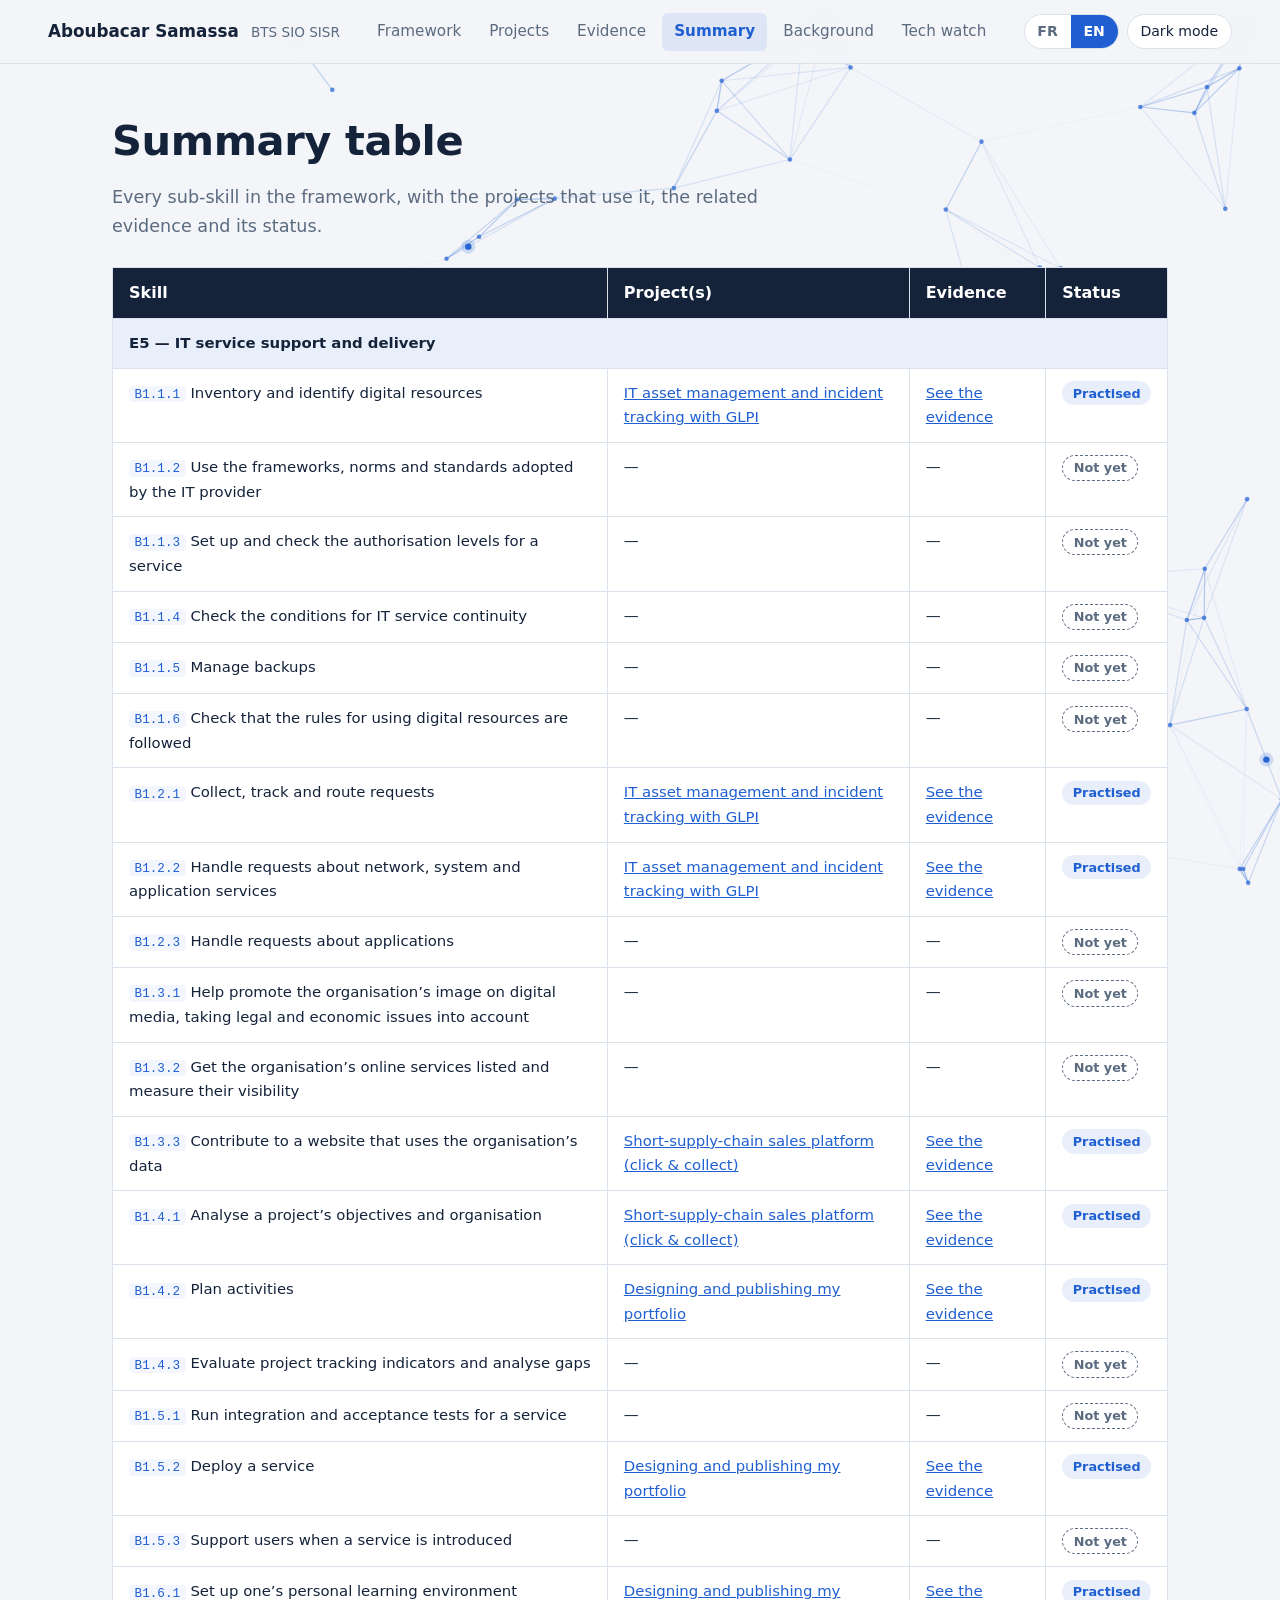
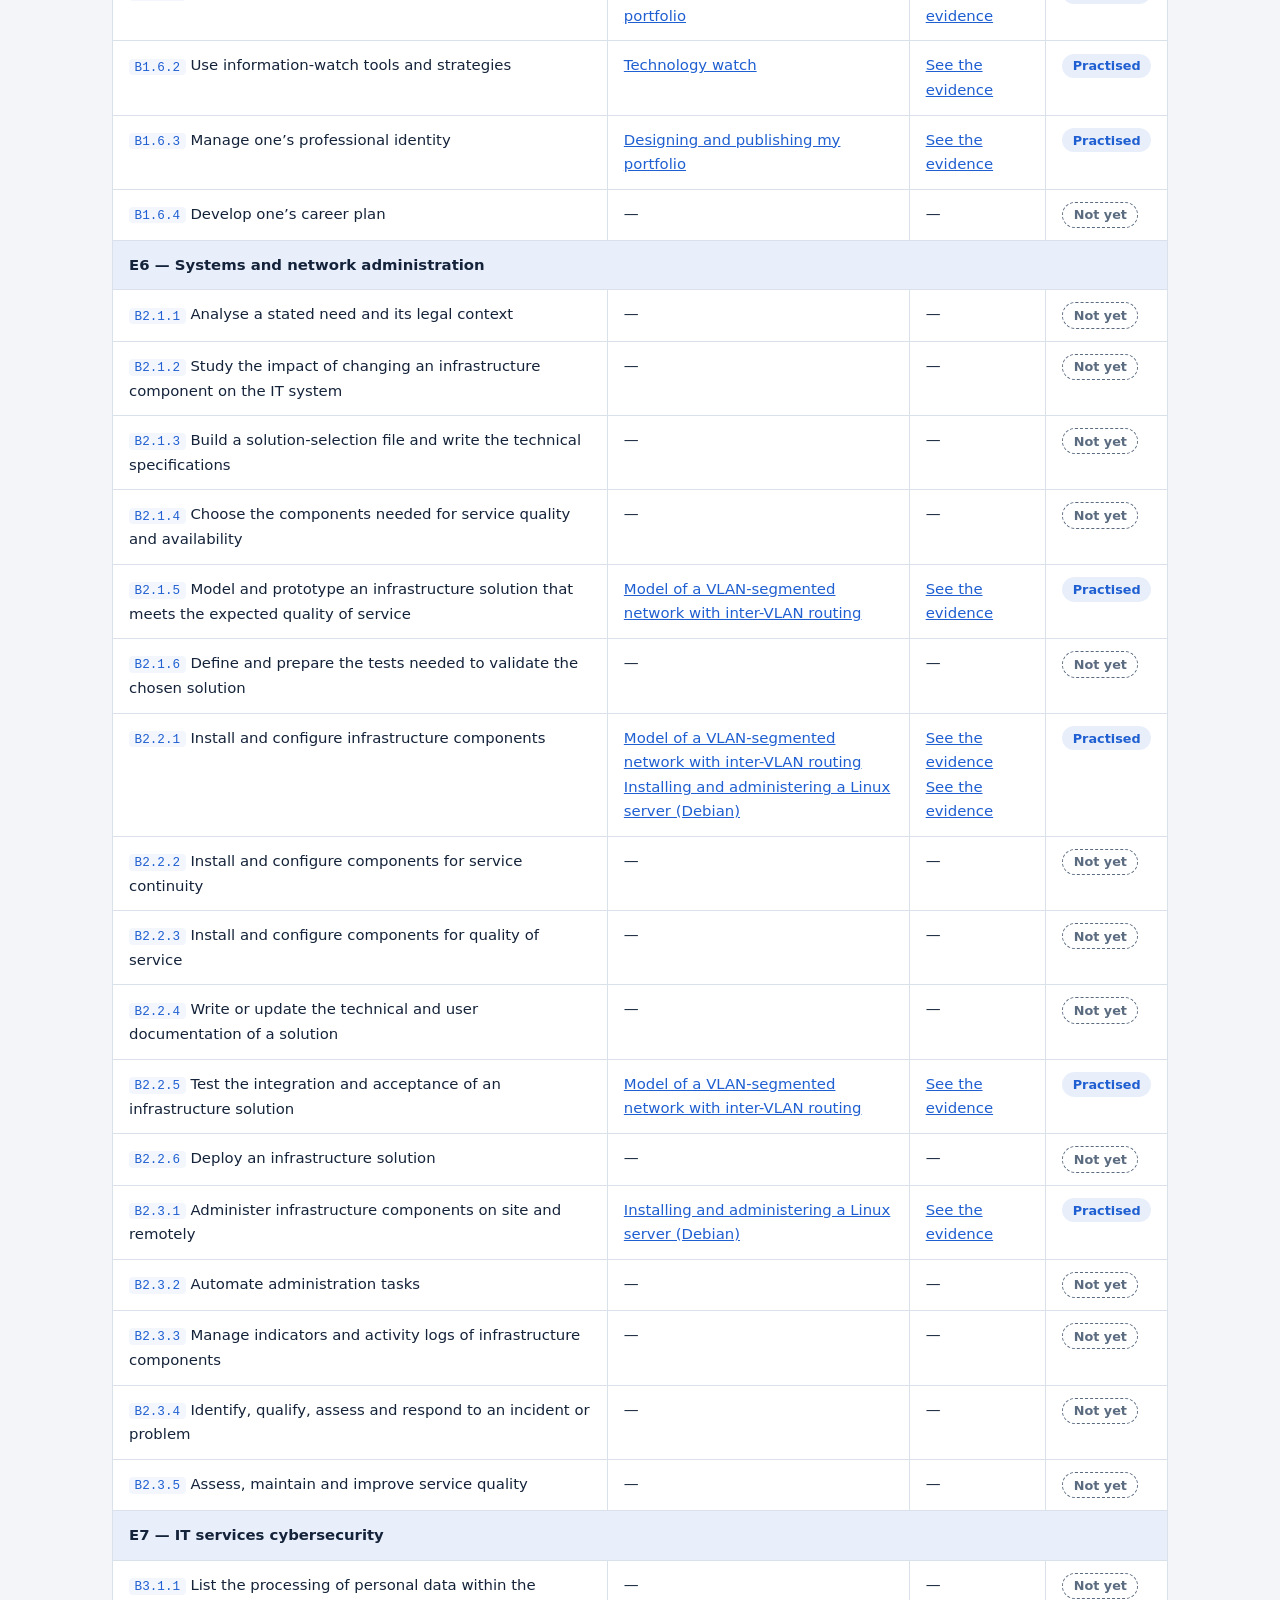
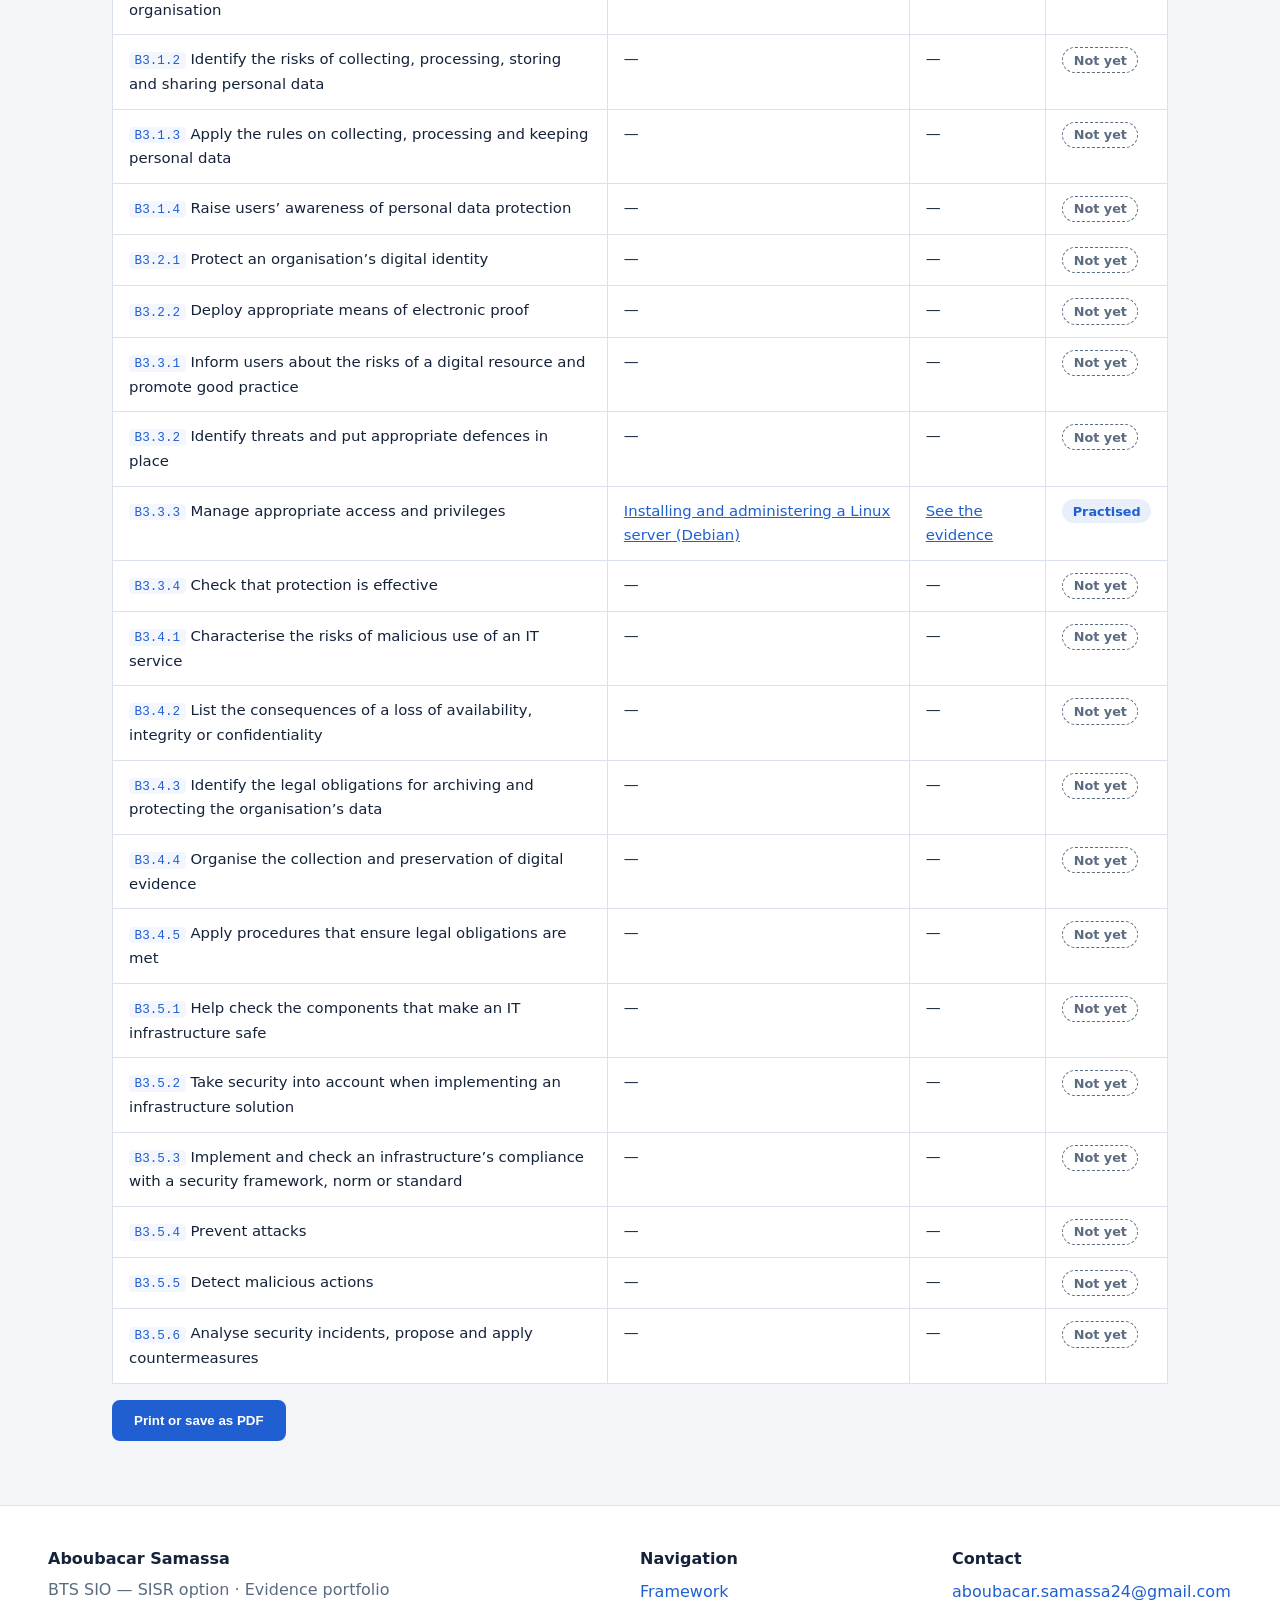
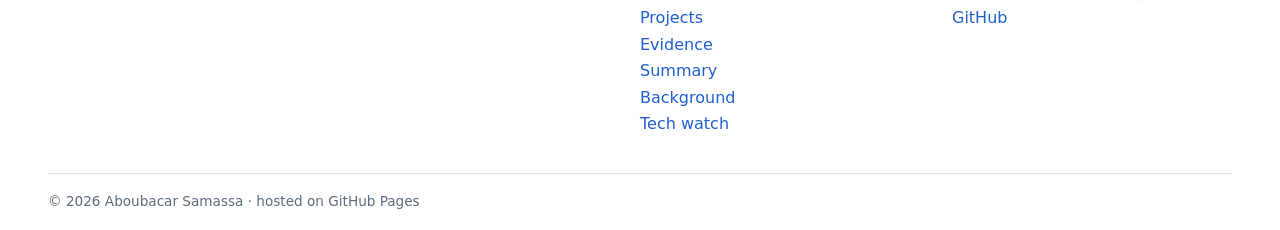
<file: synthese-en.html>
<!DOCTYPE html>
<html lang="en" data-theme="light">
<head>
<meta charset="utf-8">
<meta name="viewport" content="width=device-width, initial-scale=1">
<title>Summary table — Aboubacar Samassa</title>
<meta name="description" content="Evidence portfolio — BTS SIO SISR · Aboubacar Samassa">
<script>(function(){var d=document.documentElement;d.classList.add("js");try{var s=localStorage.getItem("theme");d.dataset.theme=s||(matchMedia("(prefers-color-scheme: dark)").matches?"dark":"light")}catch(e){}})()</script>
<link rel="stylesheet" href="style.css?v=5">
</head>
<body>
<canvas id="fond" aria-hidden="true"></canvas>
<div id="progression" aria-hidden="true"></div>
<a class="skip" href="#main">Skip to content</a>
<header class="topbar">
  <a class="marque" href="index-en.html">Aboubacar Samassa <span>BTS SIO SISR</span></a>
  <nav aria-label="Main navigation"><ul><li><a href="referentiel-en.html">Framework</a></li><li><a href="realisations-en.html">Projects</a></li><li><a href="preuves-en.html">Evidence</a></li><li><a href="synthese-en.html" aria-current="page">Summary</a></li><li><a href="parcours-en.html">Background</a></li><li><a href="veille-en.html">Tech watch</a></li></ul></nav>
  <div class="outils"><div class="langues" role="group" aria-label="Langue / Language"><a href="synthese.html" lang="fr" hreflang="fr" title="Français">FR</a><span aria-current="true" title="English">EN</span></div>
  <button class="outil" id="theme" type="button" aria-pressed="false">Dark mode</button></div>
</header>
<main id="main"><section class="entete-page"><h1>Summary table</h1><p class="lead">Every sub-skill in the framework, with the projects that use it, the related evidence and its status.</p></section><div class="contenu"><div class="table-wrap"><table class="synthese"><thead><tr><th>Skill</th><th>Project(s)</th><th>Evidence</th><th>Status</th></tr></thead><tbody><tr class="ligne-bloc"><td colspan="4">E5 — IT service support and delivery</td></tr><tr><td><code>B1.1.1</code> Inventory and identify digital resources</td><td><a href="realisations-en.html#tp-glpi">IT asset management and incident tracking with GLPI</a></td><td><a href="preuves-en.html#p-tp-glpi">See the evidence</a></td><td><span class="pill ok">Practised</span></td></tr><tr><td><code>B1.1.2</code> Use the frameworks, norms and standards adopted by the IT provider</td><td>—</td><td>—</td><td><span class="pill non">Not yet</span></td></tr><tr><td><code>B1.1.3</code> Set up and check the authorisation levels for a service</td><td>—</td><td>—</td><td><span class="pill non">Not yet</span></td></tr><tr><td><code>B1.1.4</code> Check the conditions for IT service continuity</td><td>—</td><td>—</td><td><span class="pill non">Not yet</span></td></tr><tr><td><code>B1.1.5</code> Manage backups</td><td>—</td><td>—</td><td><span class="pill non">Not yet</span></td></tr><tr><td><code>B1.1.6</code> Check that the rules for using digital resources are followed</td><td>—</td><td>—</td><td><span class="pill non">Not yet</span></td></tr><tr><td><code>B1.2.1</code> Collect, track and route requests</td><td><a href="realisations-en.html#tp-glpi">IT asset management and incident tracking with GLPI</a></td><td><a href="preuves-en.html#p-tp-glpi">See the evidence</a></td><td><span class="pill ok">Practised</span></td></tr><tr><td><code>B1.2.2</code> Handle requests about network, system and application services</td><td><a href="realisations-en.html#tp-glpi">IT asset management and incident tracking with GLPI</a></td><td><a href="preuves-en.html#p-tp-glpi">See the evidence</a></td><td><span class="pill ok">Practised</span></td></tr><tr><td><code>B1.2.3</code> Handle requests about applications</td><td>—</td><td>—</td><td><span class="pill non">Not yet</span></td></tr><tr><td><code>B1.3.1</code> Help promote the organisation’s image on digital media, taking legal and economic issues into account</td><td>—</td><td>—</td><td><span class="pill non">Not yet</span></td></tr><tr><td><code>B1.3.2</code> Get the organisation’s online services listed and measure their visibility</td><td>—</td><td>—</td><td><span class="pill non">Not yet</span></td></tr><tr><td><code>B1.3.3</code> Contribute to a website that uses the organisation’s data</td><td><a href="realisations-en.html#circuit-court">Short-supply-chain sales platform (click & collect)</a></td><td><a href="preuves-en.html#p-circuit-court">See the evidence</a></td><td><span class="pill ok">Practised</span></td></tr><tr><td><code>B1.4.1</code> Analyse a project’s objectives and organisation</td><td><a href="realisations-en.html#circuit-court">Short-supply-chain sales platform (click & collect)</a></td><td><a href="preuves-en.html#p-circuit-court">See the evidence</a></td><td><span class="pill ok">Practised</span></td></tr><tr><td><code>B1.4.2</code> Plan activities</td><td><a href="realisations-en.html#portfolio">Designing and publishing my portfolio</a></td><td><a href="preuves-en.html#p-portfolio">See the evidence</a></td><td><span class="pill ok">Practised</span></td></tr><tr><td><code>B1.4.3</code> Evaluate project tracking indicators and analyse gaps</td><td>—</td><td>—</td><td><span class="pill non">Not yet</span></td></tr><tr><td><code>B1.5.1</code> Run integration and acceptance tests for a service</td><td>—</td><td>—</td><td><span class="pill non">Not yet</span></td></tr><tr><td><code>B1.5.2</code> Deploy a service</td><td><a href="realisations-en.html#portfolio">Designing and publishing my portfolio</a></td><td><a href="preuves-en.html#p-portfolio">See the evidence</a></td><td><span class="pill ok">Practised</span></td></tr><tr><td><code>B1.5.3</code> Support users when a service is introduced</td><td>—</td><td>—</td><td><span class="pill non">Not yet</span></td></tr><tr><td><code>B1.6.1</code> Set up one’s personal learning environment</td><td><a href="realisations-en.html#portfolio">Designing and publishing my portfolio</a></td><td><a href="preuves-en.html#p-portfolio">See the evidence</a></td><td><span class="pill ok">Practised</span></td></tr><tr><td><code>B1.6.2</code> Use information-watch tools and strategies</td><td><a href="veille-en.html">Technology watch</a></td><td><a href="veille-en.html">See the evidence</a></td><td><span class="pill ok">Practised</span></td></tr><tr><td><code>B1.6.3</code> Manage one’s professional identity</td><td><a href="realisations-en.html#portfolio">Designing and publishing my portfolio</a></td><td><a href="preuves-en.html#p-portfolio">See the evidence</a></td><td><span class="pill ok">Practised</span></td></tr><tr><td><code>B1.6.4</code> Develop one’s career plan</td><td>—</td><td>—</td><td><span class="pill non">Not yet</span></td></tr><tr class="ligne-bloc"><td colspan="4">E6 — Systems and network administration</td></tr><tr><td><code>B2.1.1</code> Analyse a stated need and its legal context</td><td>—</td><td>—</td><td><span class="pill non">Not yet</span></td></tr><tr><td><code>B2.1.2</code> Study the impact of changing an infrastructure component on the IT system</td><td>—</td><td>—</td><td><span class="pill non">Not yet</span></td></tr><tr><td><code>B2.1.3</code> Build a solution-selection file and write the technical specifications</td><td>—</td><td>—</td><td><span class="pill non">Not yet</span></td></tr><tr><td><code>B2.1.4</code> Choose the components needed for service quality and availability</td><td>—</td><td>—</td><td><span class="pill non">Not yet</span></td></tr><tr><td><code>B2.1.5</code> Model and prototype an infrastructure solution that meets the expected quality of service</td><td><a href="realisations-en.html#tp-vlan">Model of a VLAN-segmented network with inter-VLAN routing</a></td><td><a href="preuves-en.html#p-tp-vlan">See the evidence</a></td><td><span class="pill ok">Practised</span></td></tr><tr><td><code>B2.1.6</code> Define and prepare the tests needed to validate the chosen solution</td><td>—</td><td>—</td><td><span class="pill non">Not yet</span></td></tr><tr><td><code>B2.2.1</code> Install and configure infrastructure components</td><td><a href="realisations-en.html#tp-vlan">Model of a VLAN-segmented network with inter-VLAN routing</a><br><a href="realisations-en.html#tp-linux">Installing and administering a Linux server (Debian)</a></td><td><a href="preuves-en.html#p-tp-vlan">See the evidence</a><br><a href="preuves-en.html#p-tp-linux">See the evidence</a></td><td><span class="pill ok">Practised</span></td></tr><tr><td><code>B2.2.2</code> Install and configure components for service continuity</td><td>—</td><td>—</td><td><span class="pill non">Not yet</span></td></tr><tr><td><code>B2.2.3</code> Install and configure components for quality of service</td><td>—</td><td>—</td><td><span class="pill non">Not yet</span></td></tr><tr><td><code>B2.2.4</code> Write or update the technical and user documentation of a solution</td><td>—</td><td>—</td><td><span class="pill non">Not yet</span></td></tr><tr><td><code>B2.2.5</code> Test the integration and acceptance of an infrastructure solution</td><td><a href="realisations-en.html#tp-vlan">Model of a VLAN-segmented network with inter-VLAN routing</a></td><td><a href="preuves-en.html#p-tp-vlan">See the evidence</a></td><td><span class="pill ok">Practised</span></td></tr><tr><td><code>B2.2.6</code> Deploy an infrastructure solution</td><td>—</td><td>—</td><td><span class="pill non">Not yet</span></td></tr><tr><td><code>B2.3.1</code> Administer infrastructure components on site and remotely</td><td><a href="realisations-en.html#tp-linux">Installing and administering a Linux server (Debian)</a></td><td><a href="preuves-en.html#p-tp-linux">See the evidence</a></td><td><span class="pill ok">Practised</span></td></tr><tr><td><code>B2.3.2</code> Automate administration tasks</td><td>—</td><td>—</td><td><span class="pill non">Not yet</span></td></tr><tr><td><code>B2.3.3</code> Manage indicators and activity logs of infrastructure components</td><td>—</td><td>—</td><td><span class="pill non">Not yet</span></td></tr><tr><td><code>B2.3.4</code> Identify, qualify, assess and respond to an incident or problem</td><td>—</td><td>—</td><td><span class="pill non">Not yet</span></td></tr><tr><td><code>B2.3.5</code> Assess, maintain and improve service quality</td><td>—</td><td>—</td><td><span class="pill non">Not yet</span></td></tr><tr class="ligne-bloc"><td colspan="4">E7 — IT services cybersecurity</td></tr><tr><td><code>B3.1.1</code> List the processing of personal data within the organisation</td><td>—</td><td>—</td><td><span class="pill non">Not yet</span></td></tr><tr><td><code>B3.1.2</code> Identify the risks of collecting, processing, storing and sharing personal data</td><td>—</td><td>—</td><td><span class="pill non">Not yet</span></td></tr><tr><td><code>B3.1.3</code> Apply the rules on collecting, processing and keeping personal data</td><td>—</td><td>—</td><td><span class="pill non">Not yet</span></td></tr><tr><td><code>B3.1.4</code> Raise users’ awareness of personal data protection</td><td>—</td><td>—</td><td><span class="pill non">Not yet</span></td></tr><tr><td><code>B3.2.1</code> Protect an organisation’s digital identity</td><td>—</td><td>—</td><td><span class="pill non">Not yet</span></td></tr><tr><td><code>B3.2.2</code> Deploy appropriate means of electronic proof</td><td>—</td><td>—</td><td><span class="pill non">Not yet</span></td></tr><tr><td><code>B3.3.1</code> Inform users about the risks of a digital resource and promote good practice</td><td>—</td><td>—</td><td><span class="pill non">Not yet</span></td></tr><tr><td><code>B3.3.2</code> Identify threats and put appropriate defences in place</td><td>—</td><td>—</td><td><span class="pill non">Not yet</span></td></tr><tr><td><code>B3.3.3</code> Manage appropriate access and privileges</td><td><a href="realisations-en.html#tp-linux">Installing and administering a Linux server (Debian)</a></td><td><a href="preuves-en.html#p-tp-linux">See the evidence</a></td><td><span class="pill ok">Practised</span></td></tr><tr><td><code>B3.3.4</code> Check that protection is effective</td><td>—</td><td>—</td><td><span class="pill non">Not yet</span></td></tr><tr><td><code>B3.4.1</code> Characterise the risks of malicious use of an IT service</td><td>—</td><td>—</td><td><span class="pill non">Not yet</span></td></tr><tr><td><code>B3.4.2</code> List the consequences of a loss of availability, integrity or confidentiality</td><td>—</td><td>—</td><td><span class="pill non">Not yet</span></td></tr><tr><td><code>B3.4.3</code> Identify the legal obligations for archiving and protecting the organisation’s data</td><td>—</td><td>—</td><td><span class="pill non">Not yet</span></td></tr><tr><td><code>B3.4.4</code> Organise the collection and preservation of digital evidence</td><td>—</td><td>—</td><td><span class="pill non">Not yet</span></td></tr><tr><td><code>B3.4.5</code> Apply procedures that ensure legal obligations are met</td><td>—</td><td>—</td><td><span class="pill non">Not yet</span></td></tr><tr><td><code>B3.5.1</code> Help check the components that make an IT infrastructure safe</td><td>—</td><td>—</td><td><span class="pill non">Not yet</span></td></tr><tr><td><code>B3.5.2</code> Take security into account when implementing an infrastructure solution</td><td>—</td><td>—</td><td><span class="pill non">Not yet</span></td></tr><tr><td><code>B3.5.3</code> Implement and check an infrastructure’s compliance with a security framework, norm or standard</td><td>—</td><td>—</td><td><span class="pill non">Not yet</span></td></tr><tr><td><code>B3.5.4</code> Prevent attacks</td><td>—</td><td>—</td><td><span class="pill non">Not yet</span></td></tr><tr><td><code>B3.5.5</code> Detect malicious actions</td><td>—</td><td>—</td><td><span class="pill non">Not yet</span></td></tr><tr><td><code>B3.5.6</code> Analyse security incidents, propose and apply countermeasures</td><td>—</td><td>—</td><td><span class="pill non">Not yet</span></td></tr></tbody></table></div><p class="no-print"><button class="bouton" type="button" onclick="window.print()">Print or save as PDF</button></p></div></main>
<footer class="pied">
  <div><strong>Aboubacar Samassa</strong><p>BTS SIO — SISR option · Evidence portfolio</p></div>
  <div><strong>Navigation</strong><ul><li><a href="referentiel-en.html">Framework</a></li><li><a href="realisations-en.html">Projects</a></li><li><a href="preuves-en.html">Evidence</a></li><li><a href="synthese-en.html">Summary</a></li><li><a href="parcours-en.html">Background</a></li><li><a href="veille-en.html">Tech watch</a></li></ul></div>
  <div><strong>Contact</strong><ul><li><a href="mailto:aboubacar.samassa24@gmail.com">aboubacar.samassa24@gmail.com</a></li><li><a href="https://github.com/Ubasams24">GitHub</a></li></ul></div>
  <p class="copy">© 2026 Aboubacar Samassa · hosted on GitHub Pages</p>
</footer>
<script src="script.js?v=5"></script>
<script src="fond.js?v=5"></script>
</body>
</html>
</file>
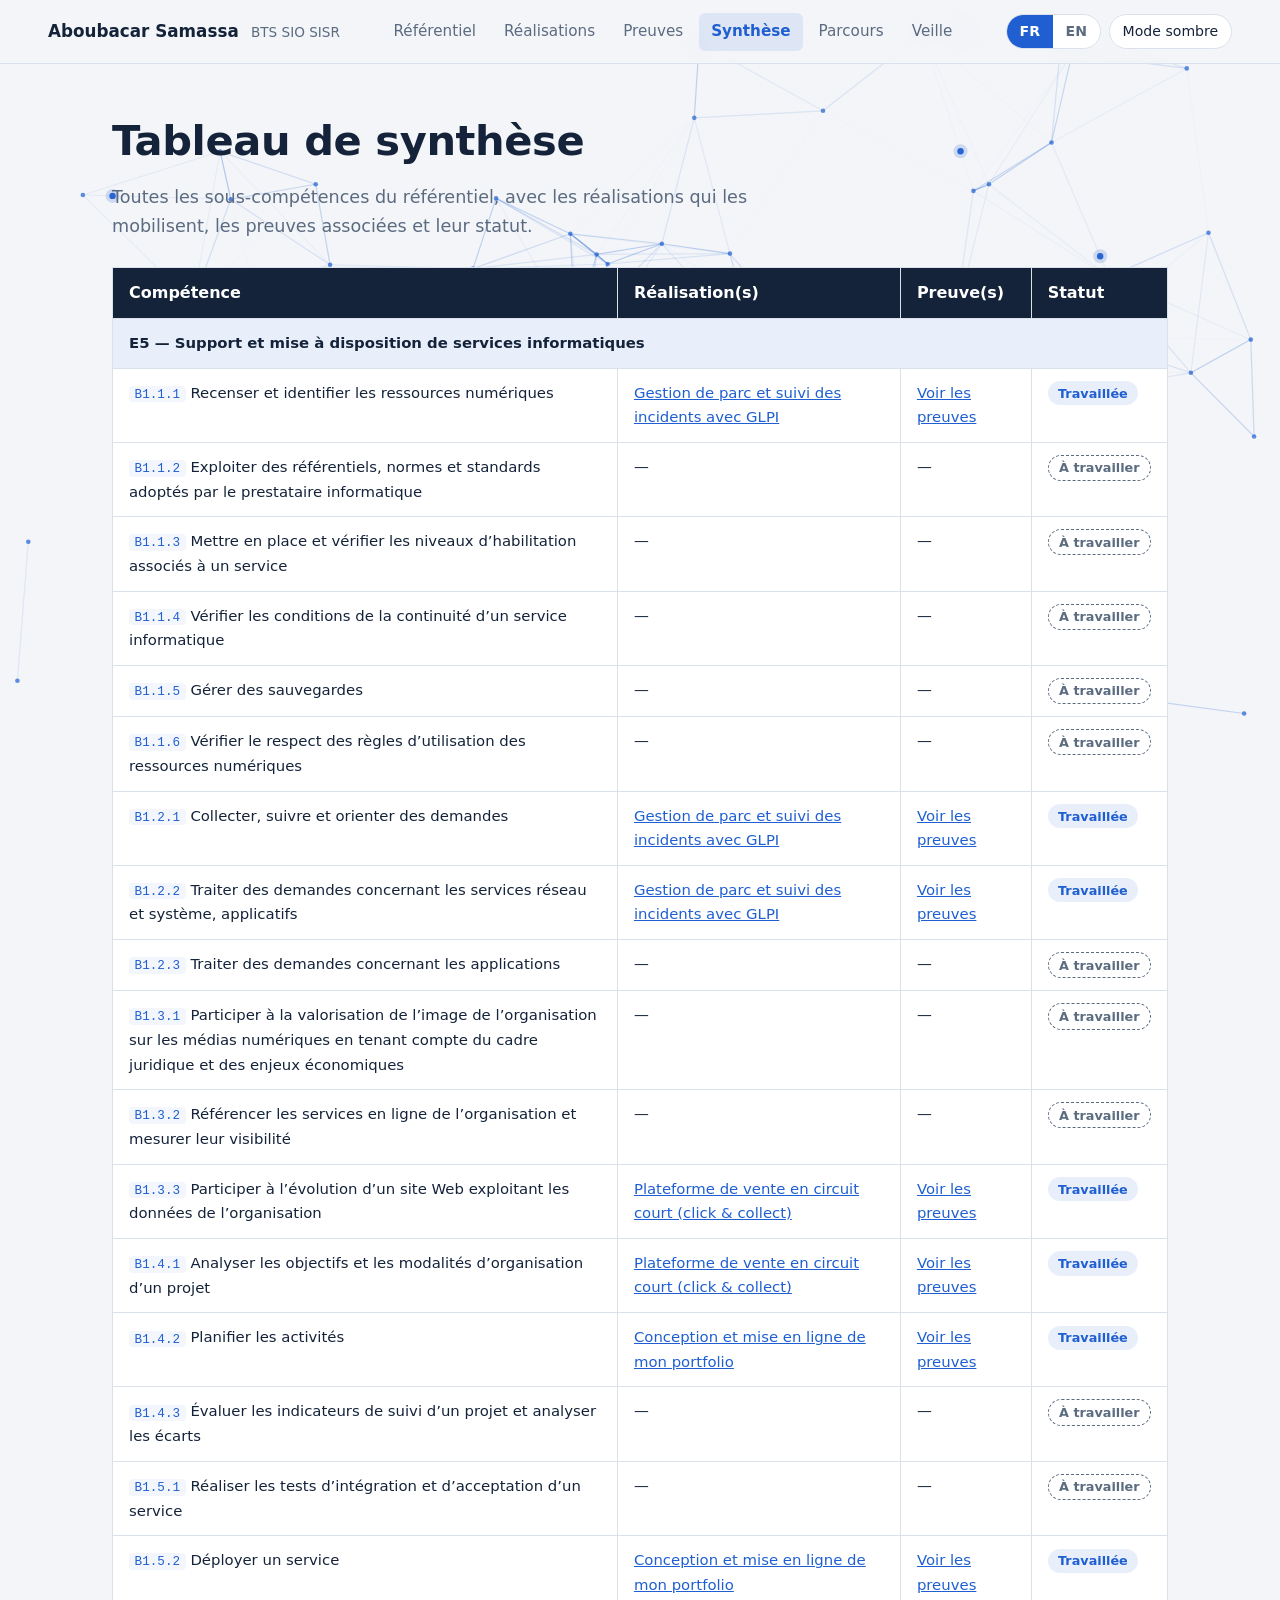
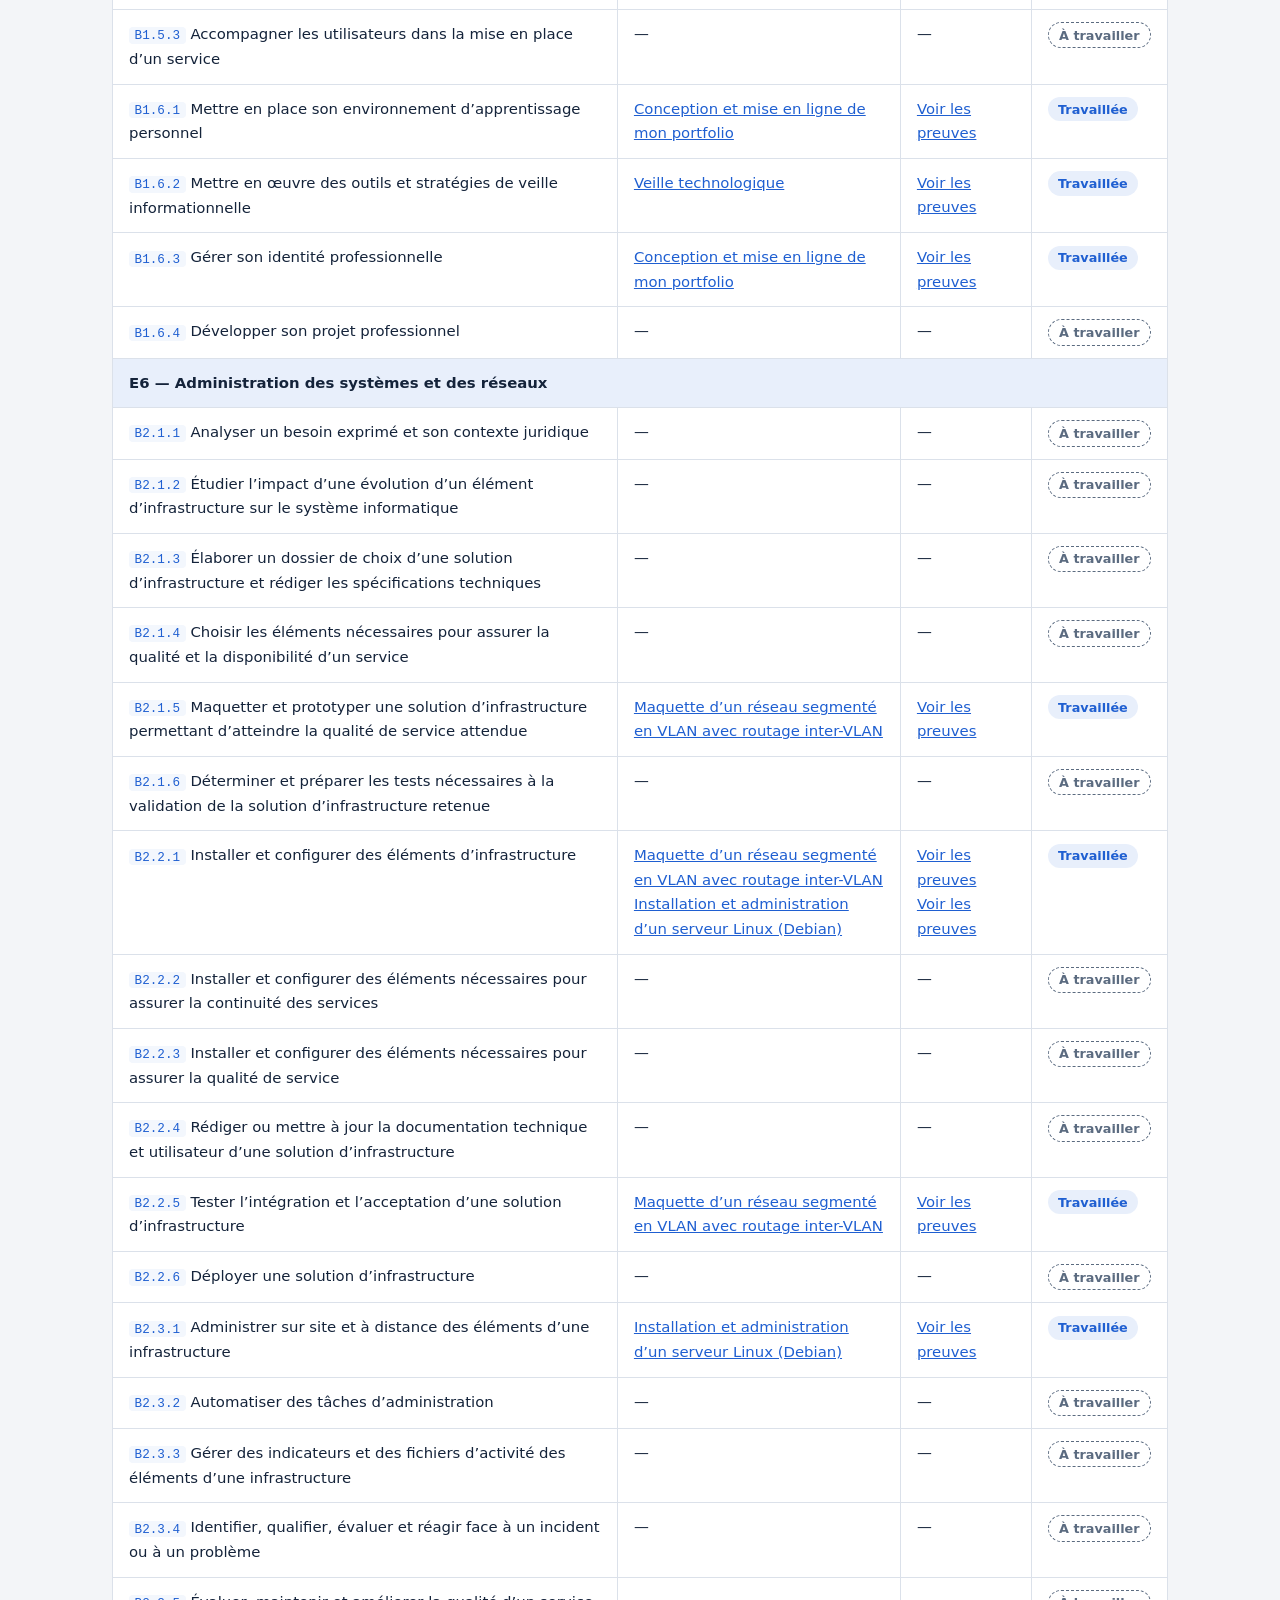
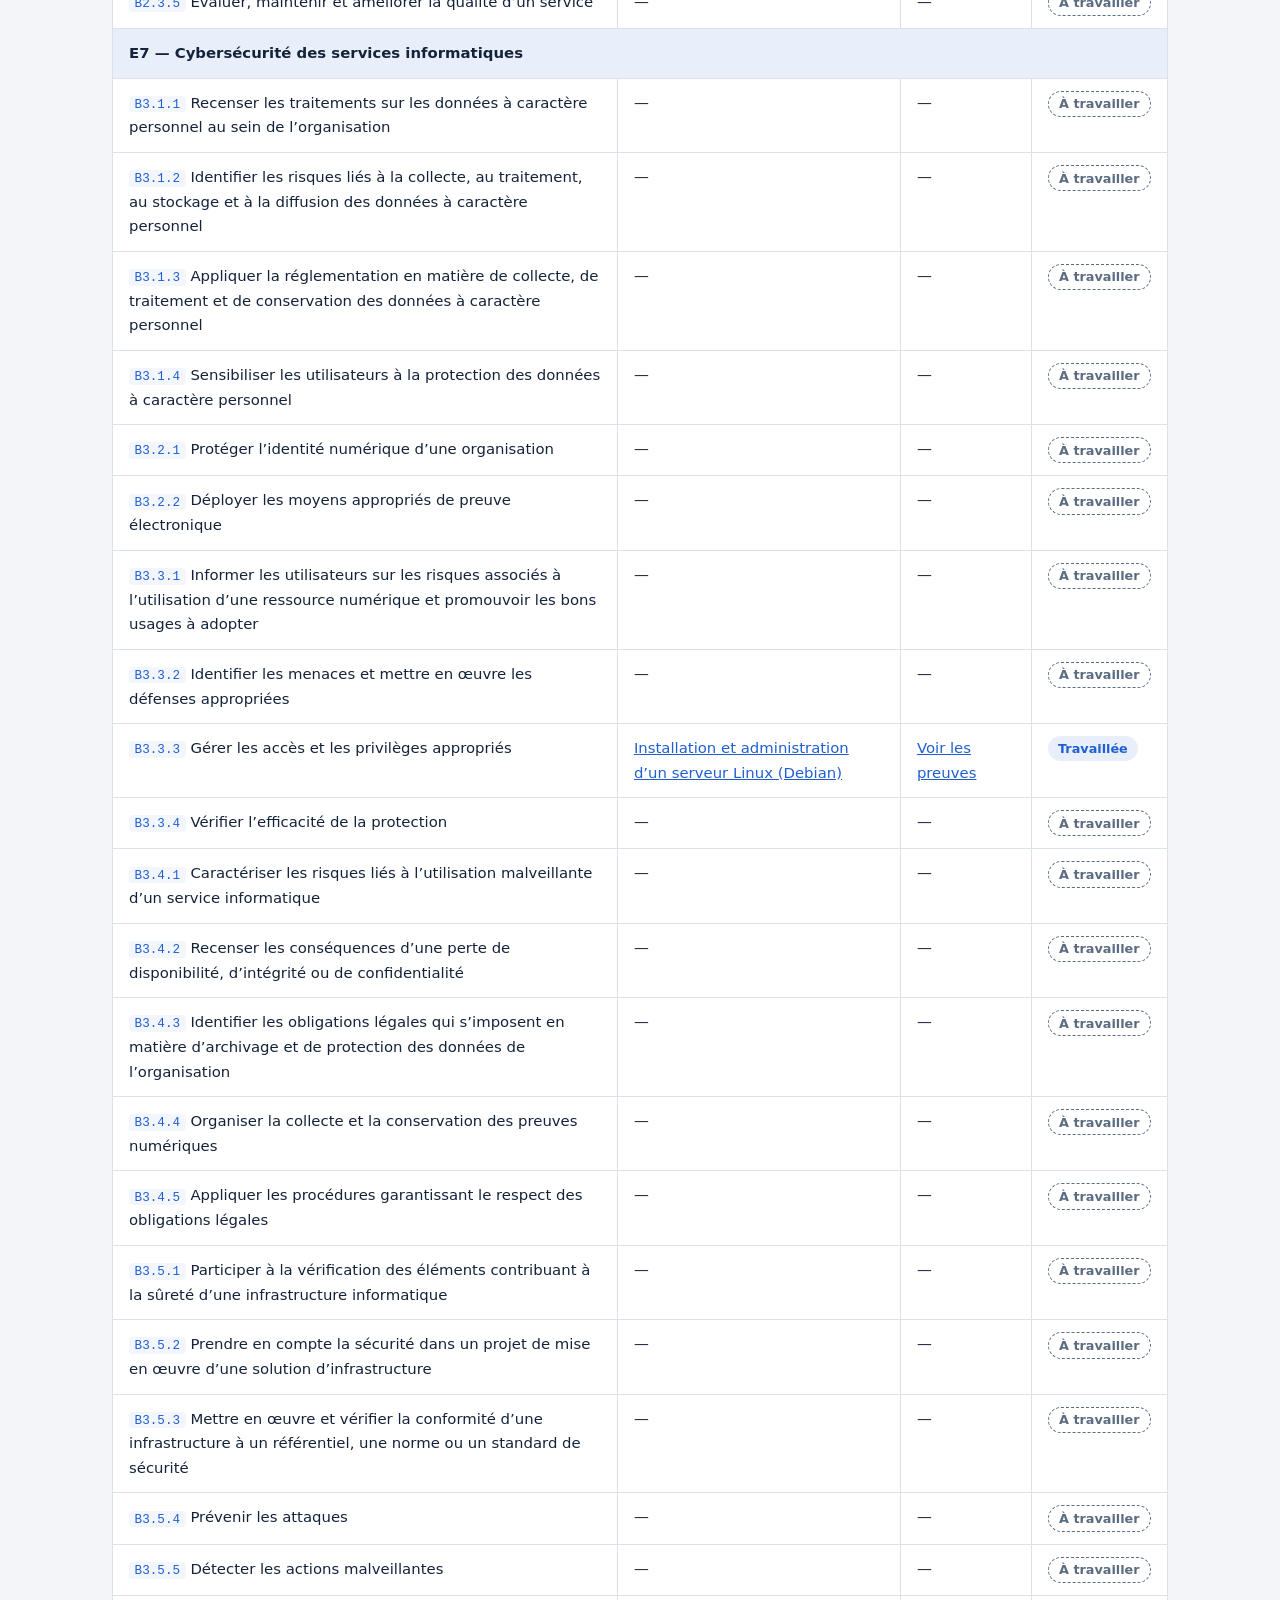
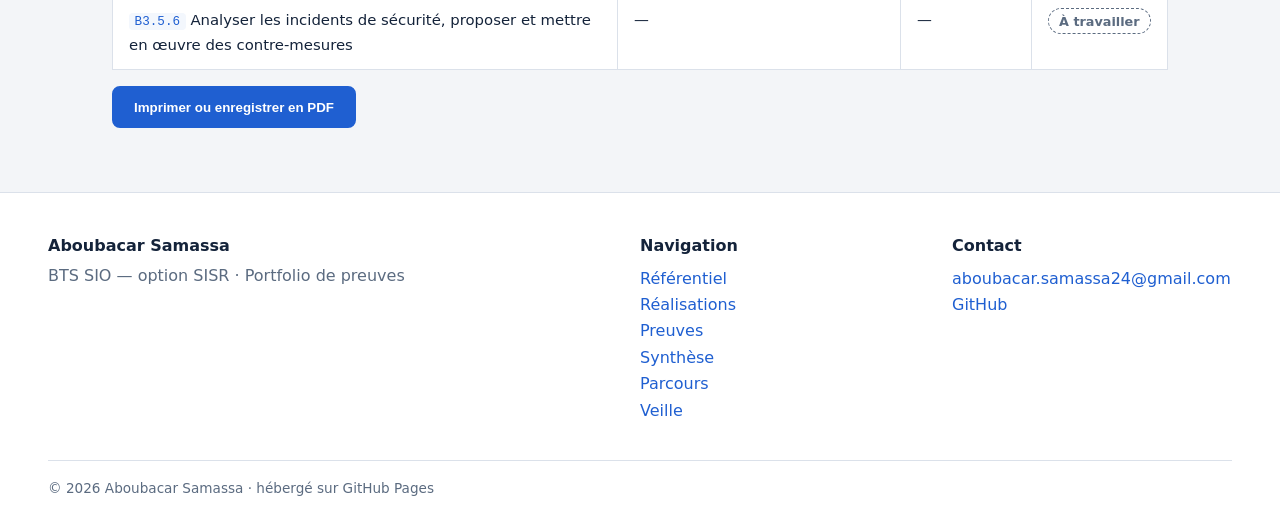
<file: synthese.html>
<!DOCTYPE html>
<html lang="fr" data-theme="light">
<head>
<meta charset="utf-8">
<meta name="viewport" content="width=device-width, initial-scale=1">
<title>Tableau de synthèse — Aboubacar Samassa</title>
<meta name="description" content="Portfolio de preuves — BTS SIO SISR · Aboubacar Samassa">
<script>(function(){var d=document.documentElement;d.classList.add("js");try{var s=localStorage.getItem("theme");d.dataset.theme=s||(matchMedia("(prefers-color-scheme: dark)").matches?"dark":"light")}catch(e){}})()</script>
<link rel="stylesheet" href="style.css?v=5">
</head>
<body>
<canvas id="fond" aria-hidden="true"></canvas>
<div id="progression" aria-hidden="true"></div>
<a class="skip" href="#main">Aller au contenu</a>
<header class="topbar">
  <a class="marque" href="index.html">Aboubacar Samassa <span>BTS SIO SISR</span></a>
  <nav aria-label="Navigation principale"><ul><li><a href="referentiel.html">Référentiel</a></li><li><a href="realisations.html">Réalisations</a></li><li><a href="preuves.html">Preuves</a></li><li><a href="synthese.html" aria-current="page">Synthèse</a></li><li><a href="parcours.html">Parcours</a></li><li><a href="veille.html">Veille</a></li></ul></nav>
  <div class="outils"><div class="langues" role="group" aria-label="Langue / Language"><span aria-current="true" title="Français">FR</span><a href="synthese-en.html" lang="en" hreflang="en" title="English">EN</a></div>
  <button class="outil" id="theme" type="button" aria-pressed="false">Mode sombre</button></div>
</header>
<main id="main"><section class="entete-page"><h1>Tableau de synthèse</h1><p class="lead">Toutes les sous-compétences du référentiel, avec les réalisations qui les mobilisent, les preuves associées et leur statut.</p></section><div class="contenu"><div class="table-wrap"><table class="synthese"><thead><tr><th>Compétence</th><th>Réalisation(s)</th><th>Preuve(s)</th><th>Statut</th></tr></thead><tbody><tr class="ligne-bloc"><td colspan="4">E5 — Support et mise à disposition de services informatiques</td></tr><tr><td><code>B1.1.1</code> Recenser et identifier les ressources numériques</td><td><a href="realisations.html#tp-glpi">Gestion de parc et suivi des incidents avec GLPI</a></td><td><a href="preuves.html#p-tp-glpi">Voir les preuves</a></td><td><span class="pill ok">Travaillée</span></td></tr><tr><td><code>B1.1.2</code> Exploiter des référentiels, normes et standards adoptés par le prestataire informatique</td><td>—</td><td>—</td><td><span class="pill non">À travailler</span></td></tr><tr><td><code>B1.1.3</code> Mettre en place et vérifier les niveaux d’habilitation associés à un service</td><td>—</td><td>—</td><td><span class="pill non">À travailler</span></td></tr><tr><td><code>B1.1.4</code> Vérifier les conditions de la continuité d’un service informatique</td><td>—</td><td>—</td><td><span class="pill non">À travailler</span></td></tr><tr><td><code>B1.1.5</code> Gérer des sauvegardes</td><td>—</td><td>—</td><td><span class="pill non">À travailler</span></td></tr><tr><td><code>B1.1.6</code> Vérifier le respect des règles d’utilisation des ressources numériques</td><td>—</td><td>—</td><td><span class="pill non">À travailler</span></td></tr><tr><td><code>B1.2.1</code> Collecter, suivre et orienter des demandes</td><td><a href="realisations.html#tp-glpi">Gestion de parc et suivi des incidents avec GLPI</a></td><td><a href="preuves.html#p-tp-glpi">Voir les preuves</a></td><td><span class="pill ok">Travaillée</span></td></tr><tr><td><code>B1.2.2</code> Traiter des demandes concernant les services réseau et système, applicatifs</td><td><a href="realisations.html#tp-glpi">Gestion de parc et suivi des incidents avec GLPI</a></td><td><a href="preuves.html#p-tp-glpi">Voir les preuves</a></td><td><span class="pill ok">Travaillée</span></td></tr><tr><td><code>B1.2.3</code> Traiter des demandes concernant les applications</td><td>—</td><td>—</td><td><span class="pill non">À travailler</span></td></tr><tr><td><code>B1.3.1</code> Participer à la valorisation de l’image de l’organisation sur les médias numériques en tenant compte du cadre juridique et des enjeux économiques</td><td>—</td><td>—</td><td><span class="pill non">À travailler</span></td></tr><tr><td><code>B1.3.2</code> Référencer les services en ligne de l’organisation et mesurer leur visibilité</td><td>—</td><td>—</td><td><span class="pill non">À travailler</span></td></tr><tr><td><code>B1.3.3</code> Participer à l’évolution d’un site Web exploitant les données de l’organisation</td><td><a href="realisations.html#circuit-court">Plateforme de vente en circuit court (click & collect)</a></td><td><a href="preuves.html#p-circuit-court">Voir les preuves</a></td><td><span class="pill ok">Travaillée</span></td></tr><tr><td><code>B1.4.1</code> Analyser les objectifs et les modalités d’organisation d’un projet</td><td><a href="realisations.html#circuit-court">Plateforme de vente en circuit court (click & collect)</a></td><td><a href="preuves.html#p-circuit-court">Voir les preuves</a></td><td><span class="pill ok">Travaillée</span></td></tr><tr><td><code>B1.4.2</code> Planifier les activités</td><td><a href="realisations.html#portfolio">Conception et mise en ligne de mon portfolio</a></td><td><a href="preuves.html#p-portfolio">Voir les preuves</a></td><td><span class="pill ok">Travaillée</span></td></tr><tr><td><code>B1.4.3</code> Évaluer les indicateurs de suivi d’un projet et analyser les écarts</td><td>—</td><td>—</td><td><span class="pill non">À travailler</span></td></tr><tr><td><code>B1.5.1</code> Réaliser les tests d’intégration et d’acceptation d’un service</td><td>—</td><td>—</td><td><span class="pill non">À travailler</span></td></tr><tr><td><code>B1.5.2</code> Déployer un service</td><td><a href="realisations.html#portfolio">Conception et mise en ligne de mon portfolio</a></td><td><a href="preuves.html#p-portfolio">Voir les preuves</a></td><td><span class="pill ok">Travaillée</span></td></tr><tr><td><code>B1.5.3</code> Accompagner les utilisateurs dans la mise en place d’un service</td><td>—</td><td>—</td><td><span class="pill non">À travailler</span></td></tr><tr><td><code>B1.6.1</code> Mettre en place son environnement d’apprentissage personnel</td><td><a href="realisations.html#portfolio">Conception et mise en ligne de mon portfolio</a></td><td><a href="preuves.html#p-portfolio">Voir les preuves</a></td><td><span class="pill ok">Travaillée</span></td></tr><tr><td><code>B1.6.2</code> Mettre en œuvre des outils et stratégies de veille informationnelle</td><td><a href="veille.html">Veille technologique</a></td><td><a href="veille.html">Voir les preuves</a></td><td><span class="pill ok">Travaillée</span></td></tr><tr><td><code>B1.6.3</code> Gérer son identité professionnelle</td><td><a href="realisations.html#portfolio">Conception et mise en ligne de mon portfolio</a></td><td><a href="preuves.html#p-portfolio">Voir les preuves</a></td><td><span class="pill ok">Travaillée</span></td></tr><tr><td><code>B1.6.4</code> Développer son projet professionnel</td><td>—</td><td>—</td><td><span class="pill non">À travailler</span></td></tr><tr class="ligne-bloc"><td colspan="4">E6 — Administration des systèmes et des réseaux</td></tr><tr><td><code>B2.1.1</code> Analyser un besoin exprimé et son contexte juridique</td><td>—</td><td>—</td><td><span class="pill non">À travailler</span></td></tr><tr><td><code>B2.1.2</code> Étudier l’impact d’une évolution d’un élément d’infrastructure sur le système informatique</td><td>—</td><td>—</td><td><span class="pill non">À travailler</span></td></tr><tr><td><code>B2.1.3</code> Élaborer un dossier de choix d’une solution d’infrastructure et rédiger les spécifications techniques</td><td>—</td><td>—</td><td><span class="pill non">À travailler</span></td></tr><tr><td><code>B2.1.4</code> Choisir les éléments nécessaires pour assurer la qualité et la disponibilité d’un service</td><td>—</td><td>—</td><td><span class="pill non">À travailler</span></td></tr><tr><td><code>B2.1.5</code> Maquetter et prototyper une solution d’infrastructure permettant d’atteindre la qualité de service attendue</td><td><a href="realisations.html#tp-vlan">Maquette d’un réseau segmenté en VLAN avec routage inter-VLAN</a></td><td><a href="preuves.html#p-tp-vlan">Voir les preuves</a></td><td><span class="pill ok">Travaillée</span></td></tr><tr><td><code>B2.1.6</code> Déterminer et préparer les tests nécessaires à la validation de la solution d’infrastructure retenue</td><td>—</td><td>—</td><td><span class="pill non">À travailler</span></td></tr><tr><td><code>B2.2.1</code> Installer et configurer des éléments d’infrastructure</td><td><a href="realisations.html#tp-vlan">Maquette d’un réseau segmenté en VLAN avec routage inter-VLAN</a><br><a href="realisations.html#tp-linux">Installation et administration d’un serveur Linux (Debian)</a></td><td><a href="preuves.html#p-tp-vlan">Voir les preuves</a><br><a href="preuves.html#p-tp-linux">Voir les preuves</a></td><td><span class="pill ok">Travaillée</span></td></tr><tr><td><code>B2.2.2</code> Installer et configurer des éléments nécessaires pour assurer la continuité des services</td><td>—</td><td>—</td><td><span class="pill non">À travailler</span></td></tr><tr><td><code>B2.2.3</code> Installer et configurer des éléments nécessaires pour assurer la qualité de service</td><td>—</td><td>—</td><td><span class="pill non">À travailler</span></td></tr><tr><td><code>B2.2.4</code> Rédiger ou mettre à jour la documentation technique et utilisateur d’une solution d’infrastructure</td><td>—</td><td>—</td><td><span class="pill non">À travailler</span></td></tr><tr><td><code>B2.2.5</code> Tester l’intégration et l’acceptation d’une solution d’infrastructure</td><td><a href="realisations.html#tp-vlan">Maquette d’un réseau segmenté en VLAN avec routage inter-VLAN</a></td><td><a href="preuves.html#p-tp-vlan">Voir les preuves</a></td><td><span class="pill ok">Travaillée</span></td></tr><tr><td><code>B2.2.6</code> Déployer une solution d’infrastructure</td><td>—</td><td>—</td><td><span class="pill non">À travailler</span></td></tr><tr><td><code>B2.3.1</code> Administrer sur site et à distance des éléments d’une infrastructure</td><td><a href="realisations.html#tp-linux">Installation et administration d’un serveur Linux (Debian)</a></td><td><a href="preuves.html#p-tp-linux">Voir les preuves</a></td><td><span class="pill ok">Travaillée</span></td></tr><tr><td><code>B2.3.2</code> Automatiser des tâches d’administration</td><td>—</td><td>—</td><td><span class="pill non">À travailler</span></td></tr><tr><td><code>B2.3.3</code> Gérer des indicateurs et des fichiers d’activité des éléments d’une infrastructure</td><td>—</td><td>—</td><td><span class="pill non">À travailler</span></td></tr><tr><td><code>B2.3.4</code> Identifier, qualifier, évaluer et réagir face à un incident ou à un problème</td><td>—</td><td>—</td><td><span class="pill non">À travailler</span></td></tr><tr><td><code>B2.3.5</code> Évaluer, maintenir et améliorer la qualité d’un service</td><td>—</td><td>—</td><td><span class="pill non">À travailler</span></td></tr><tr class="ligne-bloc"><td colspan="4">E7 — Cybersécurité des services informatiques</td></tr><tr><td><code>B3.1.1</code> Recenser les traitements sur les données à caractère personnel au sein de l’organisation</td><td>—</td><td>—</td><td><span class="pill non">À travailler</span></td></tr><tr><td><code>B3.1.2</code> Identifier les risques liés à la collecte, au traitement, au stockage et à la diffusion des données à caractère personnel</td><td>—</td><td>—</td><td><span class="pill non">À travailler</span></td></tr><tr><td><code>B3.1.3</code> Appliquer la réglementation en matière de collecte, de traitement et de conservation des données à caractère personnel</td><td>—</td><td>—</td><td><span class="pill non">À travailler</span></td></tr><tr><td><code>B3.1.4</code> Sensibiliser les utilisateurs à la protection des données à caractère personnel</td><td>—</td><td>—</td><td><span class="pill non">À travailler</span></td></tr><tr><td><code>B3.2.1</code> Protéger l’identité numérique d’une organisation</td><td>—</td><td>—</td><td><span class="pill non">À travailler</span></td></tr><tr><td><code>B3.2.2</code> Déployer les moyens appropriés de preuve électronique</td><td>—</td><td>—</td><td><span class="pill non">À travailler</span></td></tr><tr><td><code>B3.3.1</code> Informer les utilisateurs sur les risques associés à l’utilisation d’une ressource numérique et promouvoir les bons usages à adopter</td><td>—</td><td>—</td><td><span class="pill non">À travailler</span></td></tr><tr><td><code>B3.3.2</code> Identifier les menaces et mettre en œuvre les défenses appropriées</td><td>—</td><td>—</td><td><span class="pill non">À travailler</span></td></tr><tr><td><code>B3.3.3</code> Gérer les accès et les privilèges appropriés</td><td><a href="realisations.html#tp-linux">Installation et administration d’un serveur Linux (Debian)</a></td><td><a href="preuves.html#p-tp-linux">Voir les preuves</a></td><td><span class="pill ok">Travaillée</span></td></tr><tr><td><code>B3.3.4</code> Vérifier l’efficacité de la protection</td><td>—</td><td>—</td><td><span class="pill non">À travailler</span></td></tr><tr><td><code>B3.4.1</code> Caractériser les risques liés à l’utilisation malveillante d’un service informatique</td><td>—</td><td>—</td><td><span class="pill non">À travailler</span></td></tr><tr><td><code>B3.4.2</code> Recenser les conséquences d’une perte de disponibilité, d’intégrité ou de confidentialité</td><td>—</td><td>—</td><td><span class="pill non">À travailler</span></td></tr><tr><td><code>B3.4.3</code> Identifier les obligations légales qui s’imposent en matière d’archivage et de protection des données de l’organisation</td><td>—</td><td>—</td><td><span class="pill non">À travailler</span></td></tr><tr><td><code>B3.4.4</code> Organiser la collecte et la conservation des preuves numériques</td><td>—</td><td>—</td><td><span class="pill non">À travailler</span></td></tr><tr><td><code>B3.4.5</code> Appliquer les procédures garantissant le respect des obligations légales</td><td>—</td><td>—</td><td><span class="pill non">À travailler</span></td></tr><tr><td><code>B3.5.1</code> Participer à la vérification des éléments contribuant à la sûreté d’une infrastructure informatique</td><td>—</td><td>—</td><td><span class="pill non">À travailler</span></td></tr><tr><td><code>B3.5.2</code> Prendre en compte la sécurité dans un projet de mise en œuvre d’une solution d’infrastructure</td><td>—</td><td>—</td><td><span class="pill non">À travailler</span></td></tr><tr><td><code>B3.5.3</code> Mettre en œuvre et vérifier la conformité d’une infrastructure à un référentiel, une norme ou un standard de sécurité</td><td>—</td><td>—</td><td><span class="pill non">À travailler</span></td></tr><tr><td><code>B3.5.4</code> Prévenir les attaques</td><td>—</td><td>—</td><td><span class="pill non">À travailler</span></td></tr><tr><td><code>B3.5.5</code> Détecter les actions malveillantes</td><td>—</td><td>—</td><td><span class="pill non">À travailler</span></td></tr><tr><td><code>B3.5.6</code> Analyser les incidents de sécurité, proposer et mettre en œuvre des contre-mesures</td><td>—</td><td>—</td><td><span class="pill non">À travailler</span></td></tr></tbody></table></div><p class="no-print"><button class="bouton" type="button" onclick="window.print()">Imprimer ou enregistrer en PDF</button></p></div></main>
<footer class="pied">
  <div><strong>Aboubacar Samassa</strong><p>BTS SIO — option SISR · Portfolio de preuves</p></div>
  <div><strong>Navigation</strong><ul><li><a href="referentiel.html">Référentiel</a></li><li><a href="realisations.html">Réalisations</a></li><li><a href="preuves.html">Preuves</a></li><li><a href="synthese.html">Synthèse</a></li><li><a href="parcours.html">Parcours</a></li><li><a href="veille.html">Veille</a></li></ul></div>
  <div><strong>Contact</strong><ul><li><a href="mailto:aboubacar.samassa24@gmail.com">aboubacar.samassa24@gmail.com</a></li><li><a href="https://github.com/Ubasams24">GitHub</a></li></ul></div>
  <p class="copy">© 2026 Aboubacar Samassa · hébergé sur GitHub Pages</p>
</footer>
<script src="script.js?v=5"></script>
<script src="fond.js?v=5"></script>
</body>
</html>
</file>
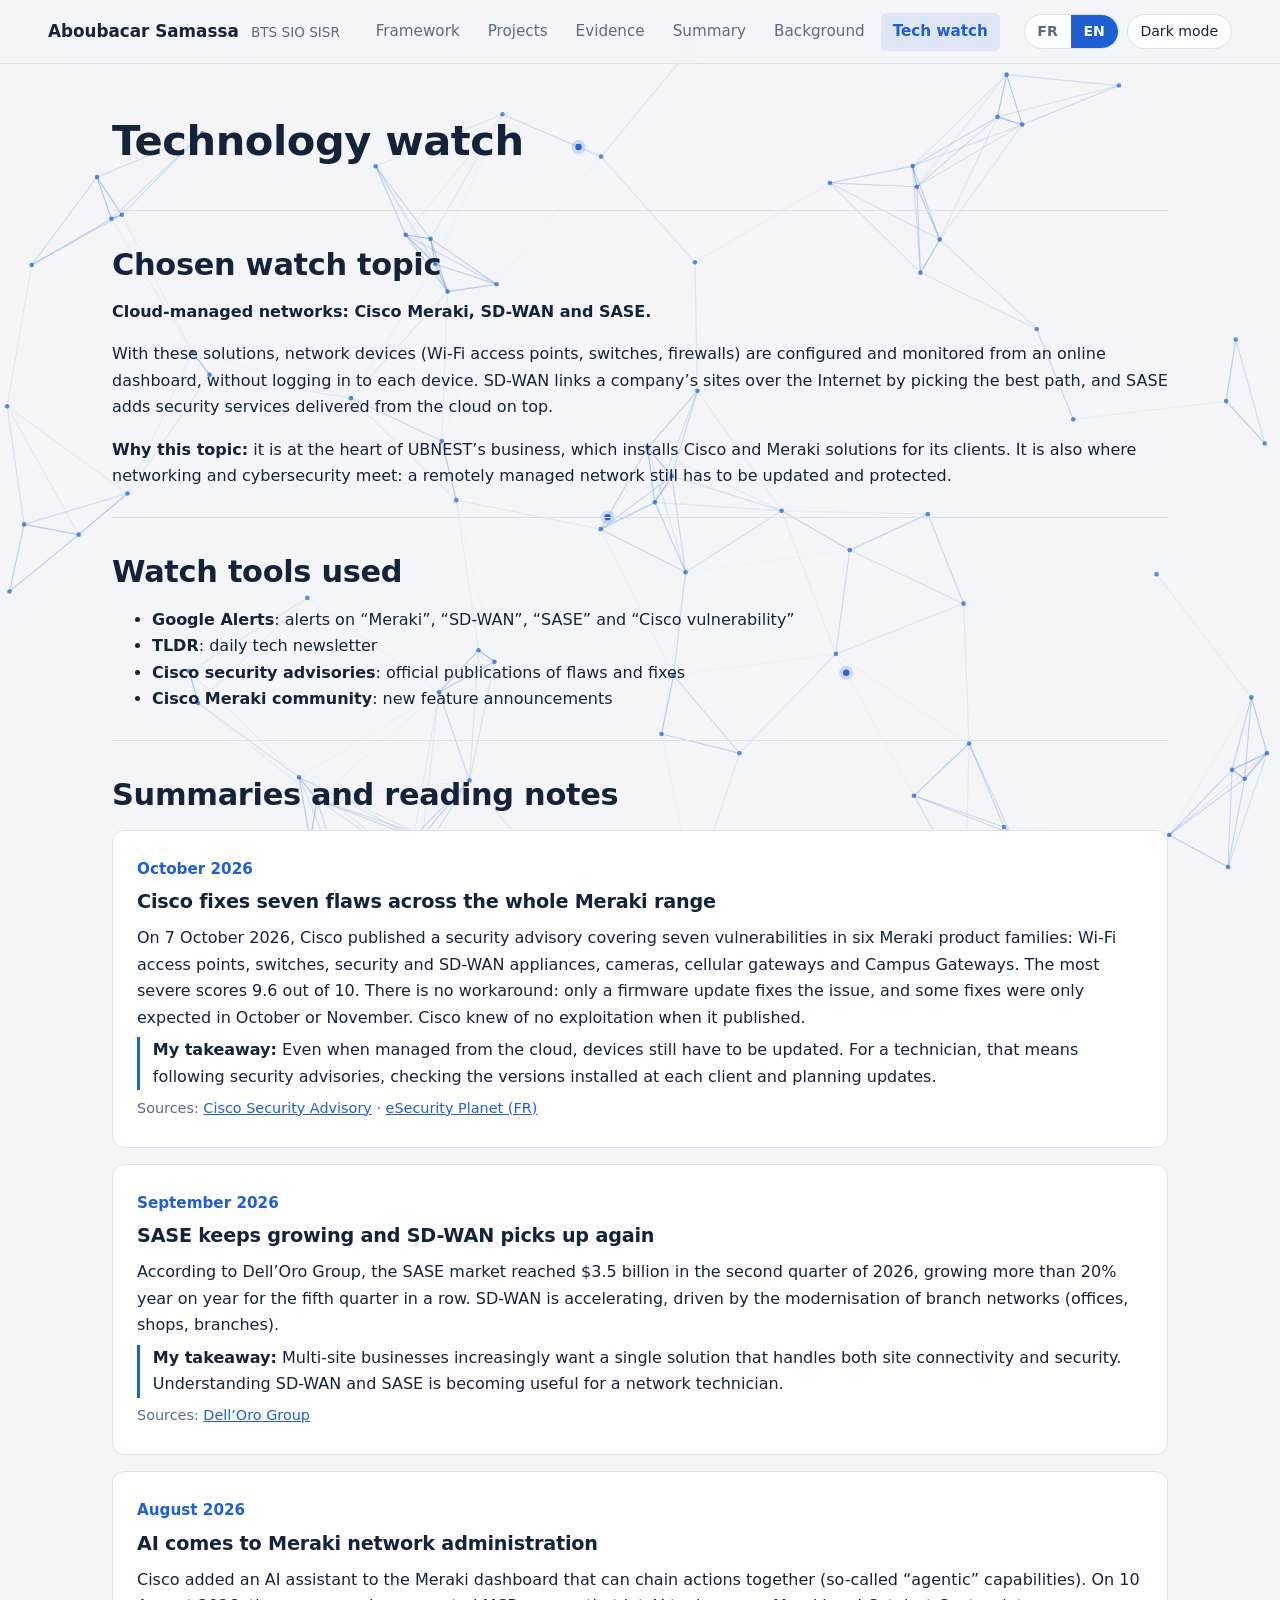
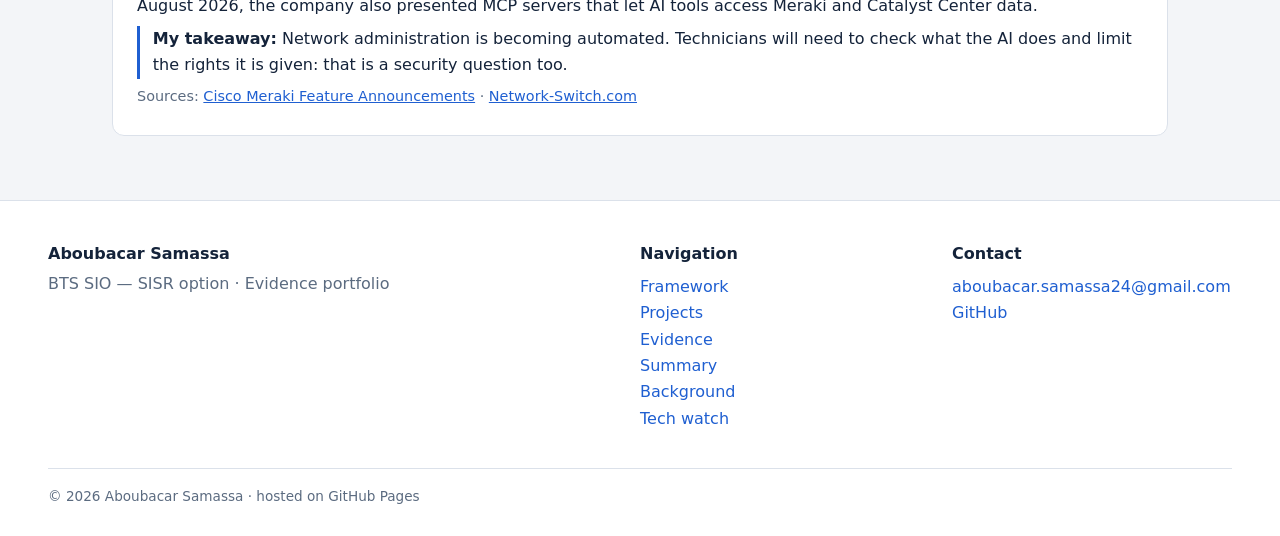
<file: veille-en.html>
<!DOCTYPE html>
<html lang="en" data-theme="light">
<head>
<meta charset="utf-8">
<meta name="viewport" content="width=device-width, initial-scale=1">
<title>Technology watch — Aboubacar Samassa</title>
<meta name="description" content="Evidence portfolio — BTS SIO SISR · Aboubacar Samassa">
<script>(function(){var d=document.documentElement;d.classList.add("js");try{var s=localStorage.getItem("theme");d.dataset.theme=s||(matchMedia("(prefers-color-scheme: dark)").matches?"dark":"light")}catch(e){}})()</script>
<link rel="stylesheet" href="style.css?v=5">
</head>
<body>
<canvas id="fond" aria-hidden="true"></canvas>
<div id="progression" aria-hidden="true"></div>
<a class="skip" href="#main">Skip to content</a>
<header class="topbar">
  <a class="marque" href="index-en.html">Aboubacar Samassa <span>BTS SIO SISR</span></a>
  <nav aria-label="Main navigation"><ul><li><a href="referentiel-en.html">Framework</a></li><li><a href="realisations-en.html">Projects</a></li><li><a href="preuves-en.html">Evidence</a></li><li><a href="synthese-en.html">Summary</a></li><li><a href="parcours-en.html">Background</a></li><li><a href="veille-en.html" aria-current="page">Tech watch</a></li></ul></nav>
  <div class="outils"><div class="langues" role="group" aria-label="Langue / Language"><a href="veille.html" lang="fr" hreflang="fr" title="Français">FR</a><span aria-current="true" title="English">EN</span></div>
  <button class="outil" id="theme" type="button" aria-pressed="false">Dark mode</button></div>
</header>
<main id="main"><section class="entete-page"><h1>Technology watch</h1></section><div class="contenu"><section class="bloc"><h2>Chosen watch topic</h2><p><strong>Cloud-managed networks: Cisco Meraki, SD-WAN and SASE.</strong></p><p>With these solutions, network devices (Wi-Fi access points, switches, firewalls) are configured and monitored from an online dashboard, without logging in to each device. SD-WAN links a company’s sites over the Internet by picking the best path, and SASE adds security services delivered from the cloud on top.</p><p><strong>Why this topic:</strong> it is at the heart of UBNEST’s business, which installs Cisco and Meraki solutions for its clients. It is also where networking and cybersecurity meet: a remotely managed network still has to be updated and protected.</p></section><section class="bloc"><h2>Watch tools used</h2><ul><li><strong>Google Alerts</strong>: alerts on “Meraki”, “SD-WAN”, “SASE” and “Cisco vulnerability”</li><li><strong>TLDR</strong>: daily tech newsletter</li><li><strong>Cisco security advisories</strong>: official publications of flaws and fixes</li><li><strong>Cisco Meraki community</strong>: new feature announcements</li></ul></section><section class="bloc"><h2>Summaries and reading notes</h2><article class="fiche veille"><p class="surtitre">October 2026</p><h3>Cisco fixes seven flaws across the whole Meraki range</h3><p>On 7 October 2026, Cisco published a security advisory covering seven vulnerabilities in six Meraki product families: Wi-Fi access points, switches, security and SD-WAN appliances, cameras, cellular gateways and Campus Gateways. The most severe scores 9.6 out of 10. There is no workaround: only a firmware update fixes the issue, and some fixes were only expected in October or November. Cisco knew of no exploitation when it published.</p><p class="retiens"><strong>My takeaway:</strong> Even when managed from the cloud, devices still have to be updated. For a technician, that means following security advisories, checking the versions installed at each client and planning updates.</p><p class="petit">Sources: <a href="https://www.cisco.com/c/en/us/support/docs/csa/cisco-sa-hardening-meraki-os-drbEX9GH.html">Cisco Security Advisory</a> · <a href="https://www.esecurityplanet.com/fr/vulnerabilities/la-mise-a-jour-de-securite-de-cisco-meraki-corrige-des-failles-critiques-mais-certains-correctifs-restent-en-attente/">eSecurity Planet (FR)</a></p></article><article class="fiche veille"><p class="surtitre">September 2026</p><h3>SASE keeps growing and SD-WAN picks up again</h3><p>According to Dell’Oro Group, the SASE market reached $3.5 billion in the second quarter of 2026, growing more than 20% year on year for the fifth quarter in a row. SD-WAN is accelerating, driven by the modernisation of branch networks (offices, shops, branches).</p><p class="retiens"><strong>My takeaway:</strong> Multi-site businesses increasingly want a single solution that handles both site connectivity and security. Understanding SD-WAN and SASE is becoming useful for a network technician.</p><p class="petit">Sources: <a href="https://www.delloro.com/news/sase-revenue-grows-above-20-percent-as-sd-wan-reaccelerates-in-2q-2026/">Dell’Oro Group</a></p></article><article class="fiche veille"><p class="surtitre">August 2026</p><h3>AI comes to Meraki network administration</h3><p>Cisco added an AI assistant to the Meraki dashboard that can chain actions together (so-called “agentic” capabilities). On 10 August 2026, the company also presented MCP servers that let AI tools access Meraki and Catalyst Center data.</p><p class="retiens"><strong>My takeaway:</strong> Network administration is becoming automated. Technicians will need to check what the AI does and limit the rights it is given: that is a security question too.</p><p class="petit">Sources: <a href="https://community.meraki.com/t5/Feature-Announcements/bg-p/new-features">Cisco Meraki Feature Announcements</a> · <a href="https://network-switch.com/blogs/news/cisco-agentic-networking-and-sd-wan">Network-Switch.com</a></p></article></section></div></main>
<footer class="pied">
  <div><strong>Aboubacar Samassa</strong><p>BTS SIO — SISR option · Evidence portfolio</p></div>
  <div><strong>Navigation</strong><ul><li><a href="referentiel-en.html">Framework</a></li><li><a href="realisations-en.html">Projects</a></li><li><a href="preuves-en.html">Evidence</a></li><li><a href="synthese-en.html">Summary</a></li><li><a href="parcours-en.html">Background</a></li><li><a href="veille-en.html">Tech watch</a></li></ul></div>
  <div><strong>Contact</strong><ul><li><a href="mailto:aboubacar.samassa24@gmail.com">aboubacar.samassa24@gmail.com</a></li><li><a href="https://github.com/Ubasams24">GitHub</a></li></ul></div>
  <p class="copy">© 2026 Aboubacar Samassa · hosted on GitHub Pages</p>
</footer>
<script src="script.js?v=5"></script>
<script src="fond.js?v=5"></script>
</body>
</html>
</file>
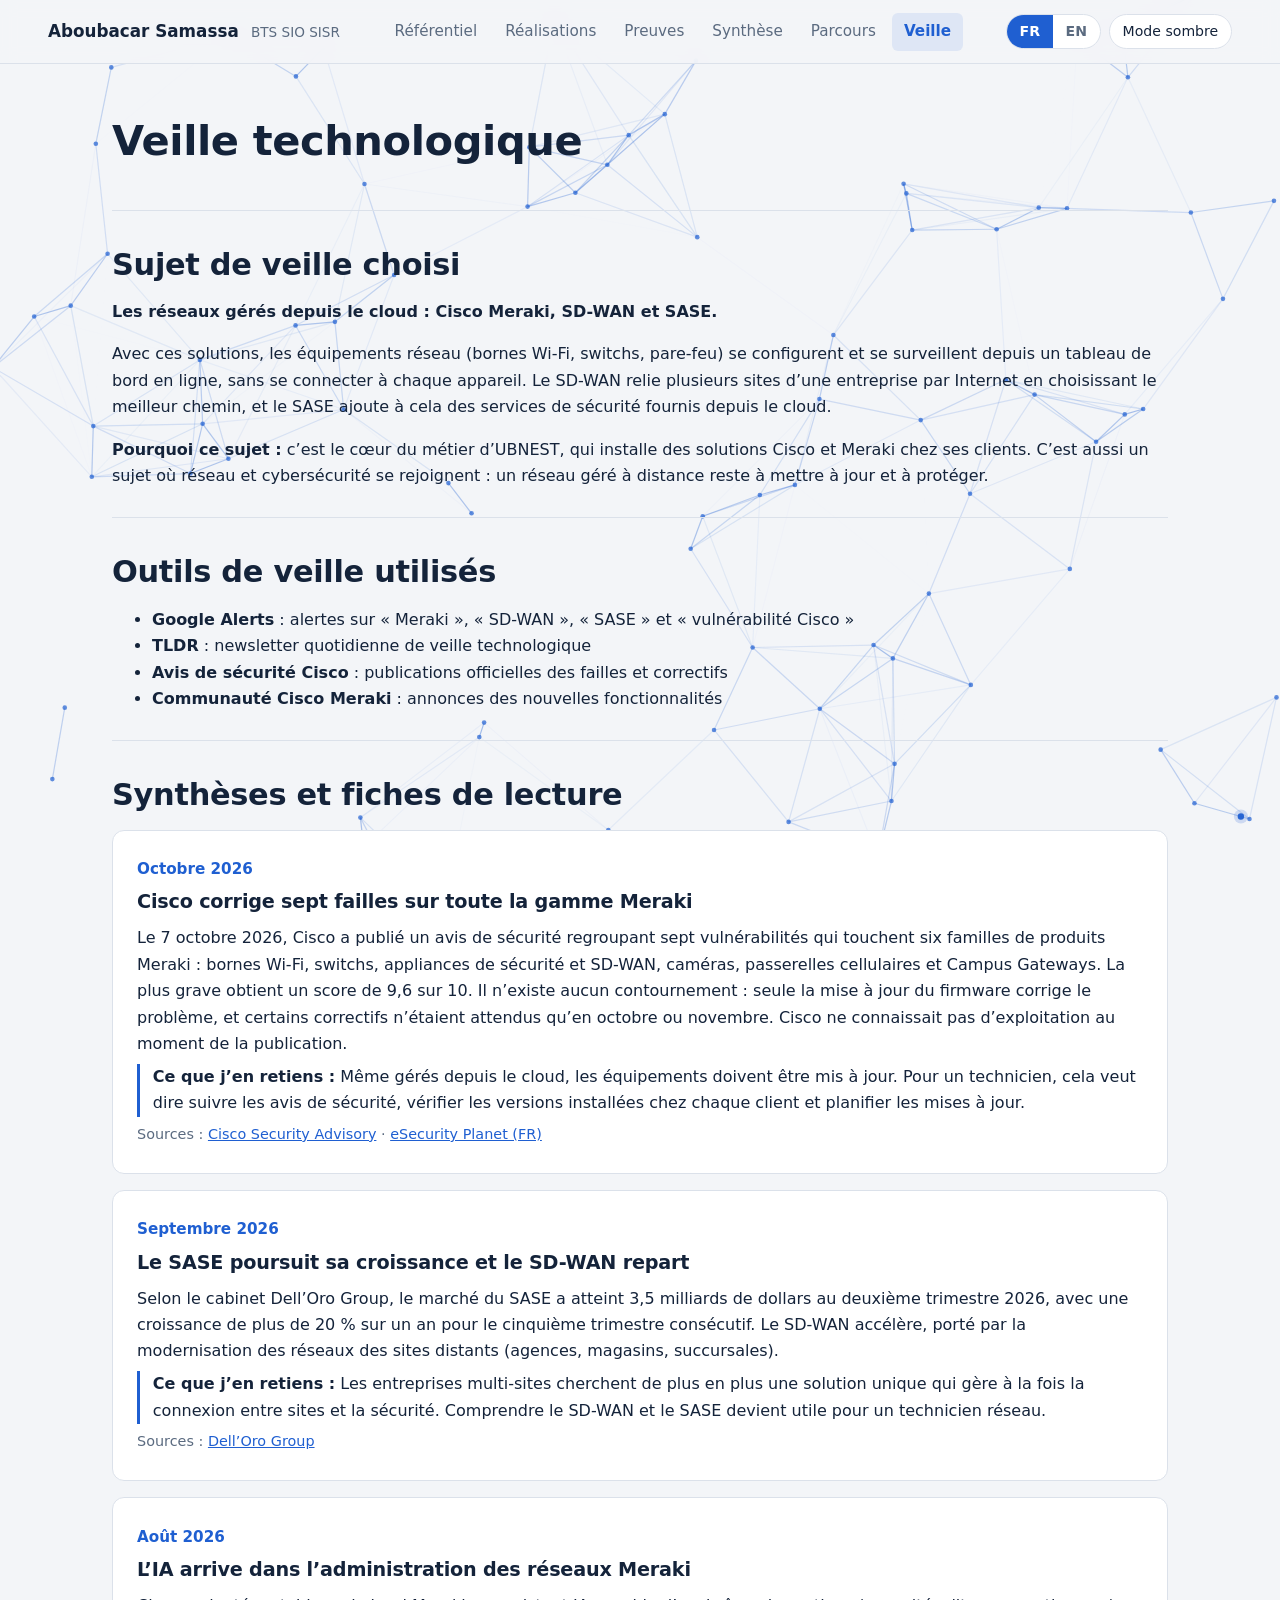
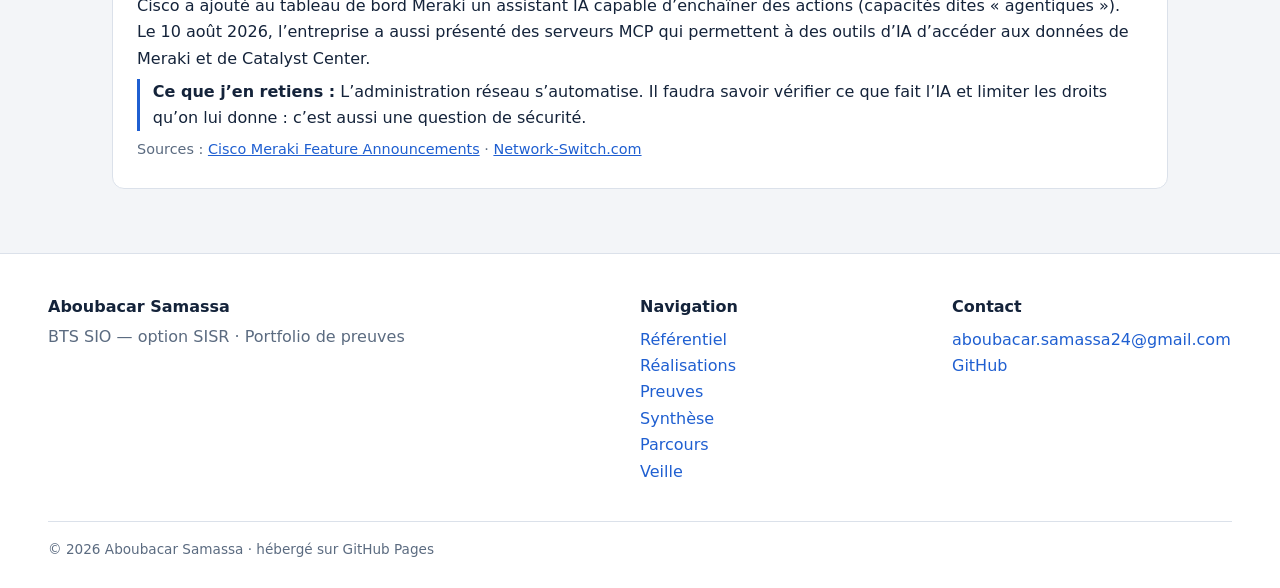
<file: veille.html>
<!DOCTYPE html>
<html lang="fr" data-theme="light">
<head>
<meta charset="utf-8">
<meta name="viewport" content="width=device-width, initial-scale=1">
<title>Veille technologique — Aboubacar Samassa</title>
<meta name="description" content="Portfolio de preuves — BTS SIO SISR · Aboubacar Samassa">
<script>(function(){var d=document.documentElement;d.classList.add("js");try{var s=localStorage.getItem("theme");d.dataset.theme=s||(matchMedia("(prefers-color-scheme: dark)").matches?"dark":"light")}catch(e){}})()</script>
<link rel="stylesheet" href="style.css?v=5">
</head>
<body>
<canvas id="fond" aria-hidden="true"></canvas>
<div id="progression" aria-hidden="true"></div>
<a class="skip" href="#main">Aller au contenu</a>
<header class="topbar">
  <a class="marque" href="index.html">Aboubacar Samassa <span>BTS SIO SISR</span></a>
  <nav aria-label="Navigation principale"><ul><li><a href="referentiel.html">Référentiel</a></li><li><a href="realisations.html">Réalisations</a></li><li><a href="preuves.html">Preuves</a></li><li><a href="synthese.html">Synthèse</a></li><li><a href="parcours.html">Parcours</a></li><li><a href="veille.html" aria-current="page">Veille</a></li></ul></nav>
  <div class="outils"><div class="langues" role="group" aria-label="Langue / Language"><span aria-current="true" title="Français">FR</span><a href="veille-en.html" lang="en" hreflang="en" title="English">EN</a></div>
  <button class="outil" id="theme" type="button" aria-pressed="false">Mode sombre</button></div>
</header>
<main id="main"><section class="entete-page"><h1>Veille technologique</h1></section><div class="contenu"><section class="bloc"><h2>Sujet de veille choisi</h2><p><strong>Les réseaux gérés depuis le cloud : Cisco Meraki, SD-WAN et SASE.</strong></p><p>Avec ces solutions, les équipements réseau (bornes Wi-Fi, switchs, pare-feu) se configurent et se surveillent depuis un tableau de bord en ligne, sans se connecter à chaque appareil. Le SD-WAN relie plusieurs sites d’une entreprise par Internet en choisissant le meilleur chemin, et le SASE ajoute à cela des services de sécurité fournis depuis le cloud.</p><p><strong>Pourquoi ce sujet :</strong> c’est le cœur du métier d’UBNEST, qui installe des solutions Cisco et Meraki chez ses clients. C’est aussi un sujet où réseau et cybersécurité se rejoignent : un réseau géré à distance reste à mettre à jour et à protéger.</p></section><section class="bloc"><h2>Outils de veille utilisés</h2><ul><li><strong>Google Alerts</strong> : alertes sur « Meraki », « SD-WAN », « SASE » et « vulnérabilité Cisco »</li><li><strong>TLDR</strong> : newsletter quotidienne de veille technologique</li><li><strong>Avis de sécurité Cisco</strong> : publications officielles des failles et correctifs</li><li><strong>Communauté Cisco Meraki</strong> : annonces des nouvelles fonctionnalités</li></ul></section><section class="bloc"><h2>Synthèses et fiches de lecture</h2><article class="fiche veille"><p class="surtitre">Octobre 2026</p><h3>Cisco corrige sept failles sur toute la gamme Meraki</h3><p>Le 7 octobre 2026, Cisco a publié un avis de sécurité regroupant sept vulnérabilités qui touchent six familles de produits Meraki : bornes Wi-Fi, switchs, appliances de sécurité et SD-WAN, caméras, passerelles cellulaires et Campus Gateways. La plus grave obtient un score de 9,6 sur 10. Il n’existe aucun contournement : seule la mise à jour du firmware corrige le problème, et certains correctifs n’étaient attendus qu’en octobre ou novembre. Cisco ne connaissait pas d’exploitation au moment de la publication.</p><p class="retiens"><strong>Ce que j’en retiens :</strong> Même gérés depuis le cloud, les équipements doivent être mis à jour. Pour un technicien, cela veut dire suivre les avis de sécurité, vérifier les versions installées chez chaque client et planifier les mises à jour.</p><p class="petit">Sources : <a href="https://www.cisco.com/c/en/us/support/docs/csa/cisco-sa-hardening-meraki-os-drbEX9GH.html">Cisco Security Advisory</a> · <a href="https://www.esecurityplanet.com/fr/vulnerabilities/la-mise-a-jour-de-securite-de-cisco-meraki-corrige-des-failles-critiques-mais-certains-correctifs-restent-en-attente/">eSecurity Planet (FR)</a></p></article><article class="fiche veille"><p class="surtitre">Septembre 2026</p><h3>Le SASE poursuit sa croissance et le SD-WAN repart</h3><p>Selon le cabinet Dell’Oro Group, le marché du SASE a atteint 3,5 milliards de dollars au deuxième trimestre 2026, avec une croissance de plus de 20 % sur un an pour le cinquième trimestre consécutif. Le SD-WAN accélère, porté par la modernisation des réseaux des sites distants (agences, magasins, succursales).</p><p class="retiens"><strong>Ce que j’en retiens :</strong> Les entreprises multi-sites cherchent de plus en plus une solution unique qui gère à la fois la connexion entre sites et la sécurité. Comprendre le SD-WAN et le SASE devient utile pour un technicien réseau.</p><p class="petit">Sources : <a href="https://www.delloro.com/news/sase-revenue-grows-above-20-percent-as-sd-wan-reaccelerates-in-2q-2026/">Dell’Oro Group</a></p></article><article class="fiche veille"><p class="surtitre">Août 2026</p><h3>L’IA arrive dans l’administration des réseaux Meraki</h3><p>Cisco a ajouté au tableau de bord Meraki un assistant IA capable d’enchaîner des actions (capacités dites « agentiques »). Le 10 août 2026, l’entreprise a aussi présenté des serveurs MCP qui permettent à des outils d’IA d’accéder aux données de Meraki et de Catalyst Center.</p><p class="retiens"><strong>Ce que j’en retiens :</strong> L’administration réseau s’automatise. Il faudra savoir vérifier ce que fait l’IA et limiter les droits qu’on lui donne : c’est aussi une question de sécurité.</p><p class="petit">Sources : <a href="https://community.meraki.com/t5/Feature-Announcements/bg-p/new-features">Cisco Meraki Feature Announcements</a> · <a href="https://network-switch.com/blogs/news/cisco-agentic-networking-and-sd-wan">Network-Switch.com</a></p></article></section></div></main>
<footer class="pied">
  <div><strong>Aboubacar Samassa</strong><p>BTS SIO — option SISR · Portfolio de preuves</p></div>
  <div><strong>Navigation</strong><ul><li><a href="referentiel.html">Référentiel</a></li><li><a href="realisations.html">Réalisations</a></li><li><a href="preuves.html">Preuves</a></li><li><a href="synthese.html">Synthèse</a></li><li><a href="parcours.html">Parcours</a></li><li><a href="veille.html">Veille</a></li></ul></div>
  <div><strong>Contact</strong><ul><li><a href="mailto:aboubacar.samassa24@gmail.com">aboubacar.samassa24@gmail.com</a></li><li><a href="https://github.com/Ubasams24">GitHub</a></li></ul></div>
  <p class="copy">© 2026 Aboubacar Samassa · hébergé sur GitHub Pages</p>
</footer>
<script src="script.js?v=5"></script>
<script src="fond.js?v=5"></script>
</body>
</html>
</file>
<file: style.css>
:root{
  --fond:#f3f5f8; --carte:#fff; --encre:#14233a; --doux:#5b6b80; --accent:#1f5fd1; --accent-fort:#184fb0;
  --filet:#dbe1ea; --barre:rgba(243,245,248,.92); --th-fond:#14233a; --th-texte:#fff; --sur-accent:#fff;
  --teinte:rgba(31,95,209,.1); --teinte-faible:rgba(31,95,209,.05); --ombre:rgba(20,35,58,.1); color-scheme:light;
}
:root[data-theme="dark"]{
  --fond:#0e1624; --carte:#16223a; --encre:#e6edf7; --doux:#9fb0c7; --accent:#6ea0ff; --accent-fort:#8db4ff;
  --filet:#263553; --barre:rgba(14,22,36,.92); --th-fond:#223457; --th-texte:#e6edf7; --sur-accent:#0b1626;
  --teinte:rgba(110,160,255,.16); --teinte-faible:rgba(110,160,255,.07); --ombre:rgba(0,0,0,.4); color-scheme:dark;
}
*{box-sizing:border-box}
html{scroll-behavior:smooth}
body{margin:0;background:var(--fond);color:var(--encre);font-family:system-ui,-apple-system,"Segoe UI",Roboto,sans-serif;
  line-height:1.65;transition:background-color .3s,color .3s}
a{color:var(--accent)}
:focus-visible{outline:3px solid var(--accent);outline-offset:3px}
.skip{position:absolute;left:-999px}
.skip:focus{left:1rem;top:1rem;background:var(--carte);padding:.5rem 1rem;z-index:20}

.topbar{position:sticky;top:0;z-index:10;background:var(--barre);backdrop-filter:blur(8px);border-bottom:1px solid var(--filet);
  display:flex;align-items:center;justify-content:space-between;gap:1rem;padding:.8rem clamp(1rem,4vw,3rem);flex-wrap:wrap}
.marque{color:var(--encre);text-decoration:none;font-weight:700;font-size:1.05rem}
.marque span{font-weight:500;color:var(--doux);font-size:.85rem;margin-left:.4rem}
.topbar ul{list-style:none;display:flex;gap:.25rem;margin:0;padding:0;flex-wrap:wrap}
.topbar nav a{display:block;padding:.4rem .75rem;border-radius:6px;color:var(--doux);text-decoration:none;font-size:.95rem}
.topbar nav a:hover{color:var(--encre);background:var(--teinte-faible)}
.topbar nav a[aria-current="page"]{color:var(--accent);font-weight:600;background:var(--teinte)}
.outils{display:flex;gap:.5rem;align-items:center}
.outil{border:1px solid var(--filet);background:var(--carte);color:var(--encre);padding:.3rem .8rem;border-radius:99px;
  font:inherit;font-size:.88rem;cursor:pointer;text-decoration:none}
.outil:hover{border-color:var(--accent);color:var(--accent)}
.outil[aria-pressed="true"]{background:var(--accent);color:var(--sur-accent);border-color:var(--accent)}

main{max-width:72rem;margin:0 auto;padding:0 clamp(1rem,4vw,3rem) 3rem}
h1,h2,h3{line-height:1.2;letter-spacing:-.01em}
h1{font-size:clamp(2.2rem,5vw,3.4rem);margin:.2rem 0 .5rem}
h2{font-size:clamp(1.5rem,2.6vw,1.9rem);margin:2rem 0 .75rem}
h3{font-size:1.2rem;margin:.5rem 0 .75rem}
.surtitre{color:var(--accent);font-weight:600;font-size:.95rem;margin:0}
.lead{color:var(--doux);font-size:1.1rem;max-width:44rem}
.petit{color:var(--doux);font-size:.9rem;margin:.5rem 0 0}

.hero{display:grid;grid-template-columns:1.1fr 1fr;gap:3rem;align-items:center;padding:4rem 0 3rem}
.accroche{font-size:1.2rem;color:var(--doux);margin:0 0 1rem}
.intro{max-width:36rem;margin:.5rem 0}
.statut{display:inline-block;background:var(--teinte);color:var(--accent);border-radius:99px;padding:.2rem .9rem;font-weight:600;font-size:.92rem;margin:.25rem 0}
blockquote{margin:1.5rem 0;padding:.25rem 0 .25rem 1.1rem;border-left:4px solid var(--accent);font-style:italic;max-width:34rem}
.actions{display:flex;gap:.75rem;flex-wrap:wrap;margin:1.5rem 0 0}
.bouton{display:inline-block;background:var(--accent);color:var(--sur-accent);text-decoration:none;padding:.7rem 1.25rem;
  border-radius:8px;font-weight:600;border:2px solid var(--accent)}
.bouton:hover{background:var(--accent-fort);border-color:var(--accent-fort)}
.bouton.clair{background:transparent;color:var(--accent)}
.bouton.clair:hover{background:var(--teinte-faible)}

/* schéma réseau */
.schema{margin:0;background:var(--carte);border:1px solid var(--filet);border-radius:14px;padding:1rem}
.schema svg{width:100%;height:auto;display:block}
.lien{stroke:var(--accent);stroke-width:2;stroke-dasharray:6 6;animation:flux 1.2s linear infinite}
@keyframes flux{to{stroke-dashoffset:-12}}
.noeud{cursor:pointer;outline:none}
.noeud rect{fill:var(--carte);stroke:var(--accent);stroke-width:2;transition:fill .2s}
.noeud text{fill:var(--encre);font-size:13px;font-weight:600;text-anchor:middle;dominant-baseline:central;pointer-events:none;transition:fill .2s}
.noeud:hover rect,.noeud:focus rect,.noeud.actif rect{fill:var(--accent)}
.noeud:hover text,.noeud:focus text,.noeud.actif text{fill:var(--sur-accent)}
.noeud:focus-visible rect{stroke-width:4}
.schema figcaption{color:var(--doux);font-size:.9rem;margin-top:.5rem;min-height:3em;text-align:center}

.placeholder{border:1px dashed var(--doux);border-radius:8px;padding:1rem 1.25rem;color:var(--doux);background:var(--teinte-faible);max-width:44rem;margin:.5rem 0}
.section{border-top:1px solid var(--filet);padding:2.5rem 0}
.entete-ligne{display:flex;justify-content:space-between;align-items:baseline;gap:1rem;flex-wrap:wrap}
.entete-ligne h2{margin:.25rem 0 .75rem}
.lien-fort{font-weight:600;text-decoration:none}
.lien-fort:hover{text-decoration:underline}

.cartes{display:grid;grid-template-columns:repeat(3,1fr);gap:1rem;margin:1.25rem 0}
.carte{display:block;background:var(--carte);border:1px solid var(--filet);border-radius:12px;padding:1.25rem;text-decoration:none;color:var(--encre)}
.carte:hover{border-color:var(--accent)}
.carte-tete{display:flex;justify-content:space-between;align-items:baseline;font-size:1.3rem}
.pct{color:var(--accent);font-weight:700}
.carte-titre{margin:.4rem 0 .9rem;color:var(--doux);font-size:.95rem}
.barre{height:8px;border-radius:99px;background:var(--filet);overflow:hidden}
.barre i{display:block;height:100%;background:var(--accent);transition:width 1s ease .3s}

.etapes{list-style:none;counter-reset:e;display:grid;grid-template-columns:repeat(4,1fr);gap:1rem;padding:0;margin:1.25rem 0 0}
.etapes li{counter-increment:e;background:var(--carte);border:1px solid var(--filet);border-radius:12px;padding:1.1rem;display:flex;flex-direction:column;gap:.35rem}
.etapes li::before{content:counter(e);width:1.8rem;height:1.8rem;border-radius:50%;background:var(--accent);color:var(--sur-accent);display:grid;place-items:center;font-weight:700;font-size:.9rem}
.etapes span{color:var(--doux);font-size:.95rem}

.fiche{background:var(--carte);border:1px solid var(--filet);border-radius:12px;padding:1.25rem 1.5rem;margin:1rem 0}
.tags{display:flex;gap:.4rem;flex-wrap:wrap}
.tag{background:var(--teinte);color:var(--accent);border-radius:99px;padding:.15rem .7rem;font-size:.85rem;font-weight:600}
.fiche dl{margin:0;display:grid;grid-template-columns:12rem 1fr;gap:.5rem 1rem}
.fiche dt{font-weight:600}
.fiche dd{margin:0;color:var(--doux)}

.entete-page{padding:3rem 0 .5rem}
.entete-page h1{font-size:clamp(1.9rem,4vw,2.6rem)}
.bloc{border-top:1px solid var(--filet);margin-top:1.75rem;padding-top:.25rem}
.table-wrap{overflow-x:auto}
table{border-collapse:collapse;width:100%;background:var(--carte)}
th,td{text-align:left;padding:.75rem 1rem;border:1px solid var(--filet)}
th{background:var(--th-fond);color:var(--th-texte)}

.pied{border-top:1px solid var(--filet);background:var(--carte);padding:2.5rem clamp(1rem,4vw,3rem) 1.5rem;display:grid;grid-template-columns:2fr 1fr 1fr;gap:2rem}
.pied ul{list-style:none;margin:.4rem 0 0;padding:0}
.pied a{text-decoration:none}
.pied a:hover{text-decoration:underline}
.pied p{margin:.25rem 0;color:var(--doux)}
.copy{grid-column:1/-1;font-size:.85rem;border-top:1px solid var(--filet);padding-top:1rem}

/* animations */
@view-transition{navigation:auto}
.js .reveal{opacity:0;transform:translateY(16px);transition:opacity .6s ease,transform .6s ease}
.js .reveal.visible{opacity:1;transform:none}
@keyframes monte{from{opacity:0;transform:translateY(18px)}to{opacity:1;transform:none}}
.hero-texte>*{animation:monte .7s ease both}
.hero-texte>:nth-child(2){animation-delay:.08s}.hero-texte>:nth-child(3){animation-delay:.16s}
.hero-texte>:nth-child(4){animation-delay:.24s}.hero-texte>:nth-child(5){animation-delay:.32s}
.hero-texte>:nth-child(6){animation-delay:.40s}.hero-texte>:nth-child(7){animation-delay:.48s}
.schema{animation:monte .8s ease .3s both}
.topbar nav a,.bouton,.carte,.fiche,.outil,.lien-fort{transition:background-color .2s,color .2s,border-color .2s,transform .2s,box-shadow .2s}
.bouton:hover{transform:translateY(-2px);box-shadow:0 6px 16px var(--ombre)}
.bouton:active{transform:none;box-shadow:none}
.carte:hover,.fiche:hover,.js .reveal.visible.carte:hover,.js .reveal.visible.fiche:hover{transform:translateY(-3px);box-shadow:0 8px 22px var(--ombre)}

@media (max-width:860px){
  .hero{grid-template-columns:1fr;gap:1.5rem;padding-top:2.5rem}
  .cartes,.etapes{grid-template-columns:1fr}
  .fiche dl{grid-template-columns:1fr;gap:.1rem}
  .fiche dd{margin-bottom:.6rem}
  .pied{grid-template-columns:1fr}
}
@media (prefers-reduced-motion:reduce){
  *,*::before,*::after{animation:none !important;transition:none !important}
  html{scroll-behavior:auto}
}

/* sélecteur de langue FR | EN */
.langues{display:flex;border:1px solid var(--filet);border-radius:99px;overflow:hidden;background:var(--carte)}
.langues a,.langues span{padding:.3rem .8rem;font-size:.88rem;font-weight:600;text-decoration:none;color:var(--doux);transition:background-color .2s,color .2s}
.langues a:hover{background:var(--teinte-faible);color:var(--accent)}
.langues [aria-current]{background:var(--accent);color:var(--sur-accent)}

/* portrait */
.identite{display:flex;align-items:center;gap:1.5rem;flex-wrap:wrap;margin-bottom:.5rem}
.identite h1{font-size:clamp(2rem,4vw,2.9rem)}
.identite .accroche{margin-bottom:0}
.portrait{width:clamp(96px,14vw,140px);height:auto;aspect-ratio:1;border-radius:50%;object-fit:cover;flex:none;
  border:4px solid var(--carte);box-shadow:0 0 0 2px var(--accent),0 8px 24px var(--ombre)}

/* portrait à côté du nom */
.identite{flex-wrap:nowrap}
.identite>div{min-width:0}
.identite h1{font-size:clamp(1.9rem,3.1vw,2.6rem);margin:.15rem 0 .35rem}
.identite .accroche{font-size:1.05rem}
.portrait{width:clamp(88px,10vw,124px)}
@media (max-width:520px){.identite{flex-wrap:wrap}.portrait{width:104px}}

/* ===== Fond animé et animations discrètes ===== */
#fond{position:fixed;inset:0;width:100%;height:100%;z-index:-1;pointer-events:none}
#progression{position:fixed;top:0;left:0;right:0;height:3px;background:var(--accent);transform:scaleX(0);transform-origin:left;z-index:30;pointer-events:none}
.paquet{fill:var(--accent)}

/* soulignement qui glisse sous les liens du menu */
.topbar nav a{position:relative}
.topbar nav a::after{content:"";position:absolute;left:.75rem;right:.75rem;bottom:.2rem;height:2px;background:var(--accent);
  transform:scaleX(0);transform-origin:left;transition:transform .25s ease}
.topbar nav a:hover::after{transform:scaleX(1)}
.topbar nav a[aria-current="page"]::after{display:none}

/* halo lent autour du portrait */
@keyframes halo{0%,100%{box-shadow:0 0 0 2px var(--accent),0 8px 24px var(--ombre)}
  50%{box-shadow:0 0 0 2px var(--accent),0 0 0 9px var(--teinte-faible),0 8px 24px var(--ombre)}}
.portrait{animation:halo 4.5s ease-in-out infinite}

@media (prefers-reduced-motion:reduce){.paquet{display:none}#progression{transition:none}}

/* ===== Contenu : référentiel, synthèse, preuves, veille ===== */
code{font-family:ui-monospace,SFMono-Regular,Consolas,monospace;font-size:.85em;color:var(--accent);background:var(--teinte-faible);padding:.05rem .35rem;border-radius:4px}
h3 code{font-size:.8em}
.pill{display:inline-block;white-space:nowrap;border-radius:99px;padding:.1rem .65rem;font-size:.8rem;font-weight:600}
.pill.ok{background:var(--teinte);color:var(--accent)}
.pill.non{background:transparent;color:var(--doux);border:1px dashed var(--doux)}
.ref-liste,.preuves{list-style:none;padding:0;margin:.5rem 0 1.25rem}
.ref-liste li,.preuves li{background:var(--carte);border:1px solid var(--filet);border-radius:10px;padding:.65rem 1rem;margin:.45rem 0}
.ref-liste li:target{border-color:var(--accent);box-shadow:0 0 0 3px var(--teinte)}
.ref-ligne,.preuves li{display:flex;justify-content:space-between;align-items:center;gap:1rem}
.ref-liens{font-size:.9rem;margin-top:.3rem;color:var(--doux)}
.ref-liens a{margin-right:.6rem}
.cartes h3{margin:.6rem 0 .3rem;font-size:1.1rem}
.comps{list-style:none;padding:0;margin:0}
.comps li{margin:.15rem 0}
.comps a{text-decoration:none}
.fiche-pied{margin:.9rem 0 0}
.fiche:target{border-color:var(--accent)}
table.synthese td{vertical-align:top;font-size:.93rem}
.ligne-bloc td{background:var(--teinte);font-weight:700;color:var(--encre)}
.veille p{margin:.4rem 0}
.retiens{border-left:3px solid var(--accent);padding-left:.8rem}
@media (max-width:860px){.ref-ligne,.preuves li{flex-direction:column;align-items:flex-start;gap:.35rem}}
@media print{
  #fond,#progression,.topbar,.pied,.no-print,.skip{display:none !important}
  body{background:#fff;color:#000}
  .reveal{opacity:1 !important;transform:none !important}
  th{background:#eee !important;color:#000 !important}
  a{color:#000;text-decoration:none}
}
</file>
